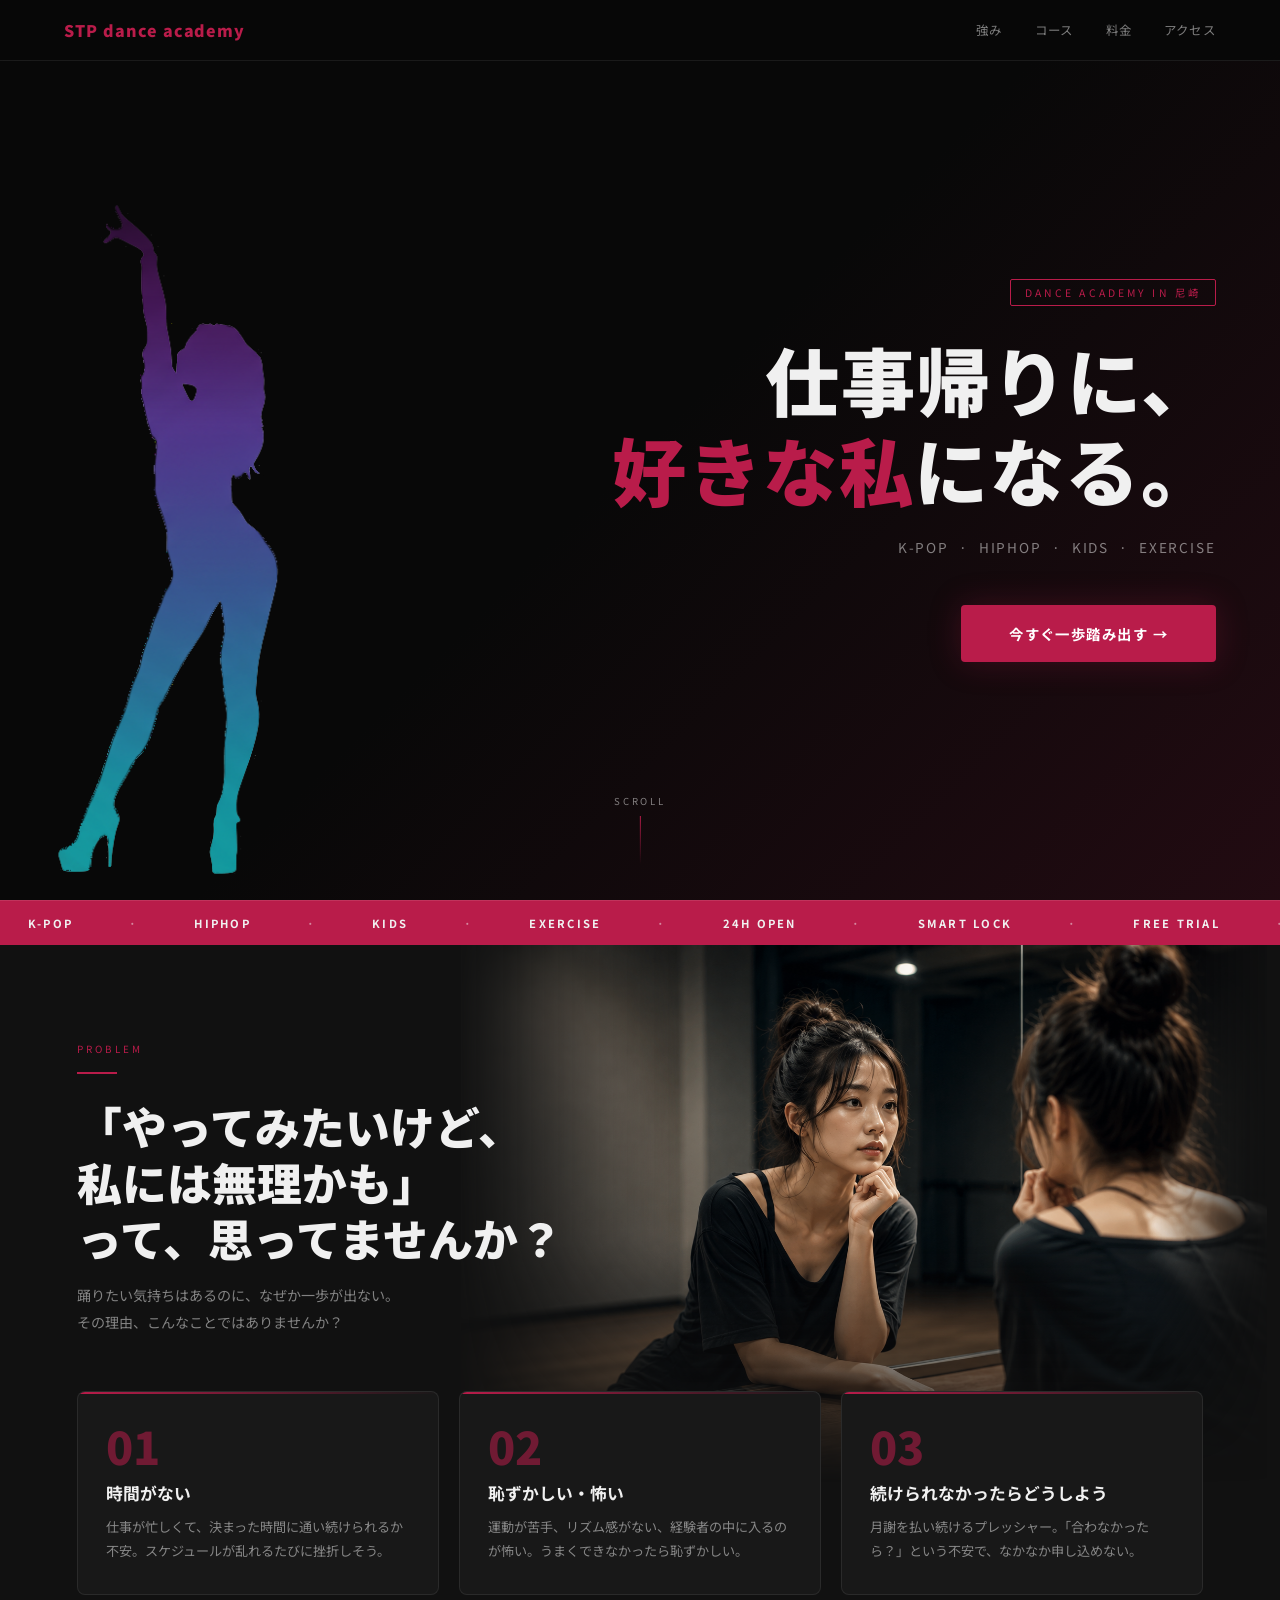
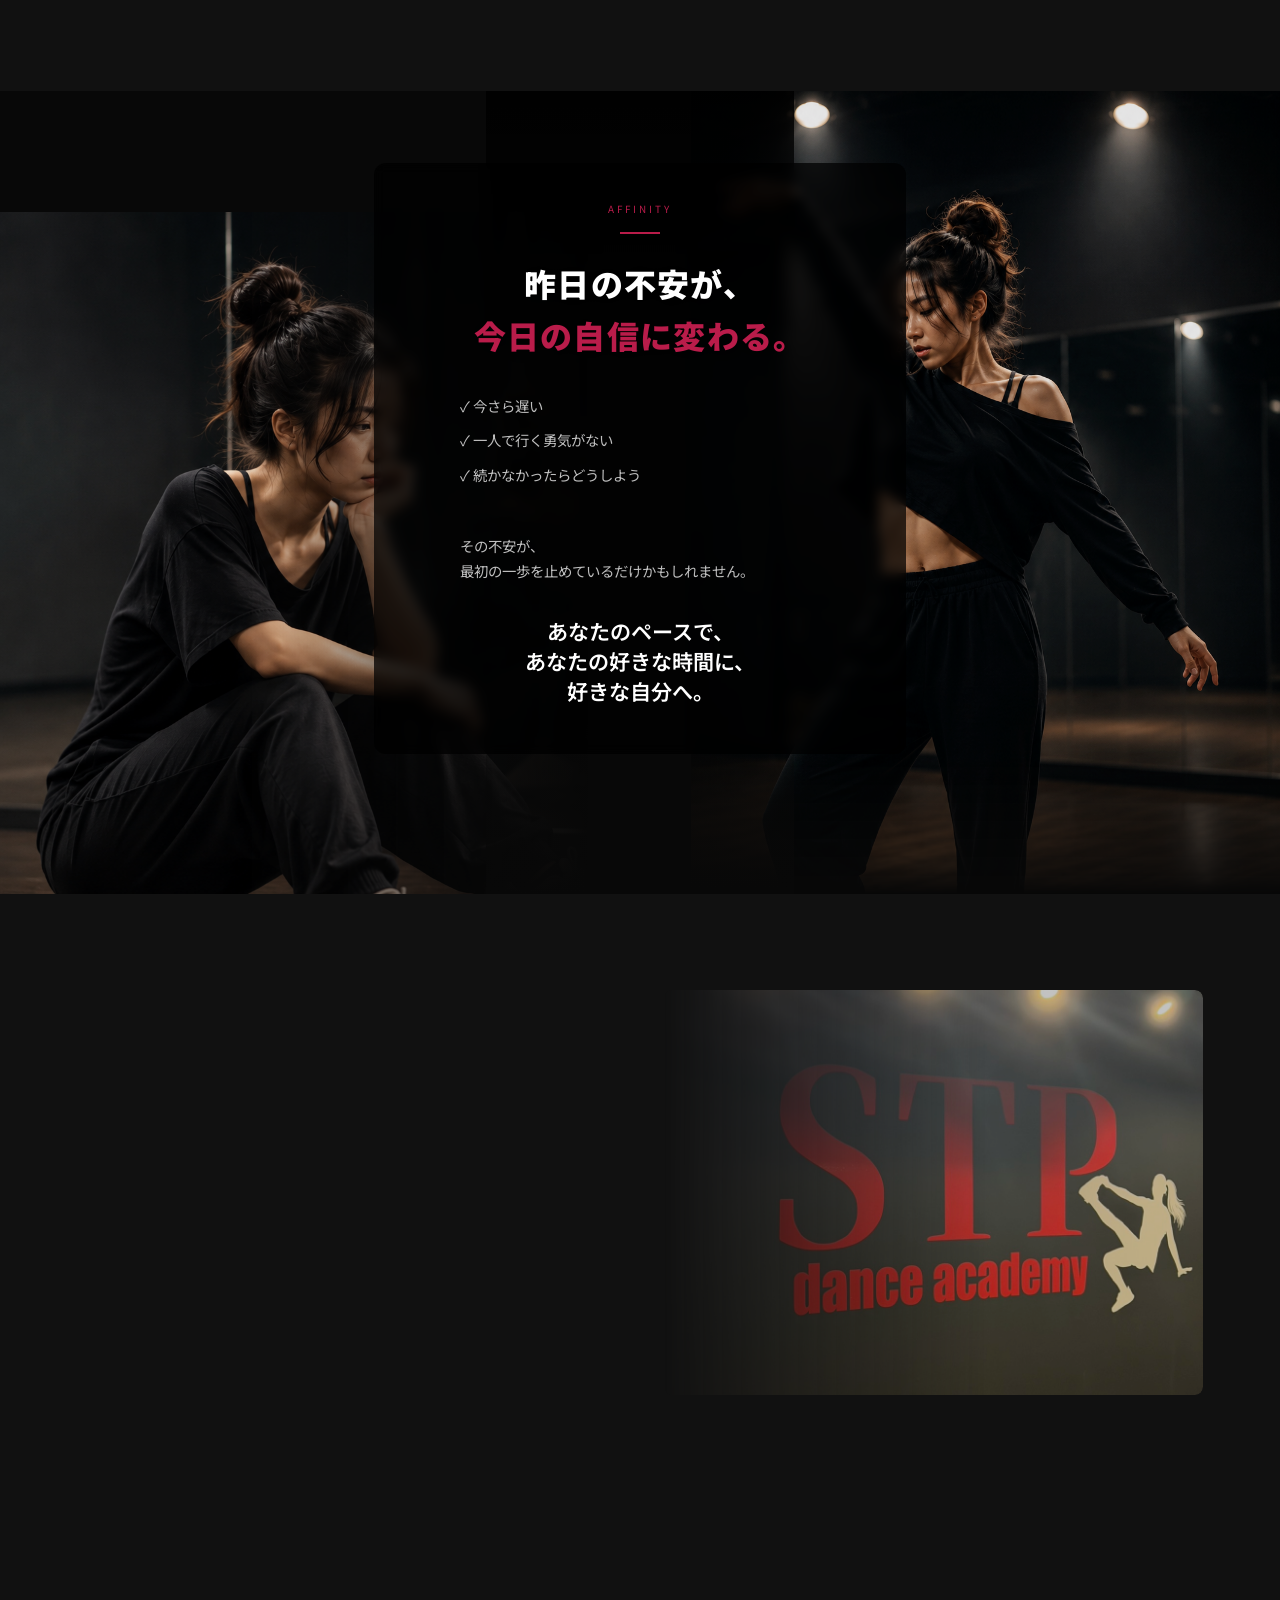
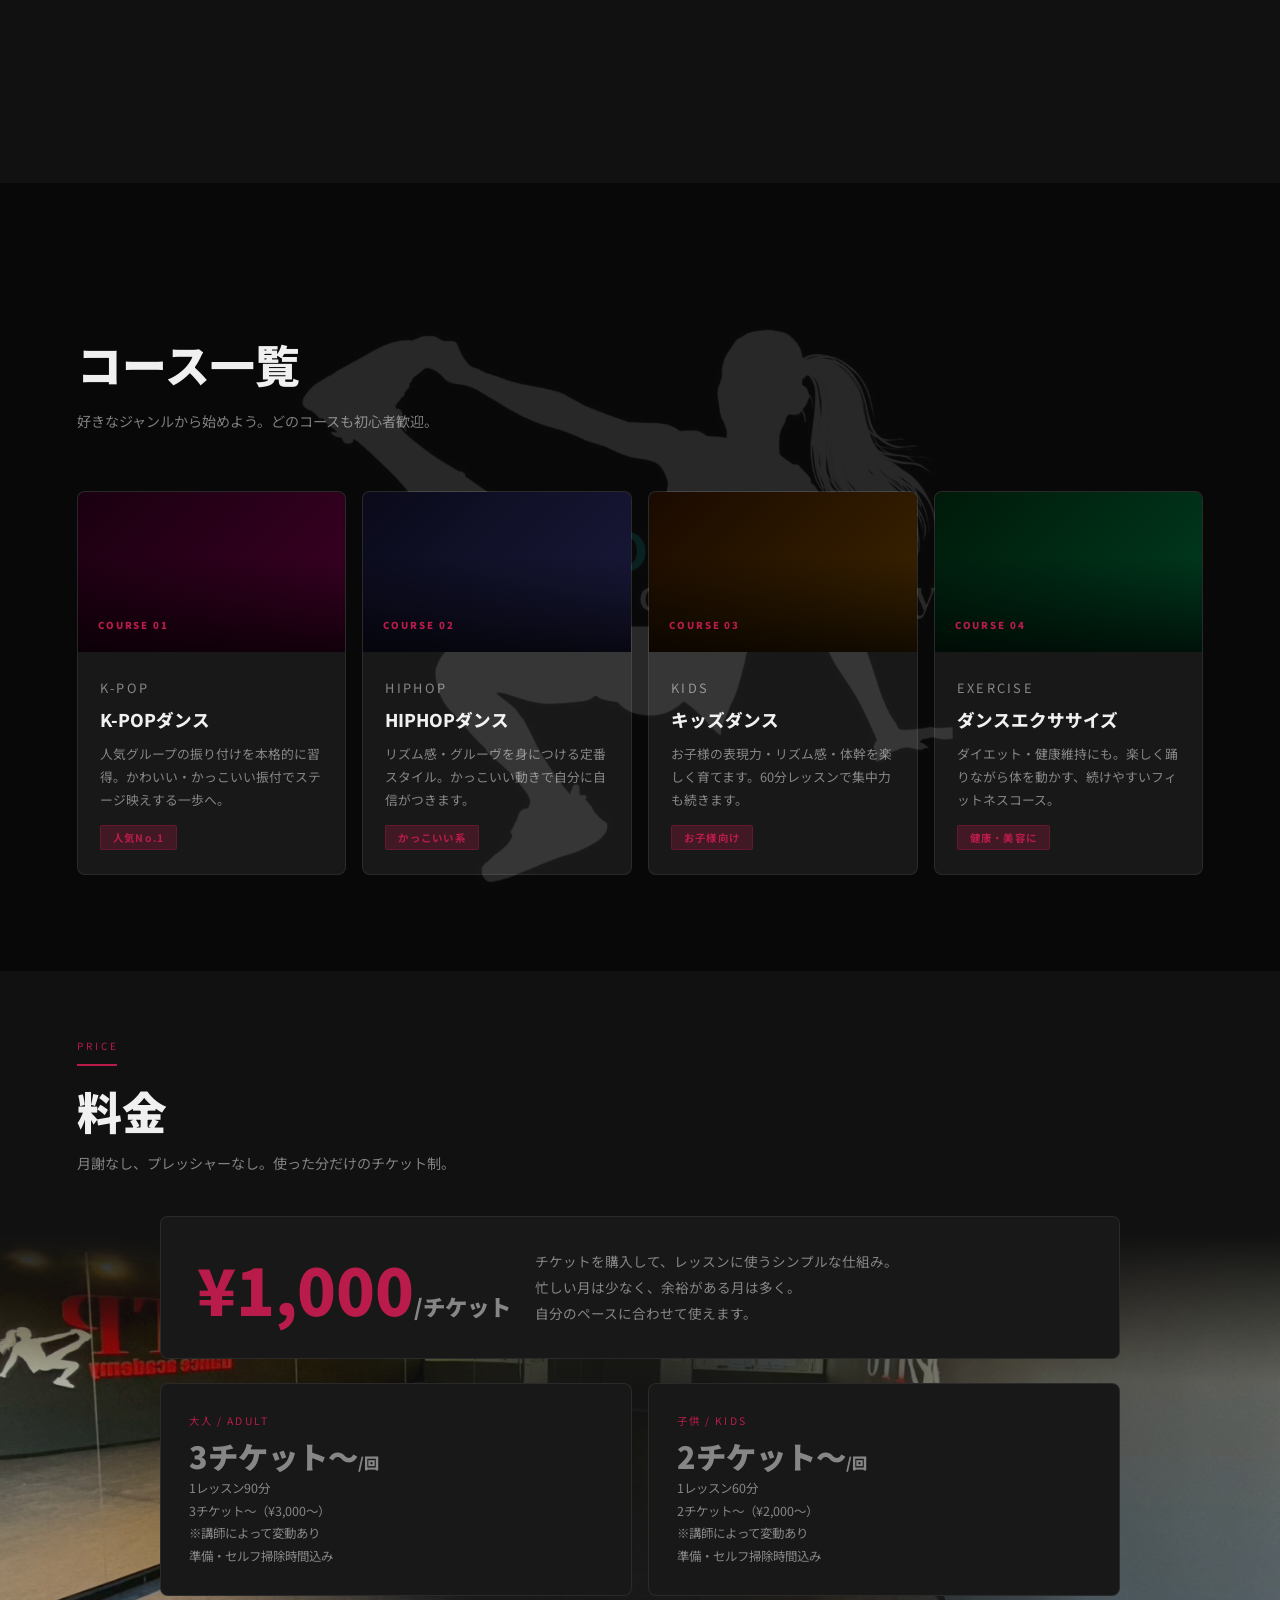
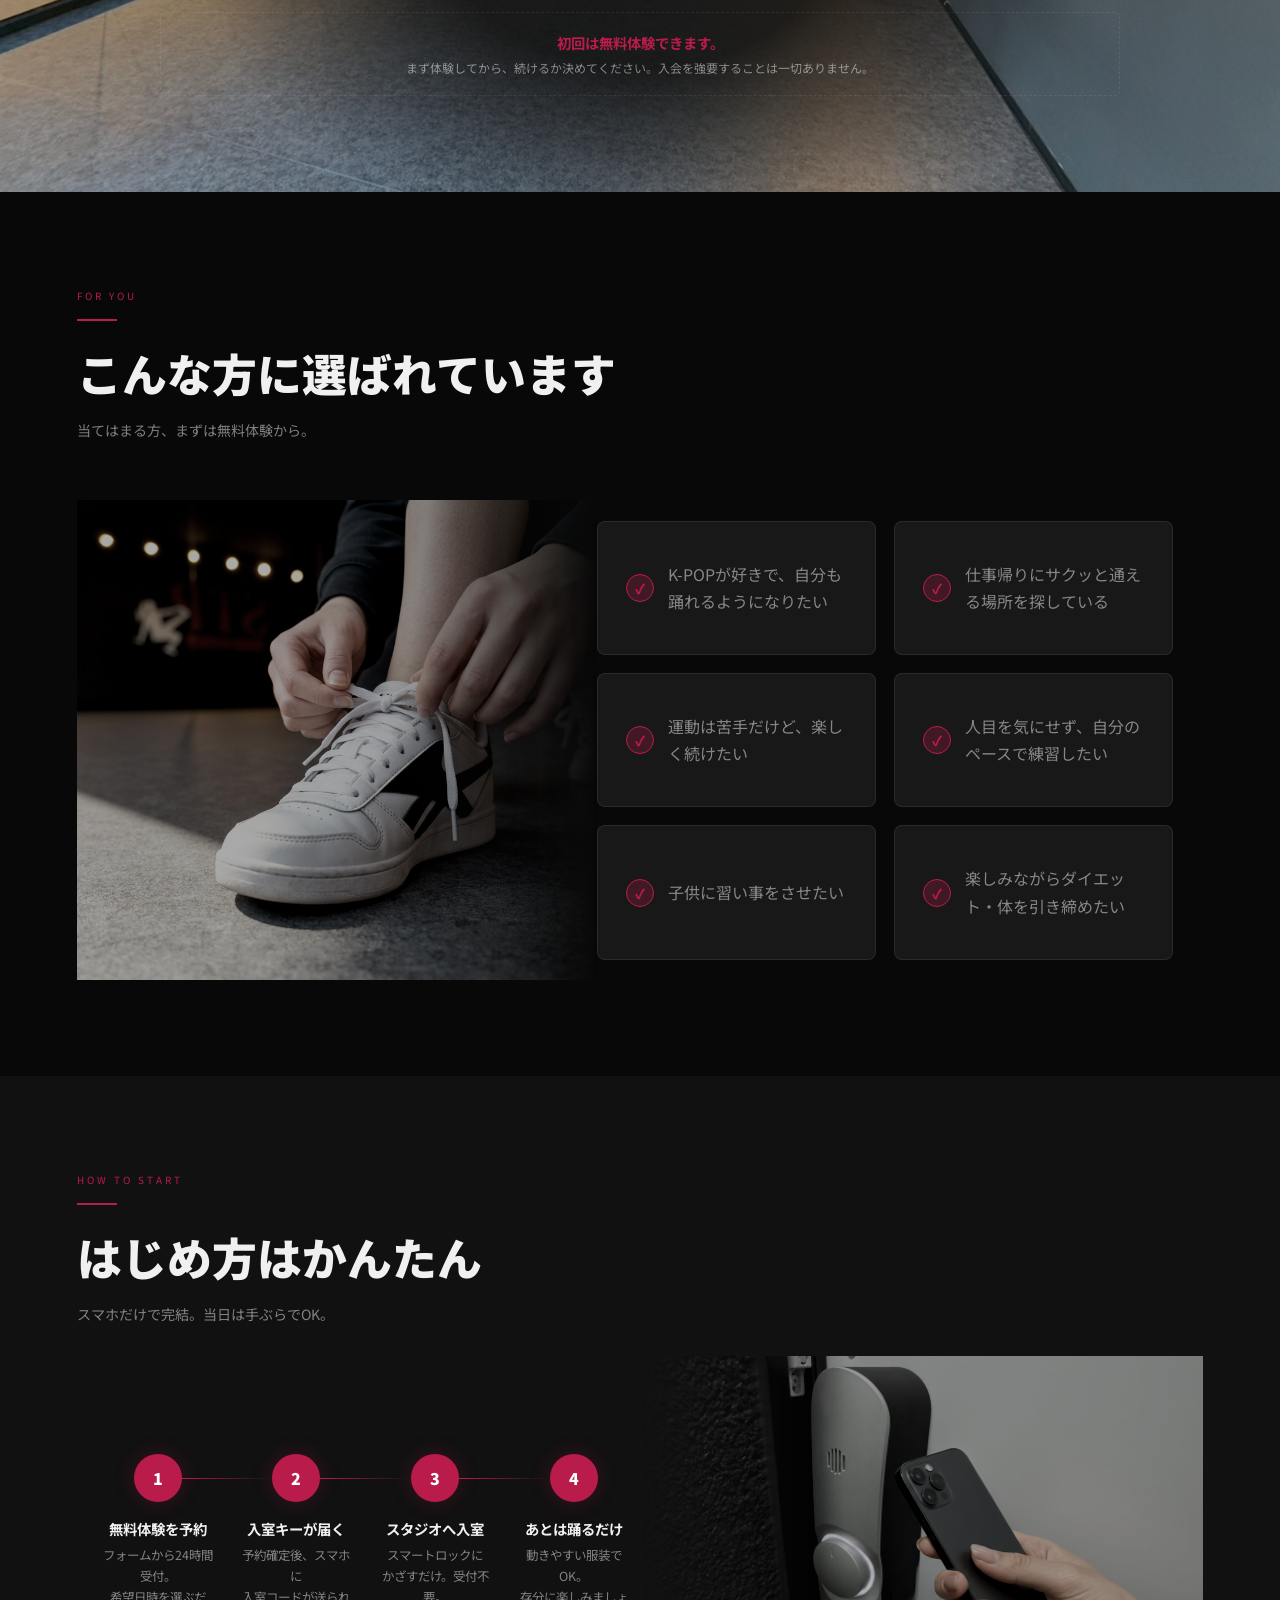
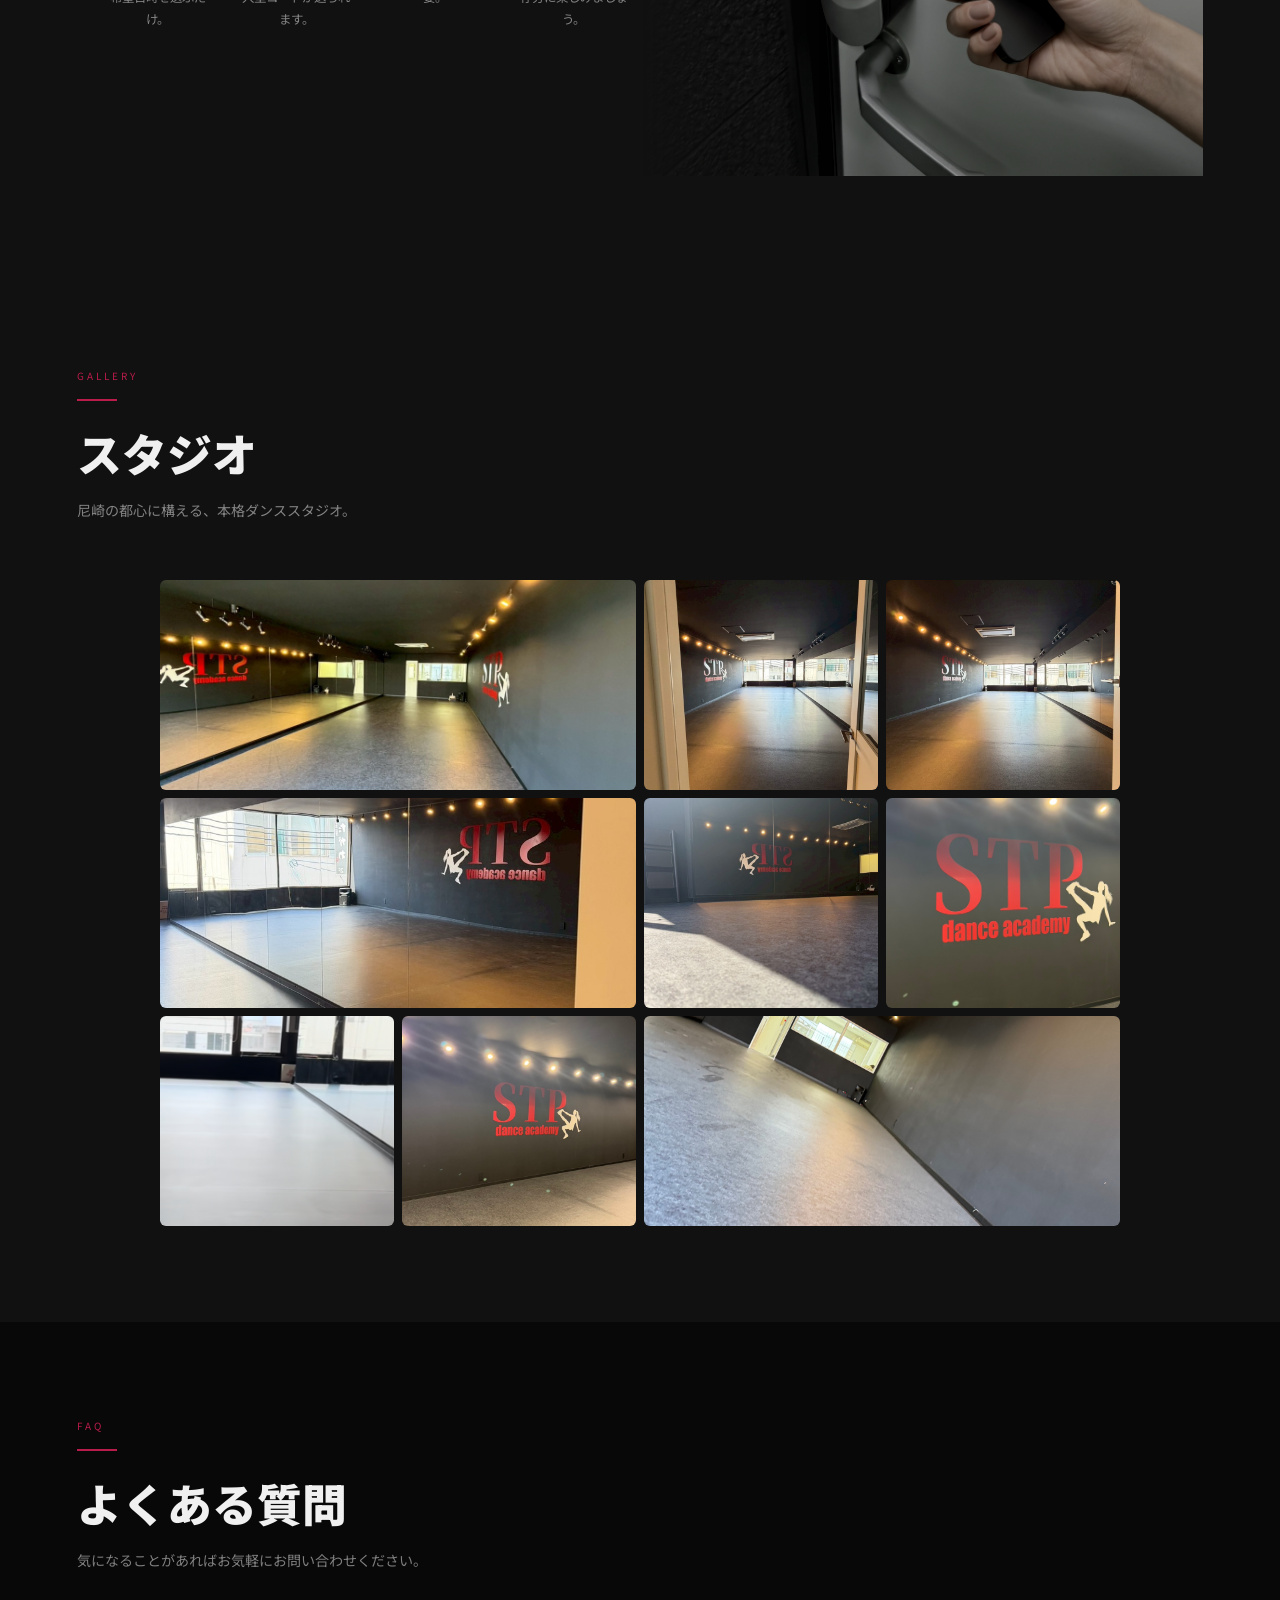
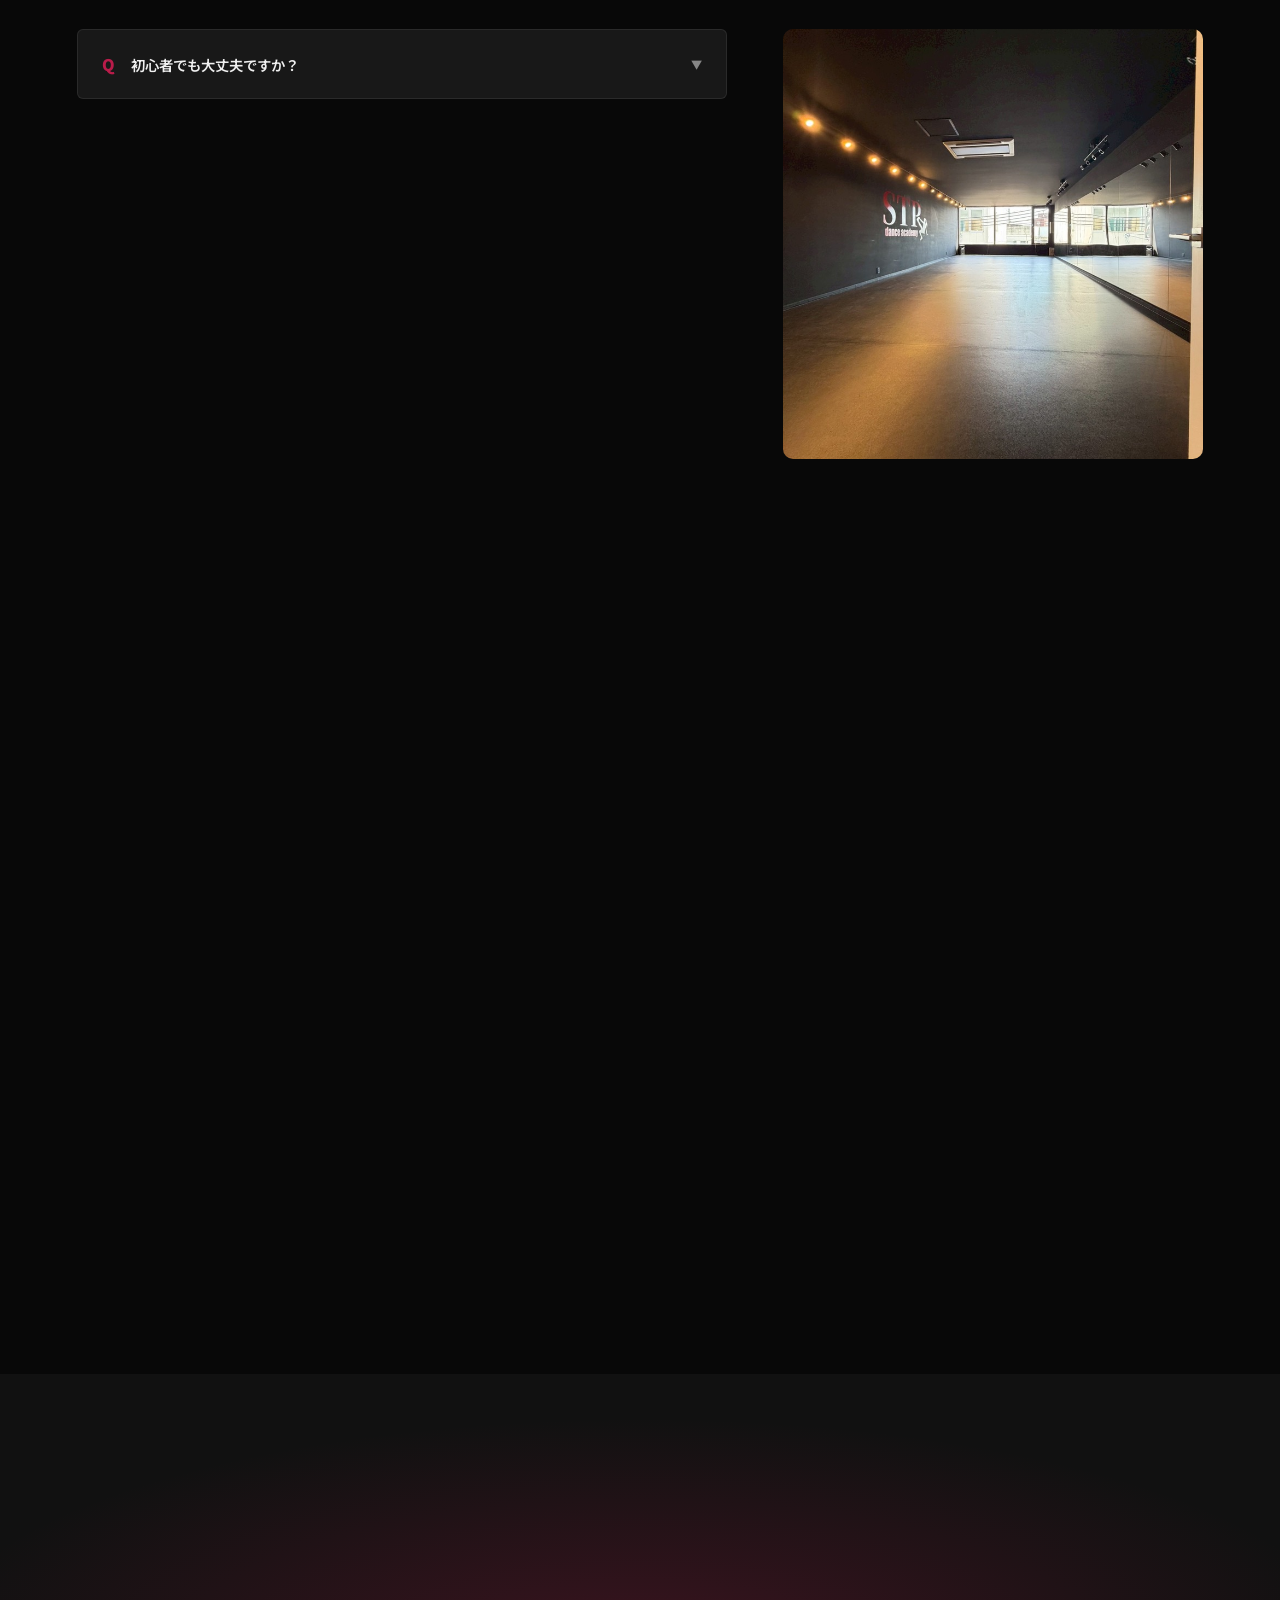
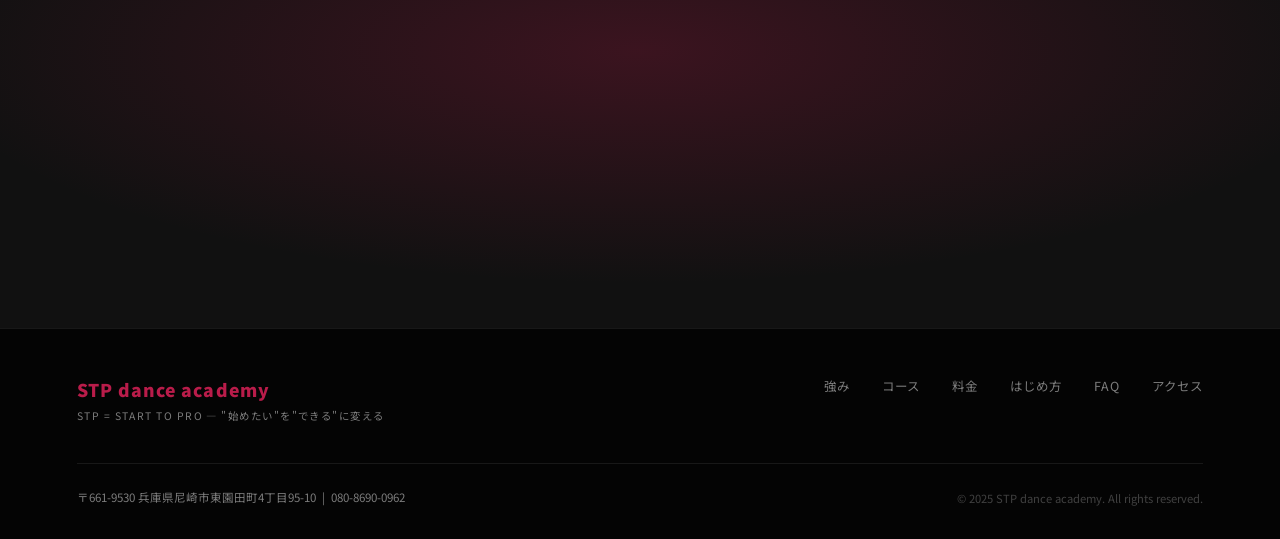
<file: index.html>
<!DOCTYPE html>
<html lang="ja">
<head>
  <meta charset="UTF-8">
  <meta name="viewport" content="width=device-width, initial-scale=1.0">
  <title>STP dance academy | 尼崎のダンスアカデミー</title>
  <link rel="preconnect" href="https://fonts.googleapis.com">
  <link href="https://fonts.googleapis.com/css2?family=Noto+Sans+JP:wght@400;700;900&display=swap" rel="stylesheet">
  <style>
    :root {
      --bg:       #080808;
      --mid:      #111111;
      --surface:  #181818;
      --red:      #b91c4a;
      --red-d:    #8b1538;
      --red-glow: rgba(185,28,74,0.25);
      --text:     #f0f0f0;
      --muted:    rgba(255,255,255,0.48);
      --border:   rgba(255,255,255,0.08);
    }
    *, *::before, *::after { box-sizing: border-box; margin: 0; padding: 0; }
    html { scroll-behavior: smooth; }
    body {
      background: var(--bg);
      color: var(--text);
      font-family: 'Noto Sans JP', 'Hiragino Sans', sans-serif;
      -webkit-font-smoothing: antialiased;
      overflow-x: hidden;
    }
    a { color: inherit; text-decoration: none; }
    img { display: block; max-width: 100%; }

    /* ====== NAV ====== */
    .nav {
      position: fixed; top: 0; left: 0; right: 0; z-index: 100;
      display: flex; align-items: center; justify-content: space-between;
      padding: 18px 5%;
      background: rgba(8,8,8,0.85);
      backdrop-filter: blur(16px);
      border-bottom: 1px solid var(--border);
      transition: background 0.3s;
    }
    .nav-logo {
      font-size: 1rem; font-weight: 900; letter-spacing: 0.06em; color: var(--red);
    }
    .nav-links {
      display: none; gap: 32px; font-size: 0.78rem;
      letter-spacing: 0.1em; color: var(--muted);
    }
    @media (min-width: 768px) {
      .nav-links { display: flex; }
      .nav-links a:hover { color: var(--text); }
    }
    .nav-cta {
      font-size: 0.78rem; font-weight: 700; letter-spacing: 0.1em;
      color: #fff; background: var(--red);
      padding: 10px 22px; border-radius: 4px;
      transition: background 0.2s;
    }
    .nav-cta:hover { background: var(--red-d); }

    /* ====== HERO ====== */
    .hero {
      position: relative; min-height: 100svh;
      display: flex; align-items: center;
      overflow: hidden;
    }
    .hero-bg {
      position: absolute; inset: -5%;
      z-index: 0;
    }
    .hero-bg video {
      width: 100%; height: 100%;
      object-fit: cover;
      filter: blur(7px);
      transform: scale(1.1);
      opacity: 0.6;
    }
    .hero-overlay {
      position: absolute; inset: 0; z-index: 1;
      background: linear-gradient(
        135deg,
        rgba(8,8,8,0.85) 0%,
        rgba(8,8,8,0.6) 50%,
        rgba(185,28,74,0.15) 100%
      );
    }
    .hero-content {
      position: relative; z-index: 2;
      padding: 120px 5% 80px;
      width: 100%;
      text-align: right;
    }
    .hero-label {
      display: inline-block;
      font-size: 0.65rem; letter-spacing: 0.3em; color: var(--red);
      border: 1px solid var(--red); border-radius: 2px;
      padding: 5px 14px; margin-bottom: 28px;
    }
    .hero-title {
      font-size: clamp(1.6rem, 5.8vw, 4.8rem);
      font-weight: 900; line-height: 1.2;
      letter-spacing: 0.02em; margin-bottom: 24px;
    }
    .hero-title .accent { color: var(--red); }
    .hero-sub {
      font-size: 0.85rem; letter-spacing: 0.14em;
      color: var(--muted); margin-bottom: 48px;
    }
    .hero-cta {
      display: inline-block;
      background: var(--red); color: #fff;
      font-size: 0.9rem; font-weight: 700; letter-spacing: 0.1em;
      padding: 18px 48px; border-radius: 4px;
      transition: background 0.2s, transform 0.2s, box-shadow 0.2s;
      box-shadow: 0 0 32px var(--red-glow);
    }
    .hero-cta:hover {
      background: var(--red-d);
      transform: translateY(-2px);
      box-shadow: 0 8px 40px rgba(185,28,74,0.5);
    }
    .hero-scroll {
      position: absolute; bottom: 36px; left: 50%; transform: translateX(-50%);
      z-index: 2; display: flex; flex-direction: column; align-items: center; gap: 8px;
    }
    .hero-scroll span {
      font-size: 0.6rem; letter-spacing: 0.3em; color: var(--muted);
    }
    .hero-dancer {
      position: absolute; z-index: 2;
      left: -8.5%; bottom: 0;
      height: 88%;
      width: auto;
      object-fit: contain;
      object-position: bottom;
      -webkit-mask-image: linear-gradient(to top, rgba(0,0,0,0.85) 60%, transparent 100%),
                          linear-gradient(to right, transparent 0%, rgba(0,0,0,1) 30%);
      -webkit-mask-composite: source-in;
      mask-image: linear-gradient(to top, rgba(0,0,0,0.85) 60%, transparent 100%),
                  linear-gradient(to right, transparent 0%, rgba(0,0,0,1) 30%);
      mask-composite: intersect;
      pointer-events: none;
    }
    @media (max-width: 768px) {
      .hero-dancer {
        height: 55%;
        left: -2%;
        opacity: 0.45;
      }
    }
    .scroll-line {
      width: 1px; height: 48px;
      background: linear-gradient(to bottom, var(--red), transparent);
      animation: scrollLine 2s ease-in-out infinite;
    }
    @keyframes scrollLine {
      0% { transform: scaleY(0); transform-origin: top; }
      50% { transform: scaleY(1); transform-origin: top; }
      51% { transform: scaleY(1); transform-origin: bottom; }
      100% { transform: scaleY(0); transform-origin: bottom; }
    }

    /* ====== TICKER ====== */
    .ticker {
      background: var(--red); overflow: hidden;
      padding: 14px 0; border-top: 1px solid rgba(255,255,255,0.1);
    }
    .ticker-track {
      display: flex; gap: 0;
      animation: ticker 28s linear infinite;
      white-space: nowrap;
    }
    .ticker-track span {
      font-size: 0.7rem; font-weight: 700; letter-spacing: 0.2em;
      padding: 0 28px;
    }
    .ticker-dot { opacity: 0.5; }
    @keyframes ticker { from { transform: translateX(0); } to { transform: translateX(-50%); } }

    /* ====== SECTION COMMON ====== */
    .section { padding: 96px 6%; }
    .section-label {
      font-size: 0.62rem; letter-spacing: 0.3em; color: var(--red);
      margin-bottom: 16px;
    }
    .section-title {
      font-size: clamp(1.8rem, 4vw, 2.8rem);
      font-weight: 900; line-height: 1.25;
      margin-bottom: 16px;
    }
    .section-sub {
      font-size: 0.88rem; color: var(--muted);
      line-height: 1.9; margin-bottom: 56px;
    }
    .section-divider {
      width: 40px; height: 2px; background: var(--red); margin-bottom: 24px;
    }

    /* ====== PROBLEM ====== */
    .problem { background: var(--mid); position: relative; overflow: hidden; }
    .problem-bg {
      position: absolute;
      top: 0; right: 0;
      width: 65%; height: 72%;
      background: url('images/hero-girl.png') center top / contain no-repeat;
      mask-image: linear-gradient(to right, transparent 0%, black 28%, black 85%, transparent 100%),
                  linear-gradient(to bottom, black 55%, transparent 100%);
      -webkit-mask-image: linear-gradient(to right, transparent 0%, black 28%, black 85%, transparent 100%),
                          linear-gradient(to bottom, black 55%, transparent 100%);
      mask-composite: intersect;
      -webkit-mask-composite: destination-in;
    }
    .problem-text { position: relative; z-index: 2; max-width: 52%; }
    @media (max-width: 767px) {
      .problem-bg { display: none; }
      .problem-text { max-width: 100%; }
    }
    .problem-cards {
      display: grid;
      grid-template-columns: repeat(auto-fit, minmax(260px, 1fr));
      gap: 20px; margin-top: 48px;
    }
    .problem-card {
      border: 1px solid var(--border); border-radius: 8px;
      padding: 32px 28px; background: var(--surface);
      position: relative; overflow: hidden;
    }
    .problem-card::before {
      content: '';
      position: absolute; top: 0; left: 0; right: 0; height: 2px;
      background: linear-gradient(90deg, var(--red), transparent);
    }
    .problem-card .num {
      font-size: 2.8rem; font-weight: 900; color: var(--red);
      opacity: 0.55; line-height: 1; margin-bottom: 12px;
    }
    .problem-card h3 {
      font-size: 1.05rem; font-weight: 700; margin-bottom: 10px;
    }
    .problem-card p {
      font-size: 0.82rem; color: var(--muted); line-height: 1.8;
    }
    .problem-card {
      transition: transform 0.3s ease, border-color 0.3s ease, box-shadow 0.3s ease;
    }
    .problem-card:hover {
      transform: translateY(-3px);
      border-color: var(--red);
      box-shadow: 0 0 20px rgba(185,28,74,0.25);
    }

    /* ====== AFFINITY ====== */
    .affinity {
      position: relative;
      background: var(--bg);
      text-align: center;
      overflow: hidden;
      padding: 72px 6% 140px;
      min-height: 600px;
    }
    .affinity-img {
      position: absolute;
      top: 0; bottom: 0;
      width: 46%;
      background-repeat: no-repeat;
    }
    .affinity-img-left {
      left: 0;
      background-image: url('images/affinity-left.png');
      background-size: auto 85%;
      background-position: left bottom;
      mask-image: linear-gradient(to right, black 0%, black 35%, transparent 100%),
                  linear-gradient(to bottom, transparent 0%, black 8%, black 100%);
      -webkit-mask-image: linear-gradient(to right, black 0%, black 35%, transparent 100%),
                          linear-gradient(to bottom, transparent 0%, black 8%, black 100%);
      mask-composite: intersect;
      -webkit-mask-composite: destination-in;
    }
    .affinity-img-right {
      right: 0;
      background-image: url('images/affinity-right.png');
      background-position: right top;
      background-size: auto 115%;
      filter: brightness(0.9);
      mask-image: linear-gradient(to bottom, black 0%, black 82%, transparent 100%);
      -webkit-mask-image: linear-gradient(to bottom, black 0%, black 82%, transparent 100%);
    }
    /* 上下グラデオーバーレイ */
    .affinity::before {
      content: '';
      position: absolute; left: 38%; right: 38%; top: 0;
      height: 30%;
      background: linear-gradient(to bottom, rgba(0,0,0,0.9), rgba(0,0,0,0.4));
      z-index: 1; pointer-events: none;
    }
    .affinity::after {
      content: '';
      position: absolute; left: 38%; right: 38%; bottom: 0;
      height: 25%;
      background: linear-gradient(to top, rgba(8,8,8,1), transparent);
      z-index: 1; pointer-events: none;
    }
    .affinity > *:not(.affinity-img) { position: relative; z-index: 2; }
    /* 中央テキストエリア */
    .affinity-inner {
      position: relative; z-index: 2;
      background: rgba(0,0,0,0.72);
      backdrop-filter: blur(6px);
      -webkit-backdrop-filter: blur(6px);
      border-radius: 12px;
      padding: 38px 46px 48px;
      max-width: 532px;
      margin: 0 auto;
    }
    .affinity-quote {
      max-width: 640px; margin: 0 auto 28px;
      font-size: clamp(1.4rem, 3.5vw, 2rem);
      font-weight: 900; line-height: 1.6;
      letter-spacing: 0.04em;
      color: #ffffff;
      text-align: center;
      text-shadow: 0 1px 16px rgba(0,0,0,0.8);
    }
    .affinity-quote .red { color: var(--red); }
    .affinity-checklist {
      margin-top: 24px;
      font-size: 0.9rem; color: rgba(255,255,255,0.75);
      line-height: 2.4; text-align: left;
      padding-left: 40px;
    }
    .affinity-desc {
      margin-top: 40px;
      font-size: 0.9rem; color: rgba(255,255,255,0.75);
      line-height: 1.8; text-align: left;
      padding-left: 40px;
    }
    .affinity-copy {
      margin-top: 32px;
      font-size: clamp(1.0rem, 2.5vw, 1.32rem);
      font-weight: 600;
      color: #fff;
      text-align: center;
      line-height: 1.42;
      word-break: keep-all;
      overflow-wrap: break-word;
      padding-bottom: 0;
    }
    .affinity-body {
      max-width: 560px; margin: 0 auto;
      font-size: 0.9rem; color: rgba(255,255,255,0.75);
      line-height: 2; text-align: left;
      padding-left: 40px;
    }

    /* ====== SOLUTION ====== */
    .solution { background: var(--mid); }

    /* 見出しエリア */
    .solution-head {
      display: grid;
      grid-template-columns: 1fr;
      gap: 32px;
      margin-bottom: 72px;
      align-items: center;
    }
    @media (min-width: 768px) {
      .solution-head { grid-template-columns: 1fr 1fr; gap: 48px; }
    }
    .solution-sub-label {
      font-size: 0.65rem; letter-spacing: 0.28em;
      color: var(--red); font-weight: 700;
      margin-bottom: 14px; display: block;
    }
    .solution-main-copy {
      font-size: clamp(2rem, 6vw, 3.6rem);
      font-weight: 900; line-height: 1.15;
      letter-spacing: 0.02em; color: #fff;
      margin-bottom: 0;
    }
    .solution-main-copy .red { color: var(--red); }
    .solution-note {
      font-size: clamp(0.95rem, 1.8vw, 1.15rem);
      color: var(--muted); margin-top: 20px;
      line-height: 1.9; letter-spacing: 0.04em;
    }

    /* 右画像コンポーネント（後から差し替え可） */
    .solution-img-wrap {
      display: none;
    }
    @media (min-width: 768px) {
      .solution-img-wrap {
        display: block;
        border-radius: 8px;
        overflow: hidden;
        aspect-ratio: 4 / 3;
        opacity: 0.75;
        align-self: start;
        mask-image: linear-gradient(to left, black 40%, transparent 100%);
        -webkit-mask-image: linear-gradient(to left, black 40%, transparent 100%);
      }
      /* Replace with actual studio / smart lock photo later */
      .solution-img-wrap img {
        width: 100%; height: 100%;
        object-fit: cover;
        object-position: center 40%;
        display: block;
        filter: brightness(0.75) contrast(1.05);
      }
    }

    /* カードグリッド */
    .solution-grid {
      display: grid;
      grid-template-columns: 1fr;
      gap: 20px;
    }
    @media (min-width: 640px) {
      .solution-grid { grid-template-columns: repeat(2, 1fr); }
    }
    @media (min-width: 960px) {
      .solution-grid { grid-template-columns: repeat(3, 1fr); }
    }

    /* カード */
    .sol-card {
      border: 1px solid var(--border); border-radius: 8px;
      padding: 59px 28px 47px; background: var(--surface);
      transition: border-color 0.25s ease, box-shadow 0.25s ease, transform 0.25s ease;
      position: relative; overflow: hidden;
      display: flex; flex-direction: column;
    }
    .sol-card:hover {
      border-color: var(--red);
      transform: translateY(-4px);
      box-shadow: 0 8px 28px rgba(185,28,74,0.18);
    }
    .sol-card::after {
      content: '';
      position: absolute; inset: 0;
      background: radial-gradient(circle at 0% 100%, var(--red-glow) 0%, transparent 60%);
      opacity: 0; transition: opacity 0.25s ease;
      pointer-events: none;
    }
    .sol-card:hover::after { opacity: 1; }

    /* アイコン — 全カード統一 */
    .sol-icon {
      width: 52px; height: 52px; border-radius: 10px;
      background: var(--red-glow); border: 1px solid rgba(185,28,74,0.3);
      display: flex; align-items: center; justify-content: center;
      flex-shrink: 0;
      margin-bottom: 20px;
    }
    /* ウォーターマーク共通 */
    .sol-watermark {
      position: absolute;
      pointer-events: none;
      z-index: 0;
      opacity: 0.14;
    }
    .sol-watermark svg {
      display: block;
      stroke: #fff; fill: none;
      stroke-width: 1.2; stroke-linecap: round; stroke-linejoin: round;
    }
    /* 時計：右下から見切れ、縮小 */
    .sol-watermark-clock {
      right: -8%; bottom: -12%;
      width: 70%;
      transform: scale(0.8);
      transform-origin: bottom right;
    }
    .sol-watermark-clock svg { width: 100%; height: auto; }
    /* 楕円3つ：右寄せ・上下反転 */
    .sol-watermark-people {
      right: -28%; top: -15%;
      width: 72%;
      opacity: 0.042;
      transform: scaleY(-1);
    }
    .sol-watermark-people svg { width: 100%; height: auto; }
    /* チケット：右上固定、縮小・浅い回転 */
    .sol-watermark-ticket {
      right: -14%; top: -10%;
      width: 48%;
      transform: rotate(6deg);
      transform-origin: top right;
    }
    .sol-watermark-ticket svg { width: 100%; height: auto; }
    .sol-card > *:not(.sol-watermark):not(.sol-watermark-clock):not(.sol-watermark-people):not(.sol-watermark-ticket) { position: relative; z-index: 1; }
    .sol-card > h3, .sol-card > p { position: relative; z-index: 1; }
    .sol-card h3 {
      font-size: 1.2rem; font-weight: 800;
      margin-bottom: 12px; letter-spacing: 0.03em;
      color: #fff; line-height: 1.4;
    }
    .sol-card p {
      font-size: 0.83rem; color: rgba(255,255,255,0.72); line-height: 1.85;
      flex: 1;
    }

    /* ====== COURSES ====== */
    .courses { background: var(--bg); position: relative; overflow: hidden; }
    .courses::before {
      content: '';
      position: absolute;
      inset: 0;
      background: url('images/logo-bg.jpeg') center/70% no-repeat;
      filter: invert(1);
      mix-blend-mode: screen;
      opacity: 0.13;
      pointer-events: none;
    }
    .courses-grid {
      display: grid;
      grid-template-columns: repeat(auto-fit, minmax(220px, 1fr));
      gap: 16px;
    }
    .course-card {
      border: 1px solid var(--border); border-radius: 8px;
      overflow: hidden; background: var(--surface);
      transition: border-color 0.3s, transform 0.3s;
    }
    .course-card:hover { border-color: rgba(185,28,74,0.5); transform: translateY(-4px); }
    .course-header {
      height: 160px; display: flex; align-items: flex-end;
      padding: 20px; position: relative; overflow: hidden;
    }
    .course-bg {
      position: absolute; inset: 0;
      background-size: cover; background-position: center;
    }
    .course-bg-kpop   { background: linear-gradient(135deg, #1a0010, #3d0025); }
    .course-bg-hiphop { background: linear-gradient(135deg, #0a0a1a, #1a1a3d); }
    .course-bg-kids   { background: linear-gradient(135deg, #1a0a00, #3d2500); }
    .course-bg-ex     { background: linear-gradient(135deg, #001a0a, #003d20); }
    .course-header::after {
      content: '';
      position: absolute; inset: 0;
      background: linear-gradient(to top, rgba(0,0,0,0.7) 0%, transparent 60%);
    }
    .course-num {
      position: relative; z-index: 1;
      font-size: 0.6rem; font-weight: 900; letter-spacing: 0.2em;
      color: var(--red);
    }
    .course-body { padding: 24px 22px; }
    .course-tag {
      font-size: 0.65rem; letter-spacing: 0.18em; color: var(--red);
      margin-bottom: 8px;
    }
    .course-body h3 {
      font-size: 1.1rem; font-weight: 800; margin-bottom: 10px;
    }
    .course-body p {
      font-size: 0.8rem; color: var(--muted); line-height: 1.8;
    }
    .course-badge {
      display: inline-block; margin-top: 14px;
      font-size: 0.65rem; font-weight: 700; letter-spacing: 0.12em;
      background: var(--red-glow); border: 1px solid rgba(185,28,74,0.3);
      color: var(--red); padding: 4px 12px; border-radius: 2px;
    }

    /* ====== PRICE ====== */
    .price {
      background: var(--mid);
      position: relative;
      overflow: hidden;
    }
    .price::before {
      content: '';
      position: absolute; inset: 0; z-index: 0;
      background: url('images/price-bg.jpg') center / cover no-repeat;
      opacity: 0.7;
    }
    .price::after {
      content: '';
      position: absolute; inset: 0; z-index: 1;
      background:
        linear-gradient(to bottom,
          rgba(17,17,17,1)   0%,
          rgba(17,17,17,1)   32%,
          rgba(17,17,17,0)   50%
        ),
        radial-gradient(ellipse 54% 60% at 50% 68%,
          rgba(17,17,17,0.90) 0%,
          rgba(17,17,17,0.90) 28%,
          rgba(17,17,17,0.12) 65%,
          rgba(17,17,17,0)    100%
        );
    }
    @media (max-width: 767px) {
      .price::before { opacity: 0.45; }
      .price::after {
        background: rgba(17,17,17,0.72);
      }
    }
    .price > * { position: relative; z-index: 2; }
    .price.section { padding-top: 67px; }
    .price .section-label { margin-bottom: 11px; }
    .price .section-divider { margin-bottom: 17px; }
    .price .section-title { margin-bottom: 11px; }
    .price .section-sub { margin-bottom: 39px; }
    .price-wrap {
      max-width: 960px; margin: 0 auto;
    }
    .ticket-intro {
      display: flex; align-items: center; gap: 24px;
      border: 1px solid var(--border); border-radius: 8px;
      padding: 32px 36px; background: var(--surface);
      margin-bottom: 24px;
    }
    @media (max-width: 640px) {
      .ticket-intro {
        flex-direction: column; align-items: flex-start; gap: 12px; padding: 24px 20px;
        background: rgba(18,18,18,0.78);
        backdrop-filter: blur(6px);
        -webkit-backdrop-filter: blur(6px);
        border-color: rgba(255,255,255,0.14);
      }
    }
    .ticket-big {
      font-size: clamp(2.8rem, 6vw, 4rem); font-weight: 900;
      color: var(--red); line-height: 1; white-space: nowrap;
    }
    .ticket-big small { font-size: 0.35em; color: var(--muted); }
    .ticket-desc { font-size: 0.85rem; color: var(--muted); line-height: 1.9; }
    .price-cards {
      display: grid; grid-template-columns: 1fr 1fr; gap: 16px;
    }
    @media (max-width: 560px) { .price-cards { grid-template-columns: 1fr; } }
    .price-card {
      border: 1px solid var(--border); border-radius: 8px;
      padding: 28px; background: var(--surface);
    }
    @media (max-width: 767px) {
      .price-card {
        background: rgba(18,18,18,0.78);
        backdrop-filter: blur(6px);
        -webkit-backdrop-filter: blur(6px);
        border-color: rgba(255,255,255,0.14);
      }
    }
    .price-card .plan {
      font-size: 0.65rem; letter-spacing: 0.2em; color: var(--red); margin-bottom: 10px;
    }
    .price-card .amount {
      font-size: 1.9rem; font-weight: 900; margin-bottom: 6px;
      line-height: 1;
    }
    .price-card .amount small { font-size: 0.5em; color: var(--muted); }
    .price-card p { font-size: 0.78rem; color: var(--muted); line-height: 1.8; }
    .price-note {
      margin-top: 16px; font-size: 0.75rem; color: var(--muted);
      line-height: 1.9; text-align: center;
      border: 1px dashed var(--border); border-radius: 6px; padding: 16px;
    }
    .price-note .free {
      color: var(--red); font-weight: 700; font-size: 0.9rem;
    }

    /* ====== NARROW ====== */
    .narrow { background: var(--bg); overflow: hidden; position: relative; }
    .narrow::before {
      content: '';
      position: absolute; inset: 0; z-index: 0;
      background: url('images/narrow-shoes.png') center 30% / cover no-repeat;
      opacity: 0.18;
    }
    @media (min-width: 768px) { .narrow::before { display: none; } }
    .narrow > * { position: relative; z-index: 1; }
    .narrow-inner {
      display: grid;
      grid-template-columns: 1fr;
      gap: 40px;
      align-items: center;
    }
    @media (min-width: 768px) {
      .narrow-inner { grid-template-columns: 520px 1fr; gap: 0; }
    }
    .narrow-list {
      display: grid;
      grid-template-columns: 1fr;
      gap: 16px;
    }
    @media (min-width: 480px) {
      .narrow-list { grid-template-columns: repeat(2, 1fr); }
    }
    @media (min-width: 768px) {
      .narrow-list { gap: 18px; padding-right: 5%; }
    }
    .narrow-img {
      display: none;
      height: 480px;
    }
    @media (min-width: 768px) { .narrow-img { display: block; } }
    .narrow-img img {
      width: 100%; height: 100%;
      object-fit: cover;
      object-position: center 30%;
      display: block;
      filter: brightness(0.65) contrast(1.1) saturate(0.55);
      mask-image: linear-gradient(to left, transparent 0%, rgba(0,0,0,0.6) 18%, black 40%, black 100%);
      -webkit-mask-image: linear-gradient(to left, transparent 0%, rgba(0,0,0,0.6) 18%, black 40%, black 100%);
    }
    .narrow-item {
      display: flex; align-items: center; gap: 14px;
      padding: 28px 22px; border: 1px solid rgba(255,255,255,0.14); border-radius: 8px;
      background: rgba(18,18,18,0.82);
      backdrop-filter: blur(6px);
      -webkit-backdrop-filter: blur(6px);
    }
    @media (min-width: 768px) {
      .narrow-item {
        padding: 39px 28px;
        background: var(--surface);
        backdrop-filter: none;
        -webkit-backdrop-filter: none;
        border: 1px solid var(--border);
      }
    }
    .narrow-check {
      width: 28px; height: 28px; border-radius: 50%;
      background: var(--red-glow); border: 1px solid var(--red);
      display: flex; align-items: center; justify-content: center;
      color: var(--red); font-weight: 900; font-size: 0.85rem;
      flex-shrink: 0;
    }
    .narrow-item p { font-size: 0.88rem; line-height: 1.7; color: rgba(255,255,255,0.92); }
    @media (min-width: 768px) { .narrow-item p { font-size: 1.0rem; color: var(--muted); } }

    /* ====== HOW TO ====== */
    .howto { background: var(--mid); overflow: hidden; }
    .howto .section-sub { margin-bottom: 28px; }
    .howto-inner {
      display: grid;
      grid-template-columns: 1fr;
      gap: 0;
      align-items: center;
    }
    @media (min-width: 768px) {
      .howto-inner { grid-template-columns: 1fr 560px; }
    }
    .howto-steps-wrap { padding-left: 2%; }
    @media (max-width: 767px) { .howto-steps-wrap { padding-left: 0; } }
    .howto-img {
      display: none;
      height: 420px;
    }
    @media (min-width: 768px) { .howto-img { display: block; } }
    .howto-img img {
      width: 100%; height: 100%;
      object-fit: cover; object-position: center;
      display: block;
      filter: brightness(0.68) contrast(1.1) saturate(0.6);
      mask-image: linear-gradient(to right, transparent 0%, rgba(0,0,0,0.4) 12%, black 36%, black 100%);
      -webkit-mask-image: linear-gradient(to right, transparent 0%, rgba(0,0,0,0.4) 12%, black 36%, black 100%);
    }
    .steps {
      display: flex; gap: 0;
      flex-direction: column;
    }
    @media (min-width: 640px) {
      .steps { flex-direction: row; }
    }
    .step {
      flex: 1; position: relative;
      display: flex; flex-direction: column; align-items: center;
      text-align: center; padding: 0 10px 48px;
    }
    .step:not(:last-child)::after {
      content: '';
      position: absolute;
    }
    @media (min-width: 640px) {
      .step:not(:last-child)::after {
        top: 24px; left: calc(50% + 24px);
        width: calc(100% - 48px); height: 1px;
        background: linear-gradient(90deg, var(--red), transparent);
      }
    }
    @media (max-width: 639px) {
      .step:not(:last-child)::after {
        left: 24px; top: 48px;
        width: 1px; height: calc(100% - 48px);
        background: linear-gradient(to bottom, var(--red), transparent);
      }
      .step { flex-direction: row; text-align: left; align-items: flex-start; gap: 20px; }
    }
    .step-num {
      width: 48px; height: 48px; border-radius: 50%;
      background: var(--red); color: #fff;
      display: flex; align-items: center; justify-content: center;
      font-size: 1rem; font-weight: 900;
      flex-shrink: 0; margin-bottom: 16px;
      box-shadow: 0 0 20px var(--red-glow);
    }
    @media (max-width: 639px) { .step-num { margin-bottom: 0; } }
    .step h3 { font-size: 0.9rem; font-weight: 700; margin-bottom: 6px; }
    .step p  { font-size: 0.78rem; color: var(--muted); line-height: 1.7; }

    /* ====== FAQ ====== */
    .faq { background: var(--bg); }
    .faq-inner {
      display: grid;
      grid-template-columns: 1fr;
      gap: 48px;
      align-items: start;
    }
    @media (min-width: 900px) {
      .faq-inner { grid-template-columns: 1fr 420px; gap: 56px; align-items: start; }
    }
    .faq-list { display: flex; flex-direction: column; gap: 2px; }
    .faq-photo {
      display: none;
    }
    @media (min-width: 900px) {
      .faq-photo {
        display: block;
        border-radius: 10px;
        overflow: hidden;
      }
      .faq-photo img {
        width: 100%; height: 100%;
        object-fit: cover;
        object-position: center;
        display: block;
      }
    }
    .faq-item {
      border: 1px solid var(--border); border-radius: 6px;
      background: var(--surface); overflow: hidden;
    }
    .faq-q {
      width: 100%; text-align: left; background: none; border: none; cursor: pointer;
      padding: 22px 24px; display: flex; align-items: center; gap: 16px;
      color: var(--text); font-size: 0.9rem; font-weight: 600;
      font-family: inherit;
      transition: color 0.2s;
    }
    .faq-q:hover { color: var(--red); }
    .faq-q .q-mark {
      color: var(--red); font-weight: 900; font-size: 1rem; flex-shrink: 0;
    }
    .faq-q .faq-arrow {
      margin-left: auto; color: var(--muted); transition: transform 0.3s;
      font-size: 0.7rem;
    }
    .faq-item.open .faq-arrow { transform: rotate(180deg); }
    .faq-a {
      max-height: 0; overflow: hidden;
      transition: max-height 0.35s ease, padding 0.35s ease;
      padding: 0 24px;
      font-size: 0.85rem; color: var(--muted); line-height: 1.9;
    }
    .faq-item.open .faq-a { max-height: 200px; padding: 0 24px 22px; }

    /* ====== GALLERY ====== */
    .gallery { background: var(--mid); }
    .gallery-grid {
      display: grid;
      grid-template-columns: repeat(3, 1fr);
      grid-auto-rows: 180px;
      gap: 8px; max-width: 960px;
      margin-left: auto; margin-right: auto;
      width: 100%;
    }
    @media (min-width: 640px) {
      .gallery-grid {
        grid-template-columns: repeat(4, 1fr);
        grid-auto-rows: 210px;
      }
    }
    .gc {
      border-radius: 6px; overflow: hidden;
      background-size: cover; background-position: center;
      transition: opacity 0.3s;
    }
    .gc:hover { opacity: 0.85; }
    .gc-1 { background: url('images/studio-g1.jpeg') center/cover; grid-column: span 2; }
    .gc-2 { background: url('images/studio-g2.jpeg') center/cover; }
    .gc-3 { background: url('images/studio-g3.jpeg') center/cover; }
    .gc-4 { background: url('images/studio-g4.jpeg') center/cover; grid-column: span 2; }
    .gc-5 { background: url('images/studio-g5.jpeg') center/cover; }
    .gc-6 { background: url('images/studio-02.JPG') center 50%/cover; }
    .gc-7 { background: url('images/studio-floor.png') center/cover; }
    .gc-8 { background: url('images/studio-stp.jpeg') center/cover; }
    .gc-9 { background: url('images/studio-01.jpeg') center/cover; grid-column: span 2; }

    /* ====== ACCESS ====== */
    .access { background: var(--bg); }
    .access-inner {
      display: grid; gap: 24px;
      grid-template-columns: 1fr;
    }
    @media (min-width: 640px) {
      .access-inner { grid-template-columns: 1fr 1fr; }
    }
    @media (min-width: 960px) {
      .access-inner { grid-template-columns: 1fr 1fr; gap: 28px; overflow: hidden; }
      .access-visuals {
        display: grid;
        grid-template-columns: 1fr 280px;
        gap: 8px;
        transform: translateX(-10%);
        width: 110%;
      }
    }
    .access-photos {
      height: 360px;
      border-radius: 8px;
      overflow: hidden;
      border: 1px solid var(--border);
    }
    @media (max-width: 959px) {
      .access-photos { height: 240px; }
    }
    .access-photos img {
      width: 100%; height: 100%;
      object-fit: cover; object-position: right top;
      display: block;
    }
    .access-info dt {
      font-size: 0.65rem; letter-spacing: 0.2em; color: var(--red);
      margin-bottom: 6px; margin-top: 20px;
    }
    .access-info dt:first-child { margin-top: 0; }
    .access-info dd {
      font-size: 0.88rem; line-height: 1.8; color: var(--text);
    }
    .access-sns {
      display: inline-flex; align-items: center; gap: 10px;
      padding: 12px 20px; border: 1px solid var(--border); border-radius: 6px;
      font-size: 0.82rem; color: var(--muted);
      transition: border-color 0.2s, color 0.2s;
    }
    .access-sns:hover { border-color: var(--red); color: var(--text); }
    .access-map {
      border-radius: 8px; overflow: hidden;
      border: 1px solid var(--border);
      height: 360px;
    }
    .access-map iframe {
      width: 100%; height: 100%; border: 0; display: block;
    }

    /* ====== CTA BAND ====== */
    .cta-band {
      padding: 100px 6%; text-align: center;
      background: var(--mid);
      position: relative; overflow: hidden;
    }
    .cta-band::before {
      content: '';
      position: absolute; inset: 0;
      background: radial-gradient(ellipse 80% 60% at 50% 50%, var(--red-glow) 0%, transparent 70%);
      pointer-events: none;
    }
    .cta-band .label {
      font-size: 0.65rem; letter-spacing: 0.3em; color: var(--red);
      display: block; margin-bottom: 20px;
    }
    .cta-band h2 {
      font-size: clamp(1.8rem, 5vw, 3rem);
      font-weight: 900; margin-bottom: 16px; line-height: 1.3;
    }
    .cta-band p {
      font-size: 0.88rem; color: var(--muted); margin-bottom: 40px; line-height: 1.9;
    }
    .btn-cta {
      display: inline-block;
      background: var(--red); color: #fff;
      font-size: 1rem; font-weight: 700; letter-spacing: 0.1em;
      padding: 20px 60px; border-radius: 4px;
      box-shadow: 0 0 40px rgba(185,28,74,0.4);
      transition: background 0.2s, transform 0.2s;
    }
    .btn-cta:hover { background: var(--red-d); transform: translateY(-3px); }
    .cta-note {
      margin-top: 16px; font-size: 0.72rem; color: var(--muted); letter-spacing: 0.08em;
    }

    /* ====== FOOTER ====== */
    .footer {
      background: #040404; border-top: 1px solid var(--border);
      padding: 48px 6% 32px;
    }
    .footer-inner {
      display: flex; flex-wrap: wrap; gap: 32px;
      justify-content: space-between; align-items: flex-start;
      margin-bottom: 40px;
    }
    .footer-logo {
      font-size: 1.1rem; font-weight: 900; color: var(--red); letter-spacing: 0.06em;
    }
    .footer-tagline {
      font-size: 0.65rem; color: var(--muted); letter-spacing: 0.14em; margin-top: 6px;
    }
    .footer-nav {
      display: flex; flex-wrap: wrap; gap: 20px 32px;
    }
    .footer-nav a {
      font-size: 0.78rem; color: var(--muted); letter-spacing: 0.08em;
      transition: color 0.2s;
    }
    .footer-nav a:hover { color: var(--red); }
    .footer-bottom {
      border-top: 1px solid var(--border); padding-top: 24px;
      display: flex; flex-wrap: wrap; gap: 12px;
      justify-content: space-between; align-items: center;
    }
    .footer-copy { font-size: 0.7rem; color: var(--muted); opacity: 0.5; }
    .footer-addr { font-size: 0.72rem; color: var(--muted); line-height: 1.7; }

    /* フローティングCTA */
    .float-cta {
      position: fixed; bottom: 24px; right: 20px; z-index: 200;
      background: var(--red); color: #fff;
      font-size: 0.8rem; font-weight: 700; letter-spacing: 0.08em;
      padding: 13px 24px; border-radius: 4px;
      box-shadow: 0 6px 24px rgba(185,28,74,0.4);
      opacity: 0; pointer-events: none;
      transition: background 0.2s, transform 0.2s, opacity 0.4s ease;
    }
    .float-cta.visible { opacity: 1; pointer-events: auto; }
    .float-cta:hover { background: var(--red-d); transform: translateY(-2px); }

    /* reveal */
    .reveal { opacity: 0; transform: translateY(32px); transition: opacity 0.8s ease, transform 0.8s ease; }
    .reveal.active { opacity: 1; transform: none; }
    .delay-1 { transition-delay: 0.1s; }
    .delay-2 { transition-delay: 0.2s; }
    .delay-3 { transition-delay: 0.3s; }
    .delay-4 { transition-delay: 0.4s; }
  </style>
</head>
<body>

  <a href="#cta" class="float-cta">無料体験してみる</a>

  <!-- NAV -->
  <nav class="nav">
    <div class="nav-logo">STP dance academy</div>
    <div class="nav-links">
      <a href="#solution">強み</a>
      <a href="#courses">コース</a>
      <a href="#price">料金</a>
      <a href="#access">アクセス</a>
    </div>
  </nav>

  <!-- HERO -->
  <section class="hero" id="hero">
    <div class="hero-bg">
      <video autoplay muted loop playsinline>
        <source src="images/hero-video.mp4" type="video/mp4">
      </video>
    </div>
    <div class="hero-overlay"></div>
    <img src="images/dancer-hero.png" alt="" class="hero-dancer">
    <div class="hero-content">
      <p class="hero-label reveal">DANCE ACADEMY IN 尼崎</p>
      <h1 class="hero-title reveal delay-1">
        仕事帰りに、<br><span class="accent">好きな私</span>になる。
      </h1>
      <p class="hero-sub reveal delay-2">K-POP &nbsp;·&nbsp; HIPHOP &nbsp;·&nbsp; KIDS &nbsp;·&nbsp; EXERCISE</p>
      <a href="#cta" class="hero-cta reveal delay-3">今すぐ一歩踏み出す →</a>
    </div>
    <div class="hero-scroll">
      <span>SCROLL</span>
      <div class="scroll-line"></div>
    </div>
  </section>

  <!-- TICKER -->
  <div class="ticker">
    <div class="ticker-track">
      <span>K-POP</span><span class="ticker-dot">·</span>
      <span>HIPHOP</span><span class="ticker-dot">·</span>
      <span>KIDS</span><span class="ticker-dot">·</span>
      <span>EXERCISE</span><span class="ticker-dot">·</span>
      <span>24H OPEN</span><span class="ticker-dot">·</span>
      <span>SMART LOCK</span><span class="ticker-dot">·</span>
      <span>FREE TRIAL</span><span class="ticker-dot">·</span>
      <span>AMAGASAKI</span><span class="ticker-dot">·</span>
      <span>K-POP</span><span class="ticker-dot">·</span>
      <span>HIPHOP</span><span class="ticker-dot">·</span>
      <span>KIDS</span><span class="ticker-dot">·</span>
      <span>EXERCISE</span><span class="ticker-dot">·</span>
      <span>24H OPEN</span><span class="ticker-dot">·</span>
      <span>SMART LOCK</span><span class="ticker-dot">·</span>
      <span>FREE TRIAL</span><span class="ticker-dot">·</span>
      <span>AMAGASAKI</span><span class="ticker-dot">·</span>
    </div>
  </div>

  <!-- PROBLEM -->
  <section class="problem section" id="problem">
    <div class="problem-bg"></div>
    <div class="problem-text">
      <p class="section-label reveal">PROBLEM</p>
      <div class="section-divider reveal"></div>
      <h2 class="section-title reveal">
        「やってみたいけど、<br>私には無理かも」<br>って、思ってませんか？
      </h2>
      <p class="section-sub reveal delay-1">
        踊りたい気持ちはあるのに、なぜか一歩が出ない。<br>
        その理由、こんなことではありませんか？
      </p>
    </div>
    <div class="problem-cards">
      <div class="problem-card reveal delay-1">
        <div class="num">01</div>
        <h3>時間がない</h3>
        <p>仕事が忙しくて、決まった時間に通い続けられるか不安。スケジュールが乱れるたびに挫折しそう。</p>
      </div>
      <div class="problem-card reveal delay-2">
        <div class="num">02</div>
        <h3>恥ずかしい・怖い</h3>
        <p>運動が苦手、リズム感がない、経験者の中に入るのが怖い。うまくできなかったら恥ずかしい。</p>
      </div>
      <div class="problem-card reveal delay-3">
        <div class="num">03</div>
        <h3>続けられなかったらどうしよう</h3>
        <p>月謝を払い続けるプレッシャー。「合わなかったら？」という不安で、なかなか申し込めない。</p>
      </div>
    </div>
  </section>

  <!-- AFFINITY -->
  <section class="affinity section" id="affinity">
    <div class="affinity-img affinity-img-left"></div>
    <div class="affinity-img affinity-img-right"></div>
    <div class="affinity-inner reveal">
      <p class="section-label" style="text-align:center;">AFFINITY</p>
      <div class="section-divider" style="margin: 0 auto 24px;"></div>
      <p class="affinity-quote">
        昨日の不安が、<br><span class="red">今日の自信に変わる。</span>
      </p>
      <div class="affinity-checklist">
        ✓ 今さら遅い<br>
        ✓ 一人で行く勇気がない<br>
        ✓ 続かなかったらどうしよう
      </div>
      <div class="affinity-desc">
        その不安が、<br>最初の一歩を止めているだけかもしれません。
      </div>
      <p class="affinity-copy">
        あなたのペースで、<br>
        あなたの好きな時間に、<br>
        好きな自分へ。
      </p>
    </div>
  </section>

  <!-- SOLUTION -->
  <section class="solution section" id="solution">
    <div class="solution-head">
      <div class="reveal">
        <span class="solution-sub-label">SOLUTION — STPが選ばれる3つの理由</span>
        <div class="section-divider" style="margin-bottom:20px;"></div>
        <h2 class="solution-main-copy">もう、<span class="red">諦めなくていい。</span></h2>
        <p class="solution-note">"やってみたい"を、続けられる仕組みがあります。</p>
      </div>
      <!-- Replace with actual studio / smart lock photo later -->
      <div class="solution-img-wrap reveal delay-1">
        <img src="images/studio-02.JPG" alt="">
      </div>
    </div>
    <div class="solution-grid">

      <!-- カード1：時計ウォーターマーク -->
      <div class="sol-card reveal delay-1">
        <div class="sol-watermark sol-watermark-clock" aria-hidden="true">
          <svg viewBox="0 0 24 24" xmlns="http://www.w3.org/2000/svg">
            <circle cx="12" cy="12" r="10"/><polyline points="12 6 12 12 16 14"/>
          </svg>
        </div>
        <h3>仕事帰りでも、通える。</h3>
        <p>受付不要のスマートロック入室。<br>仕事終わりでも、早朝でも、あなたのタイミングでレッスンへ。</p>
      </div>

      <!-- カード2：楕円3つ（抽象・コミュニティ） -->
      <div class="sol-card reveal delay-2">
        <div class="sol-watermark sol-watermark-people" aria-hidden="true">
          <svg viewBox="0 0 160 220" xmlns="http://www.w3.org/2000/svg" fill="none">
            <!-- 左：やや低め -->
            <!-- 左：やや小さめ・低め -->
            <ellipse cx="38" cy="132" rx="27" ry="72" stroke="#ffffff" stroke-width="2.85"/>
            <!-- 中央：最大・高め -->
            <ellipse cx="82" cy="106" rx="31" ry="90" stroke="#ffffff" stroke-width="2.85"/>
            <!-- 右：中くらい・中高さ -->
            <ellipse cx="126" cy="118" rx="29" ry="80" stroke="#ffffff" stroke-width="2.85"/>
          </svg>
        </div>
        <h3>初心者でも、気後れしない。</h3>
        <p>初心者向けクラスも充実。<br>同じ"はじめて"の仲間がいるから、安心して参加できます。</p>
      </div>

      <!-- カード3：チケットウォーターマーク -->
      <div class="sol-card reveal delay-3">
        <div class="sol-watermark sol-watermark-ticket" aria-hidden="true">
          <svg viewBox="0 0 24 24" xmlns="http://www.w3.org/2000/svg" stroke-width="0.92">
            <path d="M2 9a3 3 0 0 1 0 6v2a2 2 0 0 0 2 2h16a2 2 0 0 0 2-2v-2a3 3 0 0 1 0-6V7a2 2 0 0 0-2-2H4a2 2 0 0 0-2 2Z"/>
            <line x1="9" y1="9" x2="9" y2="15"/><line x1="15" y1="9" x2="15" y2="15"/>
          </svg>
        </div>
        <h3>無理なく、続けられる。</h3>
        <p>月謝のプレッシャーではなく、使った分だけ。<br>忙しい月でも、自分のペースで続けられます。</p>
      </div>
    </div>
  </section>

  <!-- COURSES -->
  <section class="courses section" id="courses">
    <p class="section-label reveal">COURSES</p>
    <div class="section-divider reveal"></div>
    <h2 class="section-title reveal">コース一覧</h2>
    <p class="section-sub reveal delay-1">好きなジャンルから始めよう。どのコースも初心者歓迎。</p>
    <div class="courses-grid">
      <div class="course-card reveal delay-1">
        <div class="course-header">
          <div class="course-bg course-bg-kpop"></div>
          <span class="course-num">COURSE 01</span>
        </div>
        <div class="course-body">
          <p class="course-tag">K-POP</p>
          <h3>K-POPダンス</h3>
          <p>人気グループの振り付けを本格的に習得。かわいい・かっこいい振付でステージ映えする一歩へ。</p>
          <span class="course-badge">人気No.1</span>
        </div>
      </div>
      <div class="course-card reveal delay-2">
        <div class="course-header">
          <div class="course-bg course-bg-hiphop"></div>
          <span class="course-num">COURSE 02</span>
        </div>
        <div class="course-body">
          <p class="course-tag">HIPHOP</p>
          <h3>HIPHOPダンス</h3>
          <p>リズム感・グルーヴを身につける定番スタイル。かっこいい動きで自分に自信がつきます。</p>
          <span class="course-badge">かっこいい系</span>
        </div>
      </div>
      <div class="course-card reveal delay-3">
        <div class="course-header">
          <div class="course-bg course-bg-kids"></div>
          <span class="course-num">COURSE 03</span>
        </div>
        <div class="course-body">
          <p class="course-tag">KIDS</p>
          <h3>キッズダンス</h3>
          <p>お子様の表現力・リズム感・体幹を楽しく育てます。60分レッスンで集中力も続きます。</p>
          <span class="course-badge">お子様向け</span>
        </div>
      </div>
      <div class="course-card reveal delay-4">
        <div class="course-header">
          <div class="course-bg course-bg-ex"></div>
          <span class="course-num">COURSE 04</span>
        </div>
        <div class="course-body">
          <p class="course-tag">EXERCISE</p>
          <h3>ダンスエクササイズ</h3>
          <p>ダイエット・健康維持にも。楽しく踊りながら体を動かす、続けやすいフィットネスコース。</p>
          <span class="course-badge">健康・美容に</span>
        </div>
      </div>
    </div>
  </section>

  <!-- PRICE -->
  <section class="price section" id="price">
    <p class="section-label reveal">PRICE</p>
    <div class="section-divider reveal"></div>
    <h2 class="section-title reveal">料金</h2>
    <p class="section-sub reveal delay-1">月謝なし、プレッシャーなし。使った分だけのチケット制。</p>
    <div class="price-wrap">
      <div class="ticket-intro reveal delay-1">
        <div class="ticket-big">¥1,000<small>/チケット</small></div>
        <p class="ticket-desc">
          チケットを購入して、レッスンに使うシンプルな仕組み。<br>
          忙しい月は少なく、余裕がある月は多く。<br>
          自分のペースに合わせて使えます。
        </p>
      </div>
      <div class="price-cards">
        <div class="price-card reveal delay-2">
          <p class="plan">大人 / ADULT</p>
          <p class="amount">3チケット〜<small>/回</small></p>
          <p>1レッスン90分<br>3チケット〜（¥3,000〜）<br>※講師によって変動あり<br>準備・セルフ掃除時間込み</p>
        </div>
        <div class="price-card reveal delay-3">
          <p class="plan">子供 / KIDS</p>
          <p class="amount">2チケット〜<small>/回</small></p>
          <p>1レッスン60分<br>2チケット〜（¥2,000〜）<br>※講師によって変動あり<br>準備・セルフ掃除時間込み</p>
        </div>
      </div>
      <div class="price-note reveal delay-4">
        <p><span class="free">初回は無料体験できます。</span><br>
        まず体験してから、続けるか決めてください。入会を強要することは一切ありません。</p>
      </div>
    </div>
  </section>

  <!-- NARROW -->
  <section class="narrow section" id="narrow">
    <p class="section-label reveal">FOR YOU</p>
    <div class="section-divider reveal"></div>
    <h2 class="section-title reveal">こんな方に選ばれています</h2>
    <p class="section-sub reveal delay-1">当てはまる方、まずは無料体験から。</p>
    <div class="narrow-inner">
      <div class="narrow-img reveal delay-2">
        <img src="images/narrow-shoes.png" alt="ダンスシューズを履く">
      </div>
      <div class="narrow-list">
        <div class="narrow-item reveal delay-1">
          <div class="narrow-check">✓</div>
          <p>K-POPが好きで、自分も踊れるようになりたい</p>
        </div>
        <div class="narrow-item reveal delay-2">
          <div class="narrow-check">✓</div>
          <p>仕事帰りにサクッと通える場所を探している</p>
        </div>
        <div class="narrow-item reveal delay-1">
          <div class="narrow-check">✓</div>
          <p>運動は苦手だけど、楽しく続けたい</p>
        </div>
        <div class="narrow-item reveal delay-2">
          <div class="narrow-check">✓</div>
          <p>人目を気にせず、自分のペースで練習したい</p>
        </div>
        <div class="narrow-item reveal delay-3">
          <div class="narrow-check">✓</div>
          <p>子供に習い事をさせたい</p>
        </div>
        <div class="narrow-item reveal delay-3">
          <div class="narrow-check">✓</div>
          <p>楽しみながらダイエット・体を引き締めたい</p>
        </div>
      </div>
    </div>
  </section>

  <!-- HOW TO -->
  <section class="howto section" id="howto">
    <p class="section-label reveal">HOW TO START</p>
    <div class="section-divider reveal"></div>
    <h2 class="section-title reveal">はじめ方はかんたん</h2>
    <p class="section-sub reveal delay-1">スマホだけで完結。当日は手ぶらでOK。</p>
    <div class="howto-inner">
      <div class="howto-steps-wrap">
        <div class="steps">
          <div class="step reveal delay-1">
            <div class="step-num">1</div>
            <div>
              <h3>無料体験を予約</h3>
              <p>フォームから24時間受付。<br>希望日時を選ぶだけ。</p>
            </div>
          </div>
          <div class="step reveal delay-2">
            <div class="step-num">2</div>
            <div>
              <h3>入室キーが届く</h3>
              <p>予約確定後、スマホに<br>入室コードが送られます。</p>
            </div>
          </div>
          <div class="step reveal delay-3">
            <div class="step-num">3</div>
            <div>
              <h3>スタジオへ入室</h3>
              <p>スマートロックに<br>かざすだけ。受付不要。</p>
            </div>
          </div>
          <div class="step reveal delay-4">
            <div class="step-num">4</div>
            <div>
              <h3>あとは踊るだけ</h3>
              <p>動きやすい服装でOK。<br>存分に楽しみましょう。</p>
            </div>
          </div>
        </div>
      </div>
      <div class="howto-img reveal delay-2">
        <img src="images/howto-smartlock.png" alt="スマートロックでかんたん入室">
      </div>
    </div>
  </section>

  <!-- GALLERY -->
  <section class="gallery section">
    <p class="section-label reveal">GALLERY</p>
    <div class="section-divider reveal"></div>
    <h2 class="section-title reveal">スタジオ</h2>
    <p class="section-sub reveal delay-1">尼崎の都心に構える、本格ダンススタジオ。</p>
    <div class="gallery-grid">
      <div class="gc gc-1"></div>
      <div class="gc gc-2"></div>
      <div class="gc gc-3"></div>
      <div class="gc gc-4"></div>
      <div class="gc gc-5"></div>
      <div class="gc gc-6"></div>
      <div class="gc gc-7"></div>
      <div class="gc gc-8"></div>
      <div class="gc gc-9"></div>
    </div>
  </section>

  <!-- FAQ -->
  <section class="faq section" id="faq">
    <p class="section-label reveal">FAQ</p>
    <div class="section-divider reveal"></div>
    <h2 class="section-title reveal">よくある質問</h2>
    <p class="section-sub reveal delay-1">気になることがあればお気軽にお問い合わせください。</p>
    <div class="faq-inner">
    <div class="faq-list">
      <div class="faq-item reveal delay-1">
        <button class="faq-q">
          <span class="q-mark">Q</span>
          初心者でも大丈夫ですか？
          <span class="faq-arrow">▼</span>
        </button>
        <div class="faq-a">もちろんです。経験ゼロから始める方が多いです。完全無人のプライベート空間なので、他の人の目を気にせず練習できます。</div>
      </div>
      <div class="faq-item reveal delay-1">
        <button class="faq-q">
          <span class="q-mark">Q</span>
          服装や持ち物は？
          <span class="faq-arrow">▼</span>
        </button>
        <div class="faq-a">動きやすい服装であればなんでもOKです。スニーカーをお持ちください。着替えはスタジオ内でできます。</div>
      </div>
      <div class="faq-item reveal delay-2">
        <button class="faq-q">
          <span class="q-mark">Q</span>
          一人でも通えますか？
          <span class="faq-arrow">▼</span>
        </button>
        <div class="faq-a">もちろんです。完全予約制の無人スタジオなので、一人でもリラックスして練習できます。お友達と来ることも歓迎です。</div>
      </div>
      <div class="faq-item reveal delay-2">
        <button class="faq-q">
          <span class="q-mark">Q</span>
          無料体験後、入会を強制されますか？
          <span class="faq-arrow">▼</span>
        </button>
        <div class="faq-a">一切ありません。体験後に「続けたい」と思ったら、その場でチケットを購入するだけ。しつこい勧誘は行っていません。</div>
      </div>
      <div class="faq-item reveal delay-3">
        <button class="faq-q">
          <span class="q-mark">Q</span>
          子供は何歳から参加できますか？
          <span class="faq-arrow">▼</span>
        </button>
        <div class="faq-a">キッズコースは小学生〜中学生を主な対象としています。年齢や経験によって対応できる内容が変わりますので、お気軽にご相談ください。</div>
      </div>
      <div class="faq-item reveal delay-3">
        <button class="faq-q">
          <span class="q-mark">Q</span>
          チケットに有効期限はありますか？
          <span class="faq-arrow">▼</span>
        </button>
        <div class="faq-a">チケットの有効期限については、予約システム（山田太郎）の申し込みページでご確認ください。</div>
      </div>
    </div>
    <div class="faq-photo">
      <img src="images/faq-studio.jpeg" alt="STP dance academy スタジオ内観">
    </div>
    </div>
  </section>

  <!-- ACCESS -->
  <section class="access section" id="access">
    <p class="section-label reveal">ACCESS</p>
    <div class="section-divider reveal"></div>
    <h2 class="section-title reveal">アクセス</h2>
    <div class="access-inner">
      <dl class="access-info reveal delay-1">
        <dt>スタジオ名</dt>
        <dd>STP dance academy</dd>
        <dt>住所</dt>
        <dd>〒661-9530<br>兵庫県尼崎市東園田町4丁目95-10</dd>
        <dt>アクセス</dt>
        <dd>阪急神戸線「園田駅」より徒歩2分</dd>
        <dt>電話</dt>
        <dd>080-8690-0962</dd>
        <dt>営業時間</dt>
        <dd>24時間（レッスンスケジュールによる）</dd>
        <dt>定休日</dt>
        <dd>なし</dd>
        <dt>SNS</dt>
        <dd style="margin-top: 10px;">
          <a href="https://www.instagram.com/stpdanceacademy" target="_blank" class="access-sns">
            📷 @stpdanceacademy
          </a>
        </dd>
      </dl>
      <div class="access-visuals">
        <div class="access-map reveal delay-2">
          <iframe
            src="https://www.google.com/maps/embed?pb=!1m18!1m12!1m3!1d1631.8!2d135.4468916!3d34.7532039!2m3!1f0!2f0!3f0!3m2!1i1024!2i768!4f13.1!3m3!1m2!1s0x6000ef00216627d3%3A0xf6e2f7acf45bfd34!2sSTP+dance+academy!5e0!3m2!1sja!2sjp!4v1"
            allowfullscreen loading="lazy" referrerpolicy="no-referrer-when-downgrade">
          </iframe>
        </div>
        <div class="access-photos reveal delay-3">
          <img src="images/access-station.png" alt="園田駅">
        </div>
      </div>
    </div>
  </section>

  <!-- CTA BAND -->
  <section class="cta-band" id="cta">
    <span class="label reveal">FREE TRIAL</span>
    <h2 class="reveal delay-1">今すぐ一歩踏み出す。</h2>
    <p class="reveal delay-2">
      「やってみたい」と思ったその気持ちを、今日から形にしましょう。<br>
      無料体験はいつでも申し込みいただけます。
    </p>
    <a href="#" class="btn-cta reveal delay-3">無料体験を予約する →</a>
    <p class="cta-note reveal delay-3">入会強制なし &nbsp;·&nbsp; しつこい勧誘なし &nbsp;·&nbsp; 完全無料</p>
  </section>

  <!-- FOOTER -->
  <footer class="footer">
    <div class="footer-inner">
      <div>
        <p class="footer-logo">STP dance academy</p>
        <p class="footer-tagline">STP = START TO PRO — "始めたい"を"できる"に変える</p>
      </div>
      <nav class="footer-nav">
        <a href="#solution">強み</a>
        <a href="#courses">コース</a>
        <a href="#price">料金</a>
        <a href="#howto">はじめ方</a>
        <a href="#faq">FAQ</a>
        <a href="#access">アクセス</a>
      </nav>
    </div>
    <div class="footer-bottom">
      <p class="footer-addr">〒661-9530 兵庫県尼崎市東園田町4丁目95-10 &nbsp;|&nbsp; 080-8690-0962</p>
      <p class="footer-copy">© 2025 STP dance academy. All rights reserved.</p>
    </div>
  </footer>

  <script>
    // Reveal on scroll
    const revealEls = document.querySelectorAll('.reveal');
    const obs = new IntersectionObserver(entries => {
      entries.forEach(e => {
        if (e.isIntersecting) { e.target.classList.add('active'); obs.unobserve(e.target); }
      });
    }, { threshold: 0.1 });
    revealEls.forEach(el => obs.observe(el));

    // Float CTA: ヒーローCTAが画面外に出たら表示
    const heroCta = document.querySelector('.hero-cta');
    const floatCta = document.querySelector('.float-cta');
    const heroObs = new IntersectionObserver(entries => {
      floatCta.classList.toggle('visible', !entries[0].isIntersecting);
    }, { threshold: 0 });
    heroObs.observe(heroCta);

    // FAQ photo height sync
    const faqList = document.querySelector('.faq-list');
    const faqPhoto = document.querySelector('.faq-photo');
    if (faqList && faqPhoto) {
      const syncFaqPhoto = () => {
        if (window.innerWidth >= 900) {
          faqPhoto.style.height = faqList.offsetHeight + 'px';
        } else {
          faqPhoto.style.height = '';
        }
      };
      new ResizeObserver(syncFaqPhoto).observe(faqList);
      window.addEventListener('resize', syncFaqPhoto);
      syncFaqPhoto();
    }

    // FAQ accordion
    document.querySelectorAll('.faq-q').forEach(btn => {
      btn.addEventListener('click', () => {
        const item = btn.closest('.faq-item');
        const isOpen = item.classList.contains('open');
        document.querySelectorAll('.faq-item').forEach(i => i.classList.remove('open'));
        if (!isOpen) item.classList.add('open');
      });
    });
  </script>
</body>
</html>
</file>
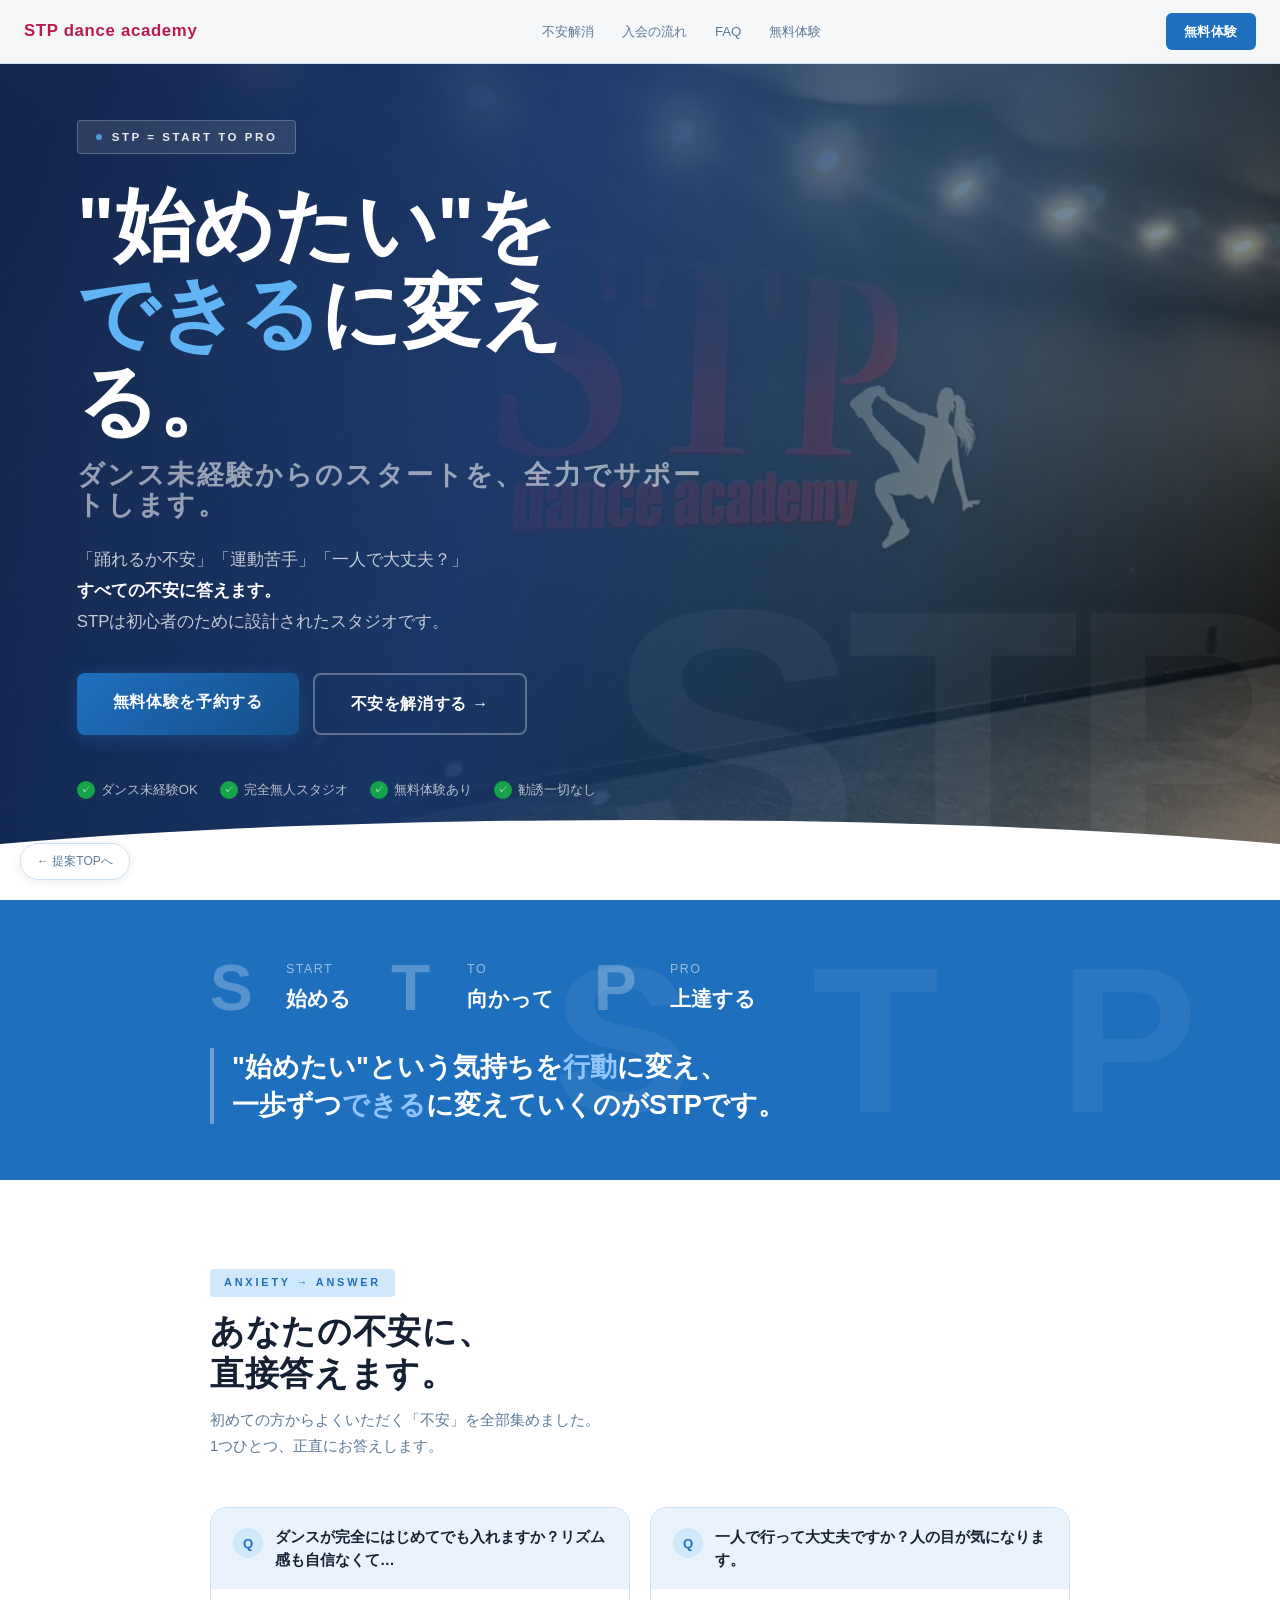
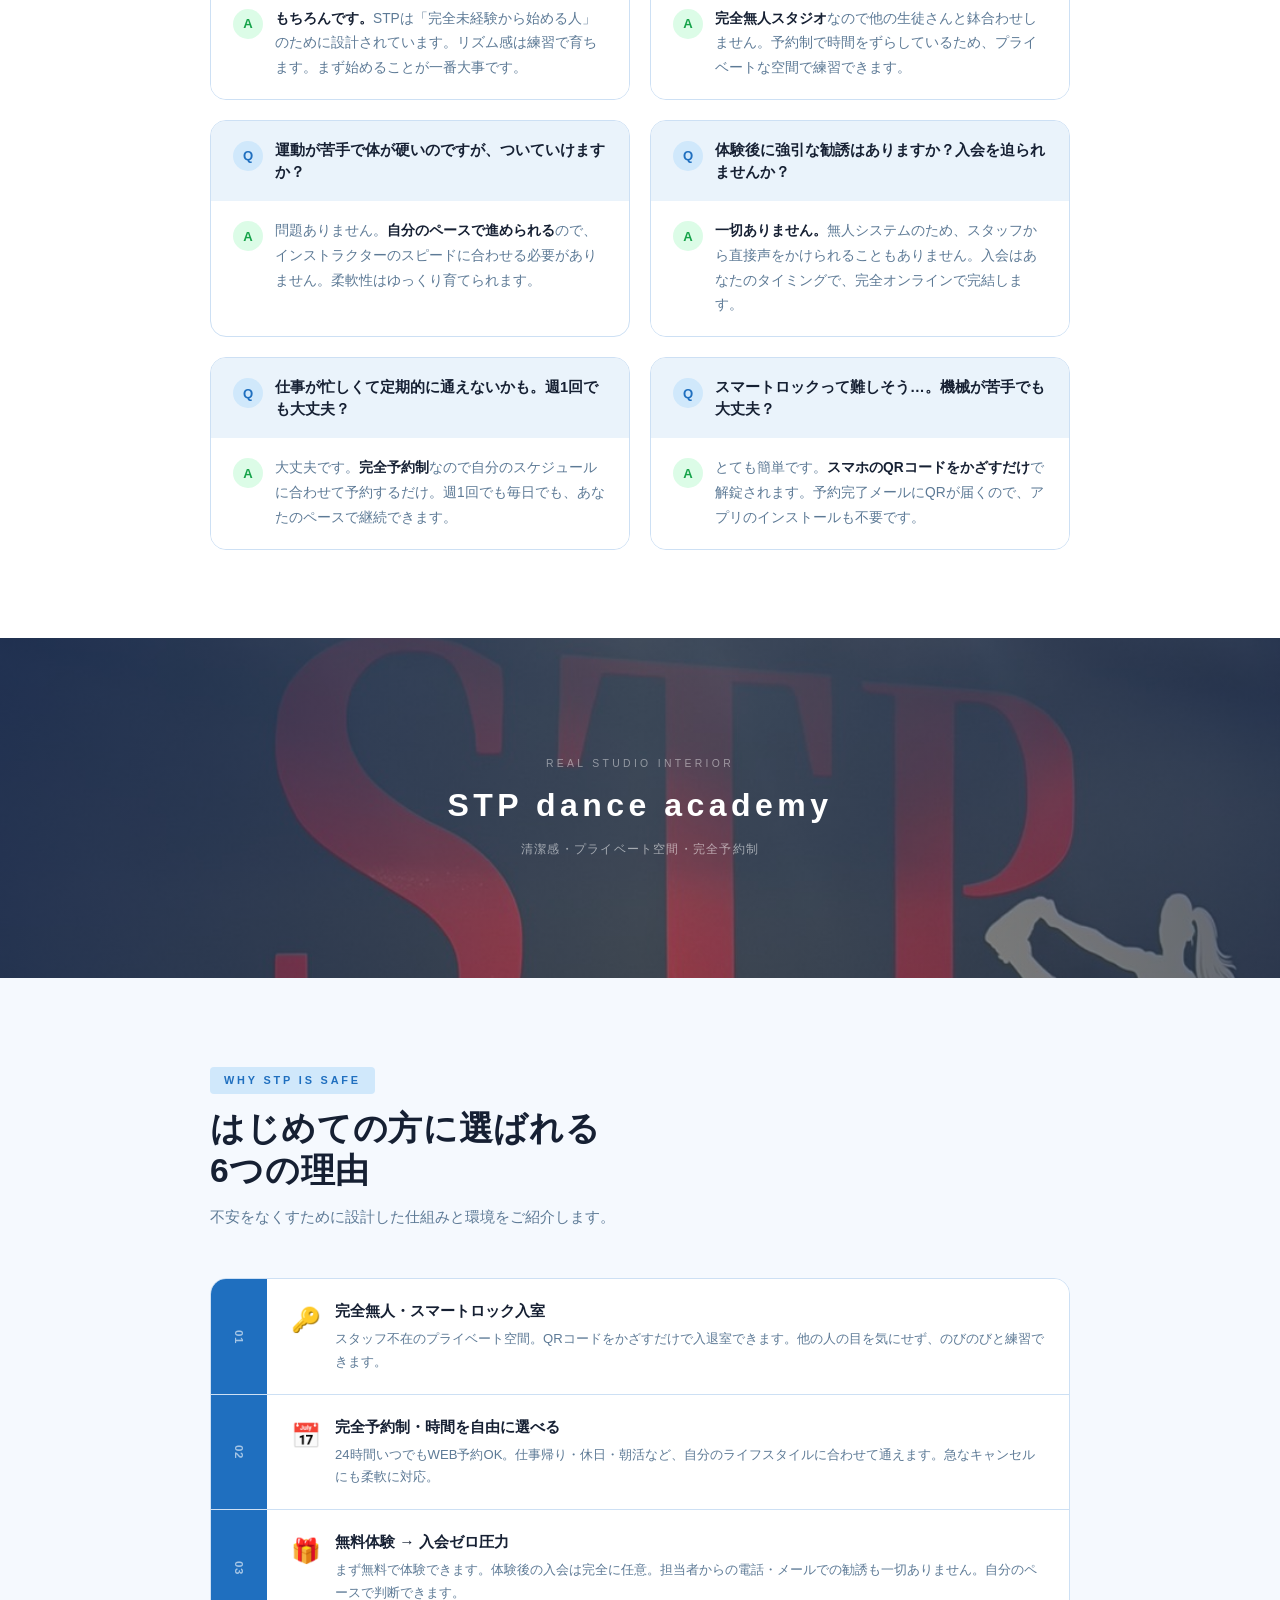
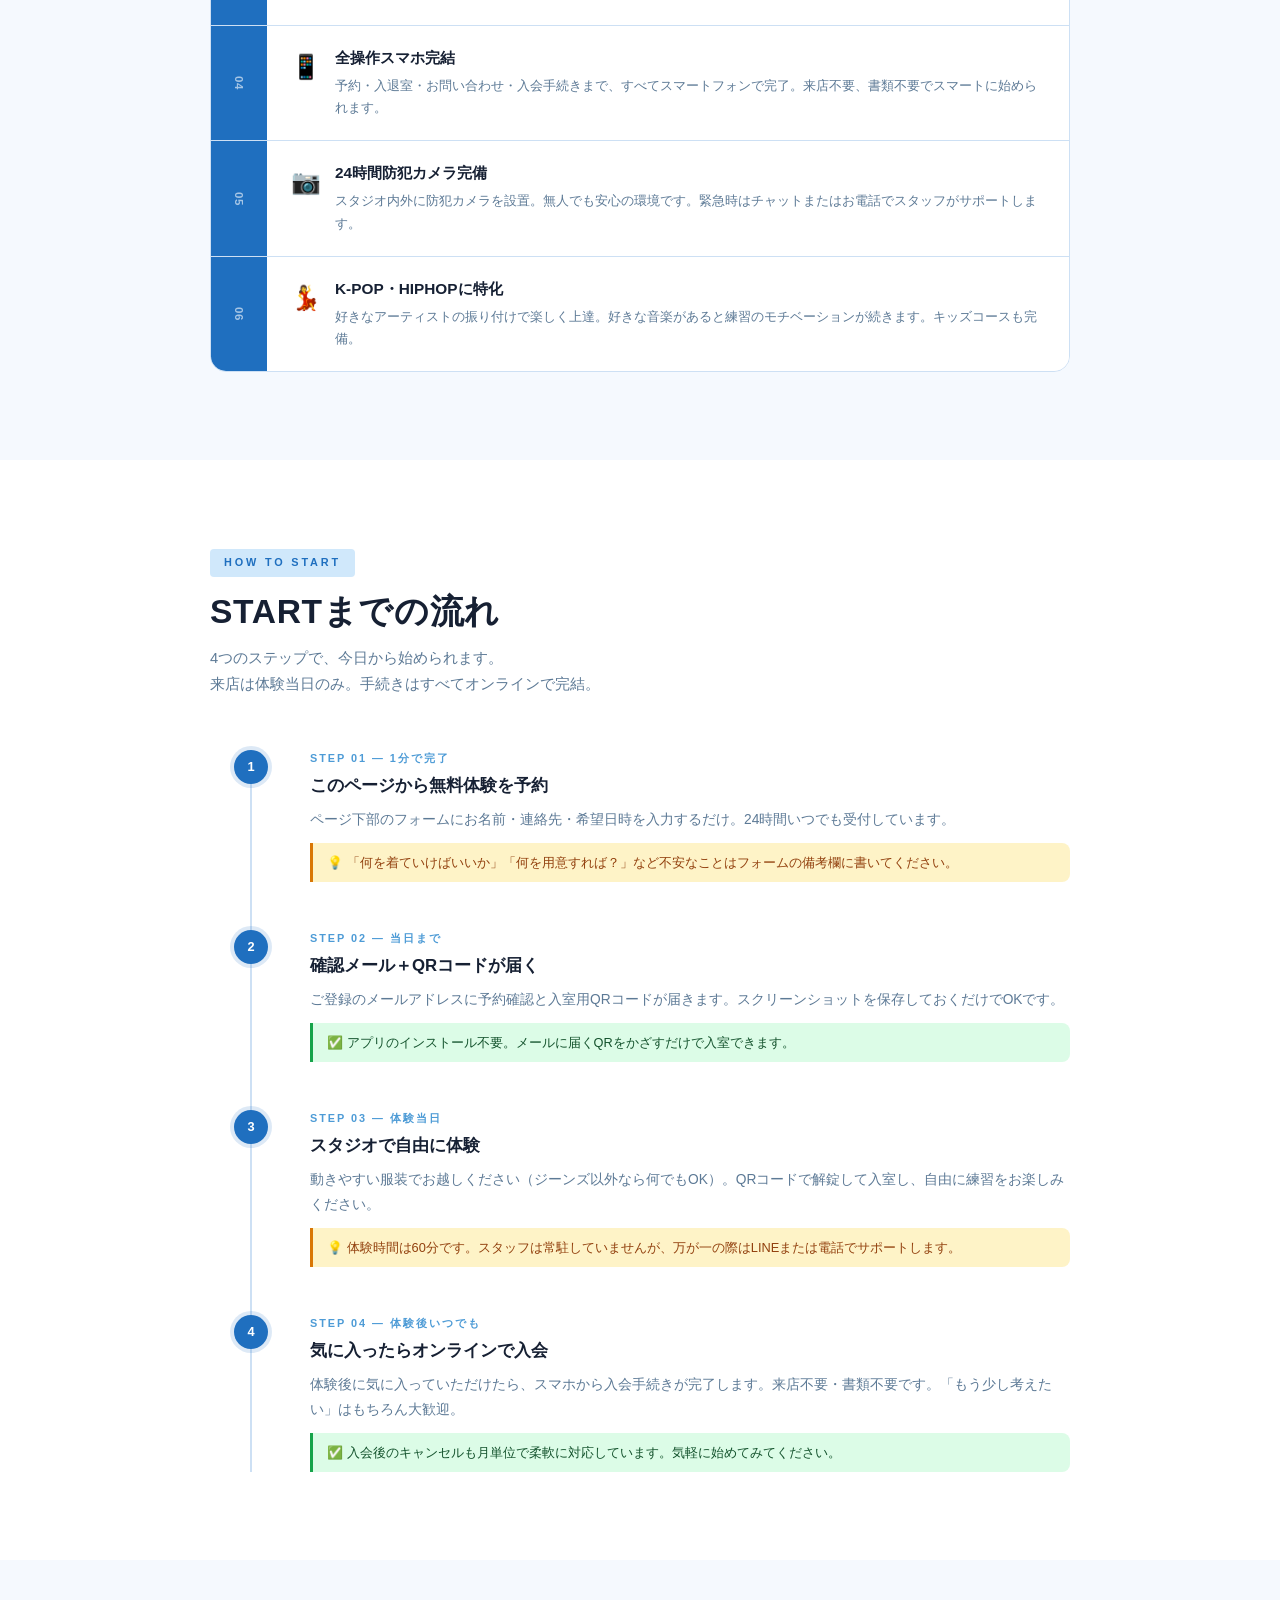
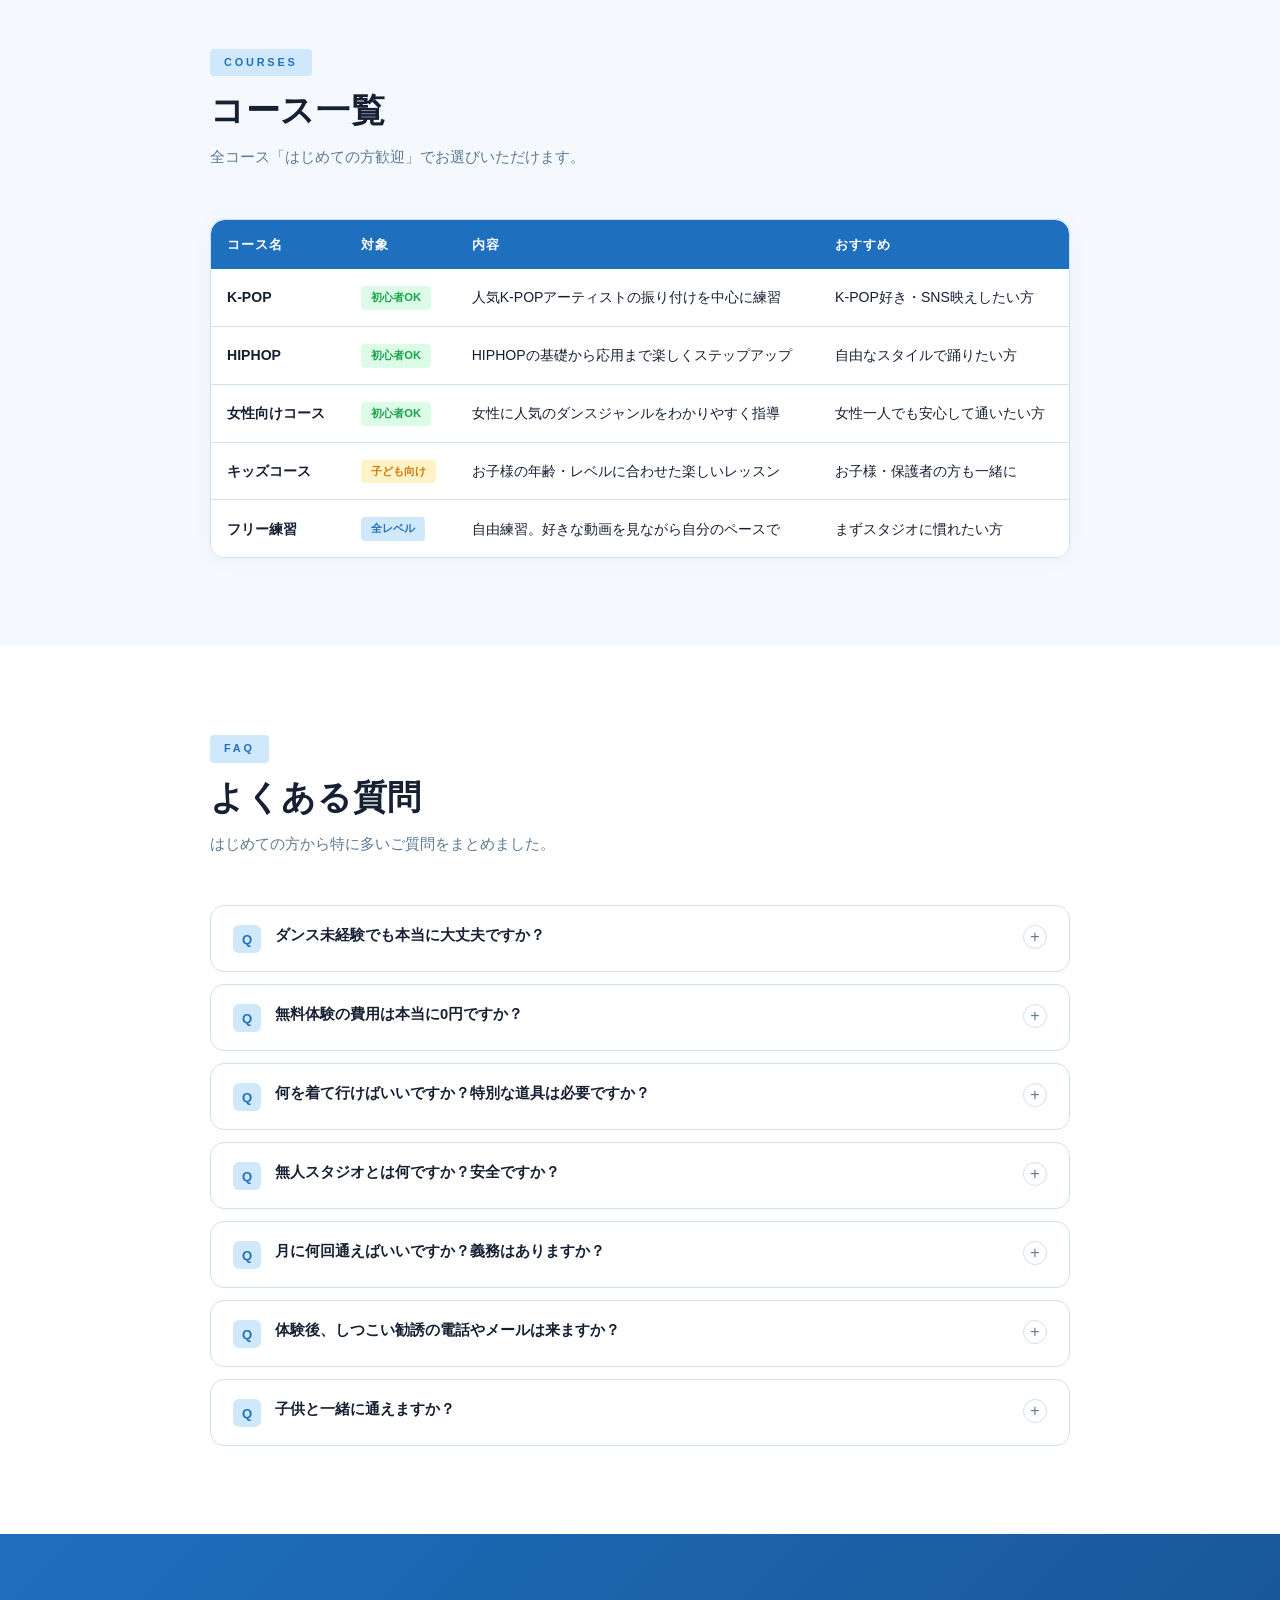
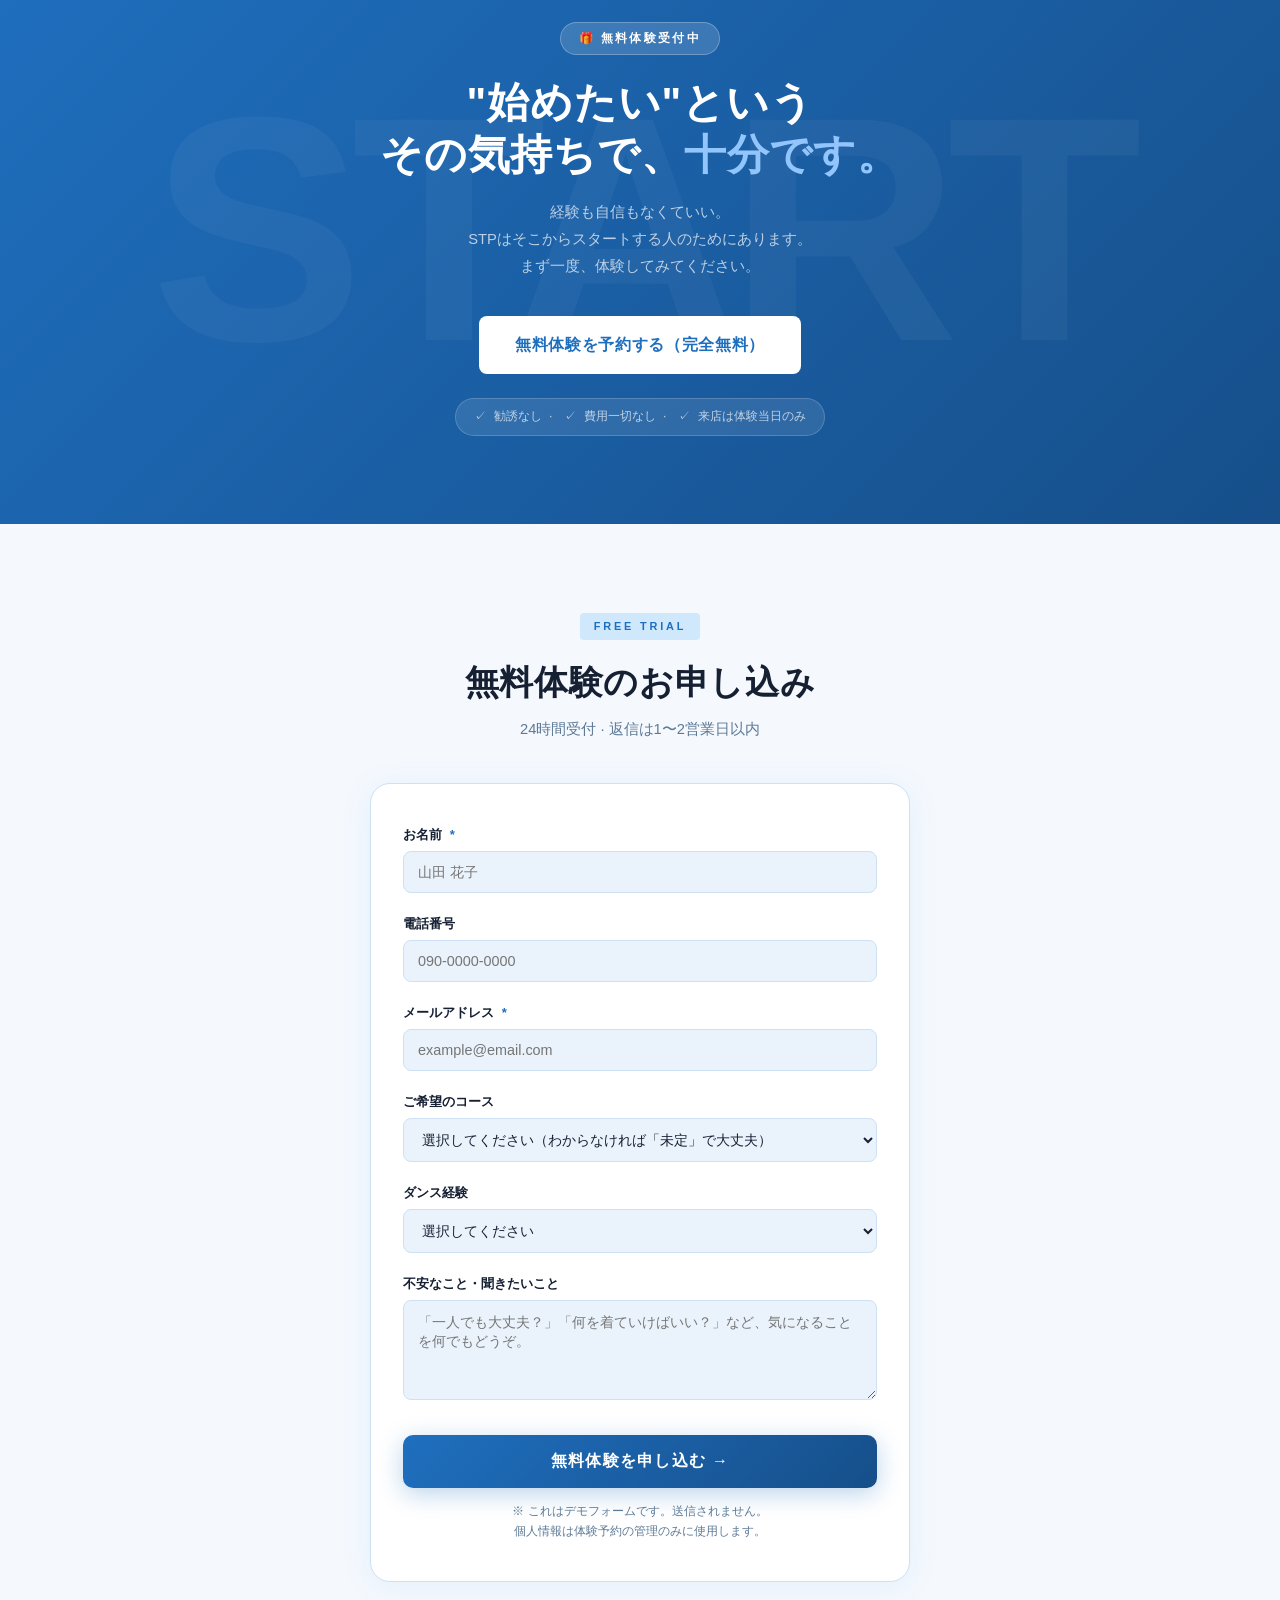
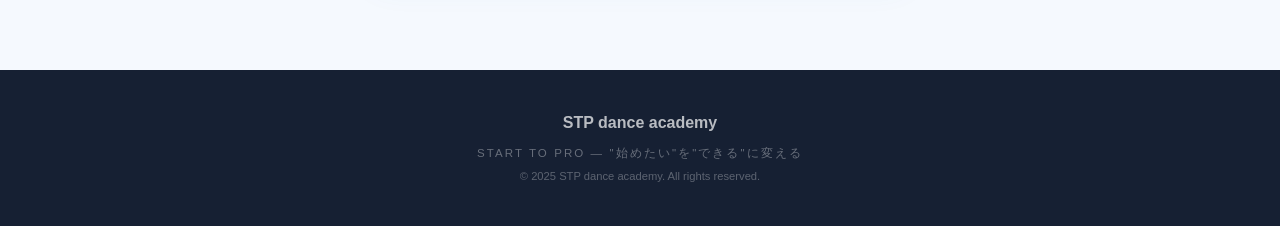
<file: beginner.html>
<!DOCTYPE html>
<html lang="ja">
<head>
  <meta charset="UTF-8">
  <meta name="viewport" content="width=device-width, initial-scale=1.0">
  <title>STP dance academy — はじめてでも大丈夫</title>
  <style>
    /* ============================================================
       BEGINNER LP — インフォメーション型 / 不安解消特化
       Start to Pro — "始めたい"を"できる"に変える
       ============================================================ */
    :root {
      --white:   #ffffff;
      --bg:      #f5f9fe;
      --bg2:     #eaf3fb;
      --blue:    #1f6fbf;
      --blue-l:  #4d9bd6;
      --blue-ll: #d0e8fb;
      --blue-d:  #164f8a;
      --teal:    #0891b2;
      --text:    #162033;
      --muted:   #5d7a96;
      --border:  #cde0f4;
      --green:   #16a34a;
      --green-l: #dcfce7;
      --yellow:  #d97706;
      --yellow-l:#fef3c7;
    }

    *, *::before, *::after { box-sizing: border-box; margin: 0; padding: 0; }
    body {
      font-family: -apple-system, BlinkMacSystemFont, 'Hiragino Kaku Gothic ProN', 'Hiragino Sans', 'Noto Sans JP', sans-serif;
      background: var(--white);
      color: var(--text);
      font-size: 16px;
      line-height: 1.6;
    }
    a { text-decoration: none; color: inherit; }
    img { display: block; max-width: 100%; }

    /* ---- ボタン ---- */
    .btn {
      display: inline-block;
      padding: 12px 28px;
      border-radius: 8px;
      font-weight: 700;
      font-size: 0.9rem;
      letter-spacing: 0.04em;
      transition: all 0.25s;
      cursor: pointer;
    }
    .btn-lg { padding: 16px 36px; font-size: 1rem; }
    .btn-primary {
      background: linear-gradient(135deg, var(--blue), var(--blue-d));
      color: #fff;
      box-shadow: 0 4px 20px rgba(31,111,191,0.3);
    }
    .btn-primary:hover { transform: translateY(-2px); box-shadow: 0 8px 28px rgba(31,111,191,0.38); }
    .btn-white { background: #fff; color: var(--blue); font-weight: 800; }
    .btn-white:hover { transform: translateY(-2px); box-shadow: 0 8px 24px rgba(0,0,0,0.14); }
    .btn-outline {
      background: transparent;
      border: 2px solid var(--border);
      color: var(--blue);
    }
    .btn-outline:hover { border-color: var(--blue-l); background: var(--bg2); }

    /* ---- セクション共通 ---- */
    .section { padding: 88px 24px; }
    .section-inner { max-width: 860px; margin: 0 auto; }
    .section-inner-wide { max-width: 1100px; margin: 0 auto; }
    .sec-label {
      display: inline-block;
      font-size: 0.68rem;
      letter-spacing: 0.26em;
      font-weight: 700;
      color: var(--blue);
      background: var(--blue-ll);
      padding: 5px 14px;
      border-radius: 4px;
      margin-bottom: 14px;
    }
    .sec-title {
      font-size: clamp(1.5rem, 4vw, 2.1rem);
      font-weight: 900;
      letter-spacing: 0.02em;
      line-height: 1.25;
      margin-bottom: 12px;
    }
    .sec-sub {
      font-size: 0.92rem;
      color: var(--muted);
      line-height: 1.8;
    }

    /* ---- アニメーション ---- */
    .reveal { opacity: 0; transform: translateY(28px); transition: opacity 0.65s ease, transform 0.65s ease; }
    .reveal.active { opacity: 1; transform: none; }
    .delay-1 { transition-delay: 0.1s; }
    .delay-2 { transition-delay: 0.2s; }
    .delay-3 { transition-delay: 0.3s; }
    .delay-4 { transition-delay: 0.4s; }
    .delay-5 { transition-delay: 0.5s; }

    /* ================================================
       ヘッダー
    ================================================ */
    .site-header {
      position: fixed;
      top: 0; left: 0; right: 0;
      z-index: 100;
      height: 64px;
      background: rgba(255,255,255,0.96);
      border-bottom: 1px solid var(--border);
      display: flex;
      align-items: center;
      justify-content: space-between;
      padding: 0 24px;
      transition: box-shadow 0.3s;
    }
    .site-header.scrolled { box-shadow: 0 2px 20px rgba(31,111,191,0.1); }
    .logo img { height: 36px; width: auto; object-fit: contain; }
    .nav-links { display: none; gap: 28px; font-size: 0.83rem; color: var(--muted); }
    .nav-links a { transition: color 0.2s; }
    .nav-links a:hover { color: var(--blue); }
    @media (min-width: 680px) { .nav-links { display: flex; } }
    .btn-header { background: var(--blue); color: #fff; padding: 8px 18px; font-size: 0.82rem; border-radius: 6px; font-weight: 700; }

    /* ================================================
       ヒーロー — STP = Start to Pro キャッチ
    ================================================ */
    .hero {
      min-height: 100svh;
      position: relative;
      overflow: hidden;
      display: flex;
      flex-direction: column;
      justify-content: center;
      padding: 100px 6% 80px;
    }
    .hero-bg {
      position: absolute;
      inset: 0;
      background: url('images/studio-04.JPG') center/cover no-repeat;
      filter: brightness(0.55) saturate(0.7);
      z-index: 0;
    }
    .hero-overlay {
      position: absolute;
      inset: 0;
      background: linear-gradient(
        105deg,
        rgba(15,35,75,0.92) 0%,
        rgba(22,60,120,0.80) 40%,
        rgba(31,111,191,0.30) 70%,
        transparent 100%
      );
      z-index: 1;
    }
    /* 斜めストライプ装飾 */
    .hero-stripe {
      position: absolute;
      inset: 0;
      background: repeating-linear-gradient(
        -55deg,
        transparent,
        transparent 60px,
        rgba(255,255,255,0.015) 60px,
        rgba(255,255,255,0.015) 61px
      );
      z-index: 2;
      pointer-events: none;
    }
    /* STP 大文字 ウォーターマーク */
    .hero-watermark {
      position: absolute;
      right: -2%;
      bottom: -4%;
      font-size: clamp(14rem, 30vw, 26rem);
      font-weight: 900;
      letter-spacing: -0.04em;
      color: rgba(255,255,255,0.04);
      line-height: 1;
      z-index: 2;
      pointer-events: none;
      user-select: none;
    }

    .hero-content {
      position: relative;
      z-index: 3;
      max-width: 640px;
    }
    .hero-stp-badge {
      display: inline-flex;
      align-items: center;
      gap: 10px;
      background: rgba(255,255,255,0.1);
      border: 1px solid rgba(255,255,255,0.22);
      backdrop-filter: blur(8px);
      color: rgba(255,255,255,0.9);
      font-size: 0.72rem;
      letter-spacing: 0.22em;
      font-weight: 700;
      padding: 7px 18px;
      border-radius: 4px;
      margin-bottom: 28px;
    }
    .hero-stp-badge .dot { width: 6px; height: 6px; border-radius: 50%; background: var(--blue-l); }
    .hero-title {
      font-size: clamp(2.4rem, 9vw, 5rem);
      font-weight: 900;
      letter-spacing: -0.01em;
      line-height: 1.1;
      color: #fff;
      margin-bottom: 24px;
    }
    .hero-title .accent { color: #60b3f5; }
    .hero-title .small-block {
      display: block;
      font-size: 0.34em;
      font-weight: 600;
      color: rgba(255,255,255,0.55);
      letter-spacing: 0.08em;
      margin-top: 14px;
    }
    .hero-tagline {
      font-size: 1.05rem;
      color: rgba(255,255,255,0.75);
      line-height: 1.85;
      margin-bottom: 36px;
      max-width: 460px;
    }
    .hero-tagline strong { color: #fff; }
    .hero-cta-row {
      display: flex;
      flex-wrap: wrap;
      gap: 14px;
      margin-bottom: 44px;
    }
    /* チェック信頼バッジ */
    .hero-checks {
      display: flex;
      flex-wrap: wrap;
      gap: 10px 22px;
    }
    .hero-check {
      display: flex;
      align-items: center;
      gap: 6px;
      color: rgba(255,255,255,0.7);
      font-size: 0.82rem;
    }
    .hero-check .ck {
      width: 18px; height: 18px;
      border-radius: 50%;
      background: var(--green);
      color: #fff;
      font-size: 0.6rem;
      display: flex; align-items: center; justify-content: center;
      flex-shrink: 0;
    }
    /* 下部ウェーブ */
    .hero-wave {
      position: absolute;
      bottom: 0; left: 0; right: 0;
      height: 80px;
      background: var(--white);
      clip-path: ellipse(70% 100% at 50% 100%);
      z-index: 3;
    }

    /* ================================================
       STP = Start to Pro 説明帯
    ================================================ */
    .stp-band {
      background: var(--blue);
      padding: 56px 24px;
      position: relative;
      overflow: hidden;
    }
    .stp-band::before {
      content: 'S T P';
      position: absolute;
      right: 4%;
      top: 50%;
      transform: translateY(-50%);
      font-size: clamp(5rem, 18vw, 13rem);
      font-weight: 900;
      color: rgba(255,255,255,0.06);
      letter-spacing: 0.15em;
      pointer-events: none;
      user-select: none;
    }
    .stp-band-inner {
      max-width: 860px;
      margin: 0 auto;
      position: relative;
      z-index: 1;
    }
    .stp-letters {
      display: flex;
      flex-wrap: wrap;
      gap: 16px 40px;
      margin-bottom: 28px;
    }
    .stp-letter-item {
      display: flex;
      align-items: center;
      gap: 16px;
    }
    .stp-letter {
      font-size: clamp(2.5rem, 8vw, 4rem);
      font-weight: 900;
      color: rgba(255,255,255,0.25);
      line-height: 1;
      width: 60px;
      flex-shrink: 0;
    }
    .stp-letter-text { color: #fff; }
    .stp-letter-text .en {
      font-size: 0.78rem;
      letter-spacing: 0.12em;
      color: rgba(255,255,255,0.55);
      display: block;
      margin-bottom: 2px;
    }
    .stp-letter-text .ja {
      font-size: clamp(1rem, 3vw, 1.3rem);
      font-weight: 800;
    }
    .stp-catchline {
      font-size: clamp(1.1rem, 3.5vw, 1.7rem);
      font-weight: 900;
      color: #fff;
      border-left: 4px solid rgba(255,255,255,0.35);
      padding-left: 18px;
      line-height: 1.4;
    }
    .stp-catchline span { color: #93c5fd; }

    /* ================================================
       あなたの不安に答えます（Q&A 直接回答）
    ================================================ */
    .anxiety-section {
      background: var(--white);
    }
    .anxiety-grid {
      display: grid;
      grid-template-columns: 1fr;
      gap: 20px;
      margin-top: 48px;
    }
    @media (min-width: 680px) {
      .anxiety-grid { grid-template-columns: repeat(2, 1fr); }
    }
    .anxiety-card {
      border-radius: 16px;
      border: 1px solid var(--border);
      overflow: hidden;
      transition: box-shadow 0.3s, transform 0.3s;
    }
    .anxiety-card:hover { box-shadow: 0 10px 32px rgba(31,111,191,0.1); transform: translateY(-4px); }
    .anxiety-q {
      background: var(--bg2);
      padding: 18px 22px;
      display: flex;
      align-items: flex-start;
      gap: 12px;
    }
    .anxiety-q-icon {
      width: 30px; height: 30px;
      border-radius: 50%;
      background: var(--blue-ll);
      color: var(--blue);
      font-size: 0.82rem;
      font-weight: 900;
      display: flex; align-items: center; justify-content: center;
      flex-shrink: 0;
      margin-top: 2px;
    }
    .anxiety-q-text {
      font-size: 0.92rem;
      font-weight: 700;
      line-height: 1.5;
      color: var(--text);
    }
    .anxiety-a {
      background: #fff;
      padding: 18px 22px;
      display: flex;
      align-items: flex-start;
      gap: 12px;
    }
    .anxiety-a-icon {
      width: 30px; height: 30px;
      border-radius: 50%;
      background: var(--green-l);
      color: var(--green);
      font-size: 0.82rem;
      font-weight: 900;
      display: flex; align-items: center; justify-content: center;
      flex-shrink: 0;
      margin-top: 2px;
    }
    .anxiety-a-text {
      font-size: 0.86rem;
      color: var(--muted);
      line-height: 1.8;
    }
    .anxiety-a-text strong { color: var(--text); }

    /* ================================================
       スタジオ写真フルバナー
    ================================================ */
    .studio-banner {
      height: 340px;
      position: relative;
      overflow: hidden;
      background: url('images/studio-02.JPG') center 35%/cover no-repeat;
    }
    .studio-banner-overlay {
      position: absolute;
      inset: 0;
      background: linear-gradient(90deg, rgba(15,35,75,0.75) 0%, rgba(15,35,75,0.4) 50%, rgba(15,35,75,0.65) 100%);
      display: flex;
      align-items: center;
      justify-content: center;
      flex-direction: column;
      gap: 8px;
    }
    .studio-banner-label {
      font-size: 0.65rem;
      letter-spacing: 0.32em;
      color: rgba(255,255,255,0.45);
    }
    .studio-banner-name {
      font-size: clamp(1.2rem, 4vw, 2rem);
      font-weight: 900;
      color: #fff;
      letter-spacing: 0.14em;
    }
    .studio-banner-sub {
      font-size: 0.78rem;
      color: rgba(255,255,255,0.55);
      letter-spacing: 0.1em;
    }

    /* ================================================
       はじめてでも大丈夫な理由（チェックリスト型）
    ================================================ */
    .reasons-section {
      background: var(--bg);
    }
    .reasons-list {
      margin-top: 48px;
      display: grid;
      gap: 0;
      border: 1px solid var(--border);
      border-radius: 16px;
      overflow: hidden;
    }
    .reason-row {
      display: grid;
      grid-template-columns: 56px 1fr;
      align-items: stretch;
      border-bottom: 1px solid var(--border);
      background: #fff;
      transition: background 0.2s;
    }
    .reason-row:last-child { border-bottom: none; }
    .reason-row:hover { background: var(--bg2); }
    .reason-num-col {
      background: var(--blue);
      display: flex;
      align-items: center;
      justify-content: center;
      color: rgba(255,255,255,0.6);
      font-size: 0.72rem;
      font-weight: 900;
      letter-spacing: 0.06em;
      writing-mode: vertical-lr;
      padding: 18px 0;
    }
    .reason-body {
      padding: 20px 24px;
      display: flex;
      align-items: flex-start;
      gap: 14px;
    }
    .reason-icon { font-size: 1.5rem; flex-shrink: 0; margin-top: 2px; }
    .reason-text h3 { font-size: 0.96rem; font-weight: 800; margin-bottom: 4px; }
    .reason-text p  { font-size: 0.82rem; color: var(--muted); line-height: 1.75; }

    /* ================================================
       STARTまでの流れ（詳細ステップ）
    ================================================ */
    .flow-section {
      background: var(--white);
    }
    .flow-timeline {
      margin-top: 52px;
      position: relative;
    }
    .flow-timeline::before {
      content: '';
      position: absolute;
      left: 32px;
      top: 0; bottom: 0;
      width: 2px;
      background: var(--border);
    }
    @media (min-width: 680px) {
      .flow-timeline::before { left: 40px; }
    }
    .flow-step {
      position: relative;
      padding-left: 84px;
      padding-bottom: 48px;
    }
    .flow-step:last-child { padding-bottom: 0; }
    .flow-step-dot {
      position: absolute;
      left: 16px;
      top: 0;
      width: 32px; height: 32px;
      border-radius: 50%;
      background: var(--blue);
      color: #fff;
      font-size: 0.8rem;
      font-weight: 900;
      display: flex; align-items: center; justify-content: center;
      z-index: 1;
      box-shadow: 0 0 0 4px rgba(31,111,191,0.15);
    }
    @media (min-width: 680px) {
      .flow-step { padding-left: 100px; }
      .flow-step-dot { left: 24px; width: 34px; height: 34px; }
    }
    .flow-step-time {
      font-size: 0.68rem;
      letter-spacing: 0.18em;
      color: var(--blue-l);
      font-weight: 700;
      margin-bottom: 6px;
    }
    .flow-step-title {
      font-size: 1.05rem;
      font-weight: 800;
      margin-bottom: 8px;
    }
    .flow-step-desc {
      font-size: 0.86rem;
      color: var(--muted);
      line-height: 1.8;
    }
    .flow-step-note {
      margin-top: 10px;
      background: var(--yellow-l);
      border-left: 3px solid var(--yellow);
      padding: 9px 14px;
      border-radius: 0 8px 8px 0;
      font-size: 0.8rem;
      color: #92400e;
      line-height: 1.65;
    }
    .flow-step-safe {
      margin-top: 10px;
      background: var(--green-l);
      border-left: 3px solid var(--green);
      padding: 9px 14px;
      border-radius: 0 8px 8px 0;
      font-size: 0.8rem;
      color: #14532d;
      line-height: 1.65;
    }

    /* ================================================
       コース・料金（テーブル型）
    ================================================ */
    .courses-section {
      background: var(--bg);
    }
    .courses-table-wrap {
      margin-top: 48px;
      overflow-x: auto;
      border-radius: 14px;
      border: 1px solid var(--border);
      box-shadow: 0 2px 16px rgba(31,111,191,0.06);
    }
    .courses-table {
      width: 100%;
      min-width: 520px;
      border-collapse: collapse;
      background: #fff;
    }
    .courses-table thead th {
      background: var(--blue);
      color: #fff;
      font-size: 0.82rem;
      letter-spacing: 0.08em;
      font-weight: 700;
      padding: 14px 16px;
      text-align: left;
    }
    .courses-table thead th:first-child { border-radius: 14px 0 0 0; }
    .courses-table thead th:last-child { border-radius: 0 14px 0 0; }
    .courses-table tbody tr { border-bottom: 1px solid var(--border); transition: background 0.2s; }
    .courses-table tbody tr:last-child { border-bottom: none; }
    .courses-table tbody tr:hover { background: var(--bg2); }
    .courses-table td { padding: 16px; font-size: 0.88rem; color: var(--text); vertical-align: middle; }
    .course-badge {
      display: inline-block;
      padding: 3px 10px;
      border-radius: 4px;
      font-size: 0.7rem;
      font-weight: 700;
    }
    .badge-beginner { background: var(--green-l); color: var(--green); }
    .badge-all      { background: var(--blue-ll); color: var(--blue); }
    .badge-kids     { background: var(--yellow-l); color: var(--yellow); }

    /* ================================================
       FAQ（アコーディオン・詳細型）
    ================================================ */
    .faq-section {
      background: var(--white);
    }
    .faq-list {
      margin-top: 48px;
      display: grid;
      gap: 12px;
    }
    .faq-item {
      border: 1px solid var(--border);
      border-radius: 14px;
      overflow: hidden;
      background: #fff;
      transition: box-shadow 0.3s;
    }
    .faq-item.open { box-shadow: 0 6px 24px rgba(31,111,191,0.1); }
    .faq-question {
      width: 100%;
      background: none;
      border: none;
      cursor: pointer;
      padding: 18px 22px;
      display: flex;
      align-items: flex-start;
      gap: 14px;
      text-align: left;
    }
    .faq-q-badge {
      width: 28px; height: 28px;
      border-radius: 6px;
      background: var(--blue-ll);
      color: var(--blue);
      font-size: 0.82rem;
      font-weight: 900;
      display: flex; align-items: center; justify-content: center;
      flex-shrink: 0;
      margin-top: 1px;
    }
    .faq-item.open .faq-q-badge { background: var(--blue); color: #fff; }
    .faq-q-text {
      font-size: 0.92rem;
      font-weight: 700;
      color: var(--text);
      flex: 1;
      line-height: 1.5;
    }
    .faq-toggle {
      width: 24px; height: 24px;
      border: 1.5px solid var(--border);
      border-radius: 50%;
      display: flex; align-items: center; justify-content: center;
      color: var(--muted);
      font-size: 1rem;
      line-height: 1;
      flex-shrink: 0;
      transition: all 0.3s;
      margin-top: 1px;
    }
    .faq-item.open .faq-toggle { border-color: var(--blue); color: var(--blue); transform: rotate(45deg); }
    .faq-answer {
      max-height: 0;
      overflow: hidden;
      transition: max-height 0.4s ease;
    }
    .faq-answer-inner {
      padding: 0 22px 20px 64px;
      font-size: 0.86rem;
      color: var(--muted);
      line-height: 1.9;
    }

    /* ================================================
       無料体験 CTA
    ================================================ */
    .cta-section {
      background: linear-gradient(135deg, var(--blue) 0%, var(--blue-d) 100%);
      padding: 88px 24px;
      position: relative;
      overflow: hidden;
      text-align: center;
    }
    .cta-section::before {
      content: 'START';
      position: absolute;
      left: 50%; top: 50%;
      transform: translate(-50%, -50%);
      font-size: clamp(10rem, 28vw, 20rem);
      font-weight: 900;
      color: rgba(255,255,255,0.04);
      letter-spacing: -0.04em;
      pointer-events: none;
      white-space: nowrap;
    }
    .cta-inner { position: relative; z-index: 1; max-width: 580px; margin: 0 auto; }
    .cta-badge {
      display: inline-block;
      background: rgba(255,255,255,0.15);
      color: #fff;
      font-size: 0.72rem;
      letter-spacing: 0.2em;
      font-weight: 700;
      padding: 6px 18px;
      border-radius: 50px;
      border: 1px solid rgba(255,255,255,0.25);
      margin-bottom: 22px;
    }
    .cta-title {
      font-size: clamp(1.6rem, 5vw, 2.6rem);
      font-weight: 900;
      color: #fff;
      line-height: 1.25;
      margin-bottom: 18px;
      letter-spacing: 0.02em;
    }
    .cta-title .accent { color: #93c5fd; }
    .cta-sub {
      font-size: 0.92rem;
      color: rgba(255,255,255,0.7);
      line-height: 1.85;
      margin-bottom: 36px;
    }
    .cta-guarantee {
      margin-top: 24px;
      display: inline-flex;
      align-items: center;
      gap: 8px;
      background: rgba(255,255,255,0.1);
      color: rgba(255,255,255,0.7);
      font-size: 0.78rem;
      padding: 8px 18px;
      border-radius: 50px;
      border: 1px solid rgba(255,255,255,0.18);
    }

    /* ================================================
       フォーム
    ================================================ */
    .form-section {
      background: var(--bg);
      padding: 88px 24px;
    }
    .form-wrap {
      max-width: 540px;
      margin: 40px auto 0;
      background: #fff;
      border-radius: 20px;
      padding: 40px 32px;
      box-shadow: 0 4px 32px rgba(31,111,191,0.08);
      border: 1px solid var(--border);
    }
    .form-group { margin-bottom: 20px; }
    .form-group label {
      display: block;
      font-size: 0.82rem;
      font-weight: 700;
      margin-bottom: 6px;
      color: var(--text);
    }
    .form-group label .req { color: var(--blue); margin-left: 4px; }
    .form-group input,
    .form-group select,
    .form-group textarea {
      width: 100%;
      background: var(--bg2);
      border: 1.5px solid var(--border);
      color: var(--text);
      padding: 12px 14px;
      border-radius: 8px;
      font-size: 0.9rem;
      font-family: inherit;
      outline: none;
      transition: border-color 0.2s, box-shadow 0.2s;
    }
    .form-group input:focus,
    .form-group textarea:focus,
    .form-group select:focus {
      border-color: var(--blue);
      box-shadow: 0 0 0 3px rgba(31,111,191,0.12);
    }
    .form-group textarea { resize: vertical; min-height: 100px; }
    .btn-submit {
      width: 100%;
      background: linear-gradient(135deg, var(--blue), var(--blue-d));
      color: #fff;
      font-size: 1rem;
      padding: 16px;
      border-radius: 10px;
      font-weight: 800;
      letter-spacing: 0.08em;
      cursor: pointer;
      border: none;
      box-shadow: 0 6px 24px rgba(31,111,191,0.3);
      transition: all 0.25s;
      margin-top: 8px;
    }
    .btn-submit:hover { opacity: 0.9; transform: translateY(-2px); box-shadow: 0 10px 30px rgba(31,111,191,0.35); }
    .form-note {
      text-align: center;
      font-size: 0.72rem;
      color: var(--muted);
      margin-top: 14px;
      line-height: 1.7;
    }

    /* ================================================
       フッター
    ================================================ */
    .site-footer {
      background: var(--text);
      padding: 40px 24px;
      text-align: center;
    }
    .footer-logo { color: rgba(255,255,255,0.7); font-size: 1rem; font-weight: 800; margin-bottom: 8px; }
    .footer-stp { color: rgba(255,255,255,0.35); font-size: 0.72rem; letter-spacing: 0.18em; margin-bottom: 6px; }
    .footer-copy { color: rgba(255,255,255,0.3); font-size: 0.7rem; }

    /* ================================================
       戻るリンク（固定）
    ================================================ */
    .back-link {
      position: fixed;
      bottom: 20px;
      left: 20px;
      z-index: 200;
      background: rgba(255,255,255,0.95);
      border: 1px solid var(--border);
      color: var(--muted);
      font-size: 0.75rem;
      padding: 8px 16px;
      border-radius: 50px;
      backdrop-filter: blur(8px);
      box-shadow: 0 2px 12px rgba(0,0,0,0.08);
      transition: color 0.2s, border-color 0.2s;
    }
    .back-link:hover { color: var(--blue); border-color: var(--blue-l); }
  </style>
</head>
<body>

  <a href="index.html" class="back-link">← 提案TOPへ</a>

  <!-- ヘッダー -->
  <header class="site-header" id="header">
    <div class="logo">
      <span style="font-size:1.05rem; font-weight:900; color:#b91c4a; letter-spacing:0.04em;">STP dance academy</span>
    </div>
    <nav class="nav-links">
      <a href="#anxiety">不安解消</a>
      <a href="#flow">入会の流れ</a>
      <a href="#faq">FAQ</a>
      <a href="#contact">無料体験</a>
    </nav>
    <a href="#contact" class="btn btn-header">無料体験</a>
  </header>

  <!-- ヒーロー -->
  <section class="hero" id="hero">
    <div class="hero-bg"></div>
    <div class="hero-overlay"></div>
    <div class="hero-stripe"></div>
    <div class="hero-watermark">STP</div>
    <div class="hero-wave"></div>

    <div class="hero-content">
      <div class="hero-stp-badge reveal">
        <span class="dot"></span>
        STP = START TO PRO
      </div>
      <h1 class="hero-title reveal delay-1">
        "始めたい"を<br><span class="accent">できる</span>に変える。
        <span class="small-block">ダンス未経験からのスタートを、全力でサポートします。</span>
      </h1>
      <p class="hero-tagline reveal delay-2">
        「踊れるか不安」「運動苦手」「一人で大丈夫？」<br>
        <strong>すべての不安に答えます。</strong><br>
        STPは初心者のために設計されたスタジオです。
      </p>
      <div class="hero-cta-row reveal delay-3">
        <a href="#contact" class="btn btn-primary btn-lg">無料体験を予約する</a>
        <a href="#anxiety" class="btn btn-outline btn-lg" style="border-color:rgba(255,255,255,0.3); color:#fff;">不安を解消する →</a>
      </div>
      <div class="hero-checks reveal delay-4">
        <div class="hero-check"><span class="ck">✓</span>ダンス未経験OK</div>
        <div class="hero-check"><span class="ck">✓</span>完全無人スタジオ</div>
        <div class="hero-check"><span class="ck">✓</span>無料体験あり</div>
        <div class="hero-check"><span class="ck">✓</span>勧誘一切なし</div>
      </div>
    </div>
  </section>

  <!-- STP = Start to Pro 説明帯 -->
  <section class="stp-band">
    <div class="stp-band-inner">
      <div class="stp-letters reveal">
        <div class="stp-letter-item">
          <span class="stp-letter">S</span>
          <div class="stp-letter-text">
            <span class="en">START</span>
            <span class="ja">始める</span>
          </div>
        </div>
        <div class="stp-letter-item">
          <span class="stp-letter">T</span>
          <div class="stp-letter-text">
            <span class="en">TO</span>
            <span class="ja">向かって</span>
          </div>
        </div>
        <div class="stp-letter-item">
          <span class="stp-letter">P</span>
          <div class="stp-letter-text">
            <span class="en">PRO</span>
            <span class="ja">上達する</span>
          </div>
        </div>
      </div>
      <p class="stp-catchline reveal delay-2">
        "始めたい"という気持ちを<span>行動</span>に変え、<br>
        一歩ずつ<span>できる</span>に変えていくのがSTPです。
      </p>
    </div>
  </section>

  <!-- あなたの不安に答えます -->
  <section class="anxiety-section section" id="anxiety">
    <div class="section-inner">
      <span class="sec-label reveal">ANXIETY → ANSWER</span>
      <h2 class="sec-title reveal delay-1">あなたの不安に、<br>直接答えます。</h2>
      <p class="sec-sub reveal delay-2">
        初めての方からよくいただく「不安」を全部集めました。<br>
        1つひとつ、正直にお答えします。
      </p>

      <div class="anxiety-grid">
        <div class="anxiety-card reveal delay-1">
          <div class="anxiety-q">
            <div class="anxiety-q-icon">Q</div>
            <p class="anxiety-q-text">ダンスが完全にはじめてでも入れますか？リズム感も自信なくて…</p>
          </div>
          <div class="anxiety-a">
            <div class="anxiety-a-icon">A</div>
            <p class="anxiety-a-text"><strong>もちろんです。</strong>STPは「完全未経験から始める人」のために設計されています。リズム感は練習で育ちます。まず始めることが一番大事です。</p>
          </div>
        </div>

        <div class="anxiety-card reveal delay-2">
          <div class="anxiety-q">
            <div class="anxiety-q-icon">Q</div>
            <p class="anxiety-q-text">一人で行って大丈夫ですか？人の目が気になります。</p>
          </div>
          <div class="anxiety-a">
            <div class="anxiety-a-icon">A</div>
            <p class="anxiety-a-text"><strong>完全無人スタジオ</strong>なので他の生徒さんと鉢合わせしません。予約制で時間をずらしているため、プライベートな空間で練習できます。</p>
          </div>
        </div>

        <div class="anxiety-card reveal delay-3">
          <div class="anxiety-q">
            <div class="anxiety-q-icon">Q</div>
            <p class="anxiety-q-text">運動が苦手で体が硬いのですが、ついていけますか？</p>
          </div>
          <div class="anxiety-a">
            <div class="anxiety-a-icon">A</div>
            <p class="anxiety-a-text">問題ありません。<strong>自分のペースで進められる</strong>ので、インストラクターのスピードに合わせる必要がありません。柔軟性はゆっくり育てられます。</p>
          </div>
        </div>

        <div class="anxiety-card reveal delay-4">
          <div class="anxiety-q">
            <div class="anxiety-q-icon">Q</div>
            <p class="anxiety-q-text">体験後に強引な勧誘はありますか？入会を迫られませんか？</p>
          </div>
          <div class="anxiety-a">
            <div class="anxiety-a-icon">A</div>
            <p class="anxiety-a-text"><strong>一切ありません。</strong>無人システムのため、スタッフから直接声をかけられることもありません。入会はあなたのタイミングで、完全オンラインで完結します。</p>
          </div>
        </div>

        <div class="anxiety-card reveal delay-1">
          <div class="anxiety-q">
            <div class="anxiety-q-icon">Q</div>
            <p class="anxiety-q-text">仕事が忙しくて定期的に通えないかも。週1回でも大丈夫？</p>
          </div>
          <div class="anxiety-a">
            <div class="anxiety-a-icon">A</div>
            <p class="anxiety-a-text">大丈夫です。<strong>完全予約制</strong>なので自分のスケジュールに合わせて予約するだけ。週1回でも毎日でも、あなたのペースで継続できます。</p>
          </div>
        </div>

        <div class="anxiety-card reveal delay-2">
          <div class="anxiety-q">
            <div class="anxiety-q-icon">Q</div>
            <p class="anxiety-q-text">スマートロックって難しそう…。機械が苦手でも大丈夫？</p>
          </div>
          <div class="anxiety-a">
            <div class="anxiety-a-icon">A</div>
            <p class="anxiety-a-text">とても簡単です。<strong>スマホのQRコードをかざすだけ</strong>で解錠されます。予約完了メールにQRが届くので、アプリのインストールも不要です。</p>
          </div>
        </div>
      </div>
    </div>
  </section>

  <!-- スタジオ写真バナー -->
  <div class="studio-banner">
    <div class="studio-banner-overlay">
      <p class="studio-banner-label">REAL STUDIO INTERIOR</p>
      <p class="studio-banner-name">STP dance academy</p>
      <p class="studio-banner-sub">清潔感・プライベート空間・完全予約制</p>
    </div>
  </div>

  <!-- はじめてでも大丈夫な理由 -->
  <section class="reasons-section section">
    <div class="section-inner">
      <span class="sec-label reveal">WHY STP IS SAFE</span>
      <h2 class="sec-title reveal delay-1">はじめての方に選ばれる<br>6つの理由</h2>
      <p class="sec-sub reveal delay-2">不安をなくすために設計した仕組みと環境をご紹介します。</p>

      <div class="reasons-list reveal delay-3">
        <div class="reason-row">
          <div class="reason-num-col">01</div>
          <div class="reason-body">
            <span class="reason-icon">🔑</span>
            <div class="reason-text">
              <h3>完全無人・スマートロック入室</h3>
              <p>スタッフ不在のプライベート空間。QRコードをかざすだけで入退室できます。他の人の目を気にせず、のびのびと練習できます。</p>
            </div>
          </div>
        </div>
        <div class="reason-row">
          <div class="reason-num-col">02</div>
          <div class="reason-body">
            <span class="reason-icon">📅</span>
            <div class="reason-text">
              <h3>完全予約制・時間を自由に選べる</h3>
              <p>24時間いつでもWEB予約OK。仕事帰り・休日・朝活など、自分のライフスタイルに合わせて通えます。急なキャンセルにも柔軟に対応。</p>
            </div>
          </div>
        </div>
        <div class="reason-row">
          <div class="reason-num-col">03</div>
          <div class="reason-body">
            <span class="reason-icon">🎁</span>
            <div class="reason-text">
              <h3>無料体験 → 入会ゼロ圧力</h3>
              <p>まず無料で体験できます。体験後の入会は完全に任意。担当者からの電話・メールでの勧誘も一切ありません。自分のペースで判断できます。</p>
            </div>
          </div>
        </div>
        <div class="reason-row">
          <div class="reason-num-col">04</div>
          <div class="reason-body">
            <span class="reason-icon">📱</span>
            <div class="reason-text">
              <h3>全操作スマホ完結</h3>
              <p>予約・入退室・お問い合わせ・入会手続きまで、すべてスマートフォンで完了。来店不要、書類不要でスマートに始められます。</p>
            </div>
          </div>
        </div>
        <div class="reason-row">
          <div class="reason-num-col">05</div>
          <div class="reason-body">
            <span class="reason-icon">📷</span>
            <div class="reason-text">
              <h3>24時間防犯カメラ完備</h3>
              <p>スタジオ内外に防犯カメラを設置。無人でも安心の環境です。緊急時はチャットまたはお電話でスタッフがサポートします。</p>
            </div>
          </div>
        </div>
        <div class="reason-row">
          <div class="reason-num-col">06</div>
          <div class="reason-body">
            <span class="reason-icon">💃</span>
            <div class="reason-text">
              <h3>K-POP・HIPHOPに特化</h3>
              <p>好きなアーティストの振り付けで楽しく上達。好きな音楽があると練習のモチベーションが続きます。キッズコースも完備。</p>
            </div>
          </div>
        </div>
      </div>
    </div>
  </section>

  <!-- STARTまでの流れ -->
  <section class="flow-section section" id="flow">
    <div class="section-inner">
      <span class="sec-label reveal">HOW TO START</span>
      <h2 class="sec-title reveal delay-1">STARTまでの流れ</h2>
      <p class="sec-sub reveal delay-2">
        4つのステップで、今日から始められます。<br>
        来店は体験当日のみ。手続きはすべてオンラインで完結。
      </p>

      <div class="flow-timeline">
        <div class="flow-step reveal delay-1">
          <div class="flow-step-dot">1</div>
          <p class="flow-step-time">STEP 01 — 1分で完了</p>
          <h3 class="flow-step-title">このページから無料体験を予約</h3>
          <p class="flow-step-desc">ページ下部のフォームにお名前・連絡先・希望日時を入力するだけ。24時間いつでも受付しています。</p>
          <p class="flow-step-note">💡 「何を着ていけばいいか」「何を用意すれば？」など不安なことはフォームの備考欄に書いてください。</p>
        </div>

        <div class="flow-step reveal delay-2">
          <div class="flow-step-dot">2</div>
          <p class="flow-step-time">STEP 02 — 当日まで</p>
          <h3 class="flow-step-title">確認メール＋QRコードが届く</h3>
          <p class="flow-step-desc">ご登録のメールアドレスに予約確認と入室用QRコードが届きます。スクリーンショットを保存しておくだけでOKです。</p>
          <p class="flow-step-safe">✅ アプリのインストール不要。メールに届くQRをかざすだけで入室できます。</p>
        </div>

        <div class="flow-step reveal delay-3">
          <div class="flow-step-dot">3</div>
          <p class="flow-step-time">STEP 03 — 体験当日</p>
          <h3 class="flow-step-title">スタジオで自由に体験</h3>
          <p class="flow-step-desc">動きやすい服装でお越しください（ジーンズ以外なら何でもOK）。QRコードで解錠して入室し、自由に練習をお楽しみください。</p>
          <p class="flow-step-note">💡 体験時間は60分です。スタッフは常駐していませんが、万が一の際はLINEまたは電話でサポートします。</p>
        </div>

        <div class="flow-step reveal delay-4">
          <div class="flow-step-dot">4</div>
          <p class="flow-step-time">STEP 04 — 体験後いつでも</p>
          <h3 class="flow-step-title">気に入ったらオンラインで入会</h3>
          <p class="flow-step-desc">体験後に気に入っていただけたら、スマホから入会手続きが完了します。来店不要・書類不要です。「もう少し考えたい」はもちろん大歓迎。</p>
          <p class="flow-step-safe">✅ 入会後のキャンセルも月単位で柔軟に対応しています。気軽に始めてみてください。</p>
        </div>
      </div>
    </div>
  </section>

  <!-- コース一覧 -->
  <section class="courses-section section" id="courses">
    <div class="section-inner">
      <span class="sec-label reveal">COURSES</span>
      <h2 class="sec-title reveal delay-1">コース一覧</h2>
      <p class="sec-sub reveal delay-2">全コース「はじめての方歓迎」でお選びいただけます。</p>

      <div class="courses-table-wrap reveal delay-3">
        <table class="courses-table">
          <thead>
            <tr>
              <th>コース名</th>
              <th>対象</th>
              <th>内容</th>
              <th>おすすめ</th>
            </tr>
          </thead>
          <tbody>
            <tr>
              <td><strong>K-POP</strong></td>
              <td><span class="course-badge badge-beginner">初心者OK</span></td>
              <td>人気K-POPアーティストの振り付けを中心に練習</td>
              <td>K-POP好き・SNS映えしたい方</td>
            </tr>
            <tr>
              <td><strong>HIPHOP</strong></td>
              <td><span class="course-badge badge-beginner">初心者OK</span></td>
              <td>HIPHOPの基礎から応用まで楽しくステップアップ</td>
              <td>自由なスタイルで踊りたい方</td>
            </tr>
            <tr>
              <td><strong>女性向けコース</strong></td>
              <td><span class="course-badge badge-beginner">初心者OK</span></td>
              <td>女性に人気のダンスジャンルをわかりやすく指導</td>
              <td>女性一人でも安心して通いたい方</td>
            </tr>
            <tr>
              <td><strong>キッズコース</strong></td>
              <td><span class="course-badge badge-kids">子ども向け</span></td>
              <td>お子様の年齢・レベルに合わせた楽しいレッスン</td>
              <td>お子様・保護者の方も一緒に</td>
            </tr>
            <tr>
              <td><strong>フリー練習</strong></td>
              <td><span class="course-badge badge-all">全レベル</span></td>
              <td>自由練習。好きな動画を見ながら自分のペースで</td>
              <td>まずスタジオに慣れたい方</td>
            </tr>
          </tbody>
        </table>
      </div>
    </div>
  </section>

  <!-- FAQ -->
  <section class="faq-section section" id="faq">
    <div class="section-inner">
      <span class="sec-label reveal">FAQ</span>
      <h2 class="sec-title reveal delay-1">よくある質問</h2>
      <p class="sec-sub reveal delay-2">はじめての方から特に多いご質問をまとめました。</p>

      <div class="faq-list reveal delay-3">
        <div class="faq-item">
          <button class="faq-question">
            <div class="faq-q-badge">Q</div>
            <p class="faq-q-text">ダンス未経験でも本当に大丈夫ですか？</p>
            <span class="faq-toggle">+</span>
          </button>
          <div class="faq-answer">
            <div class="faq-answer-inner">
              はい、まったく問題ありません。STPは「Start to Pro」という名前の通り、ゼロから始める方のために設計されています。初めてのダンスを楽しく始められる環境と仕組みを整えていますので、ご安心ください。
            </div>
          </div>
        </div>
        <div class="faq-item">
          <button class="faq-question">
            <div class="faq-q-badge">Q</div>
            <p class="faq-q-text">無料体験の費用は本当に0円ですか？</p>
            <span class="faq-toggle">+</span>
          </button>
          <div class="faq-answer">
            <div class="faq-answer-inner">
              はい、完全無料です。体験当日に料金をいただくことも、クレジットカードの登録を求めることも一切ありません。入会しないと決めた場合でも、一切の費用は発生しません。
            </div>
          </div>
        </div>
        <div class="faq-item">
          <button class="faq-question">
            <div class="faq-q-badge">Q</div>
            <p class="faq-q-text">何を着て行けばいいですか？特別な道具は必要ですか？</p>
            <span class="faq-toggle">+</span>
          </button>
          <div class="faq-answer">
            <div class="faq-answer-inner">
              動きやすい服装であれば何でも構いません。スウェット・ジャージ・スポーツウェアなどラフなスタイルでお越しください。体験の際は特別な道具も必要ありません。スニーカーが1足あれば十分です。
            </div>
          </div>
        </div>
        <div class="faq-item">
          <button class="faq-question">
            <div class="faq-q-badge">Q</div>
            <p class="faq-q-text">無人スタジオとは何ですか？安全ですか？</p>
            <span class="faq-toggle">+</span>
          </button>
          <div class="faq-answer">
            <div class="faq-answer-inner">
              常駐スタッフがいないスタジオです。スマートフォンのQRコードで入退室管理を行い、スタジオ内外には防犯カメラを完備しています。万が一の際はLINEまたはお電話でスタッフがリモートサポートしますので、安心してご利用いただけます。
            </div>
          </div>
        </div>
        <div class="faq-item">
          <button class="faq-question">
            <div class="faq-q-badge">Q</div>
            <p class="faq-q-text">月に何回通えばいいですか？義務はありますか？</p>
            <span class="faq-toggle">+</span>
          </button>
          <div class="faq-answer">
            <div class="faq-answer-inner">
              通う回数に義務はありません。週1回でも月2回でも、自分のペースで大丈夫です。完全予約制なので、スケジュールが合う時間に予約するだけ。忙しい月はお休みしてもOKです。
            </div>
          </div>
        </div>
        <div class="faq-item">
          <button class="faq-question">
            <div class="faq-q-badge">Q</div>
            <p class="faq-q-text">体験後、しつこい勧誘の電話やメールは来ますか？</p>
            <span class="faq-toggle">+</span>
          </button>
          <div class="faq-answer">
            <div class="faq-answer-inner">
              一切ありません。体験後は自動送信のアンケートメールのみお送りします。電話や個別メールでの勧誘は行っていません。無人システムのため、スタッフから直接コンタクトが取られることもありません。
            </div>
          </div>
        </div>
        <div class="faq-item">
          <button class="faq-question">
            <div class="faq-q-badge">Q</div>
            <p class="faq-q-text">子供と一緒に通えますか？</p>
            <span class="faq-toggle">+</span>
          </button>
          <div class="faq-answer">
            <div class="faq-answer-inner">
              はい、キッズコースをご用意しています。お子様と保護者の方が一緒に楽しめるコースもあります。年齢・レベルに合わせた内容をご案内しますので、まずはお気軽にお問い合わせください。
            </div>
          </div>
        </div>
      </div>
    </div>
  </section>

  <!-- CTA -->
  <section class="cta-section" id="cta">
    <div class="cta-inner">
      <span class="cta-badge reveal">🎁 無料体験受付中</span>
      <h2 class="cta-title reveal delay-1">
        "始めたい"という<br>
        その気持ちで、<span class="accent">十分です。</span>
      </h2>
      <p class="cta-sub reveal delay-2">
        経験も自信もなくていい。<br>
        STPはそこからスタートする人のためにあります。<br>
        まず一度、体験してみてください。
      </p>
      <a href="#contact" class="btn btn-white btn-lg reveal delay-3">無料体験を予約する（完全無料）</a>
      <div class="cta-guarantee reveal delay-4">
        <span>✓</span> 勧誘なし &nbsp;·&nbsp; <span>✓</span> 費用一切なし &nbsp;·&nbsp; <span>✓</span> 来店は体験当日のみ
      </div>
    </div>
  </section>

  <!-- フォーム -->
  <section class="form-section" id="contact">
    <div class="section-inner">
      <div style="text-align:center; margin-bottom:8px;">
        <span class="sec-label reveal">FREE TRIAL</span>
      </div>
      <h2 class="sec-title reveal delay-1" style="text-align:center;">無料体験のお申し込み</h2>
      <p class="sec-sub reveal delay-2" style="text-align:center;">24時間受付 · 返信は1〜2営業日以内</p>

      <div class="form-wrap reveal delay-3">
        <form class="contact-form">
          <div class="form-group">
            <label>お名前 <span class="req">*</span></label>
            <input type="text" placeholder="山田 花子" required>
          </div>
          <div class="form-group">
            <label>電話番号</label>
            <input type="tel" placeholder="090-0000-0000">
          </div>
          <div class="form-group">
            <label>メールアドレス <span class="req">*</span></label>
            <input type="email" placeholder="example@email.com" required>
          </div>
          <div class="form-group">
            <label>ご希望のコース</label>
            <select>
              <option value="">選択してください（わからなければ「未定」で大丈夫）</option>
              <option>K-POP</option>
              <option>HIPHOP</option>
              <option>女性向けコース</option>
              <option>キッズコース</option>
              <option>フリー練習</option>
              <option>まだ決めていない（体験してから決める）</option>
            </select>
          </div>
          <div class="form-group">
            <label>ダンス経験</label>
            <select>
              <option value="">選択してください</option>
              <option>まったくはじめて（経験ゼロ）</option>
              <option>少しだけ経験あり</option>
              <option>ある程度やっていた</option>
            </select>
          </div>
          <div class="form-group">
            <label>不安なこと・聞きたいこと</label>
            <textarea placeholder="「一人でも大丈夫？」「何を着ていけばいい？」など、気になることを何でもどうぞ。"></textarea>
          </div>
          <button type="submit" class="btn-submit">無料体験を申し込む →</button>
          <p class="form-note">
            ※ これはデモフォームです。送信されません。<br>
            個人情報は体験予約の管理のみに使用します。
          </p>
        </form>
      </div>
    </div>
  </section>

  <!-- フッター -->
  <footer class="site-footer">
    <p class="footer-logo">STP dance academy</p>
    <p class="footer-stp">START TO PRO — "始めたい"を"できる"に変える</p>
    <p class="footer-copy">© 2025 STP dance academy. All rights reserved.</p>
  </footer>

  <script>
    // IntersectionObserver — scroll reveal
    const revealEls = document.querySelectorAll('.reveal');
    const revealObs = new IntersectionObserver((entries) => {
      entries.forEach(e => {
        if (e.isIntersecting) {
          e.target.classList.add('active');
          revealObs.unobserve(e.target);
        }
      });
    }, { threshold: 0.1 });
    revealEls.forEach(el => revealObs.observe(el));

    // Header scroll
    const header = document.getElementById('header');
    window.addEventListener('scroll', () => {
      header.classList.toggle('scrolled', window.scrollY > 40);
    }, { passive: true });

    // FAQ accordion
    document.querySelectorAll('.faq-item').forEach(item => {
      const btn    = item.querySelector('.faq-question');
      const answer = item.querySelector('.faq-answer');
      btn.addEventListener('click', () => {
        const open = item.classList.contains('open');
        document.querySelectorAll('.faq-item').forEach(other => {
          other.classList.remove('open');
          const a = other.querySelector('.faq-answer');
          if (a) a.style.maxHeight = null;
        });
        if (!open) {
          item.classList.add('open');
          answer.style.maxHeight = answer.scrollHeight + 'px';
        }
      });
    });

    // Smooth scroll
    document.querySelectorAll('a[href^="#"]').forEach(link => {
      link.addEventListener('click', e => {
        const target = document.querySelector(link.getAttribute('href'));
        if (!target) return;
        e.preventDefault();
        window.scrollTo({ top: target.getBoundingClientRect().top + window.scrollY - 70, behavior: 'smooth' });
      });
    });

    // Form submit
    const form = document.querySelector('.contact-form');
    if (form) {
      form.addEventListener('submit', e => {
        e.preventDefault();
        const btn = form.querySelector('.btn-submit');
        btn.textContent = '送信しました！';
        btn.disabled = true;
        btn.style.opacity = '0.6';
      });
    }
  </script>
</body>
</html>
</file>
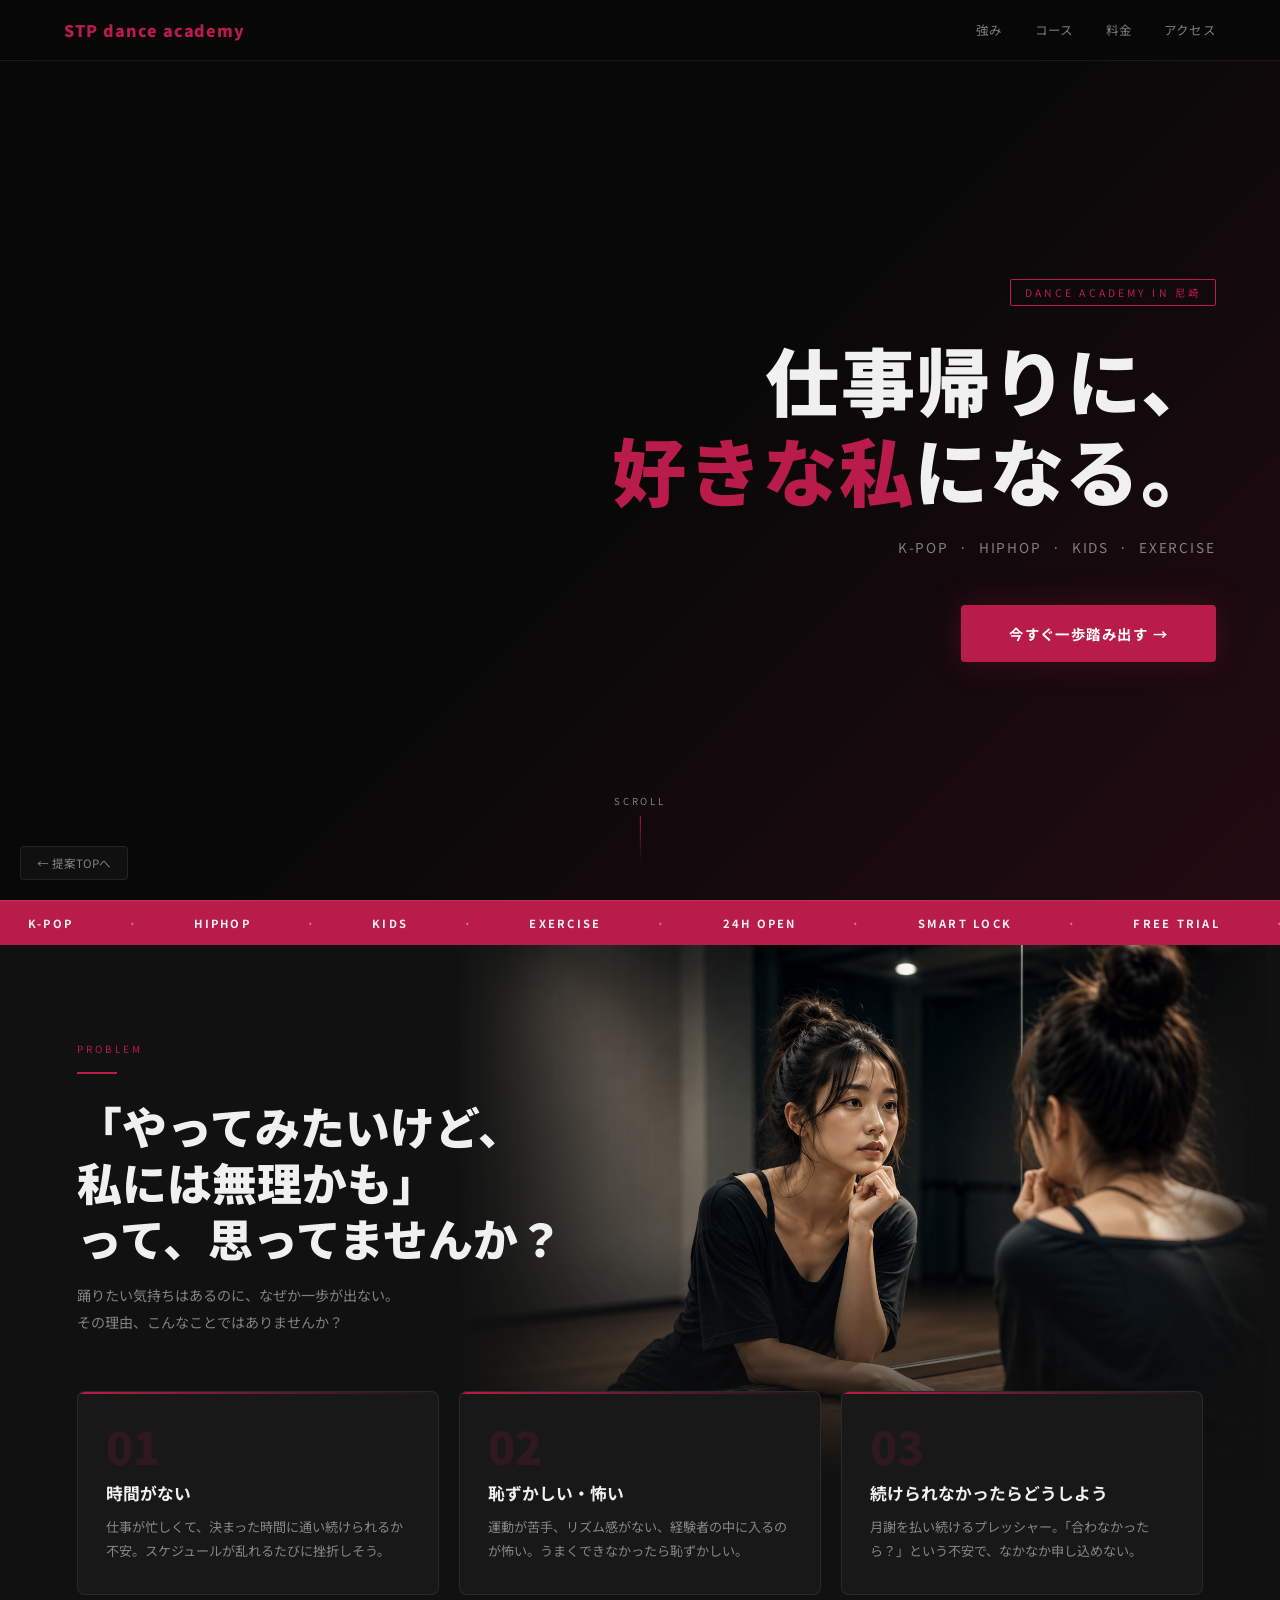
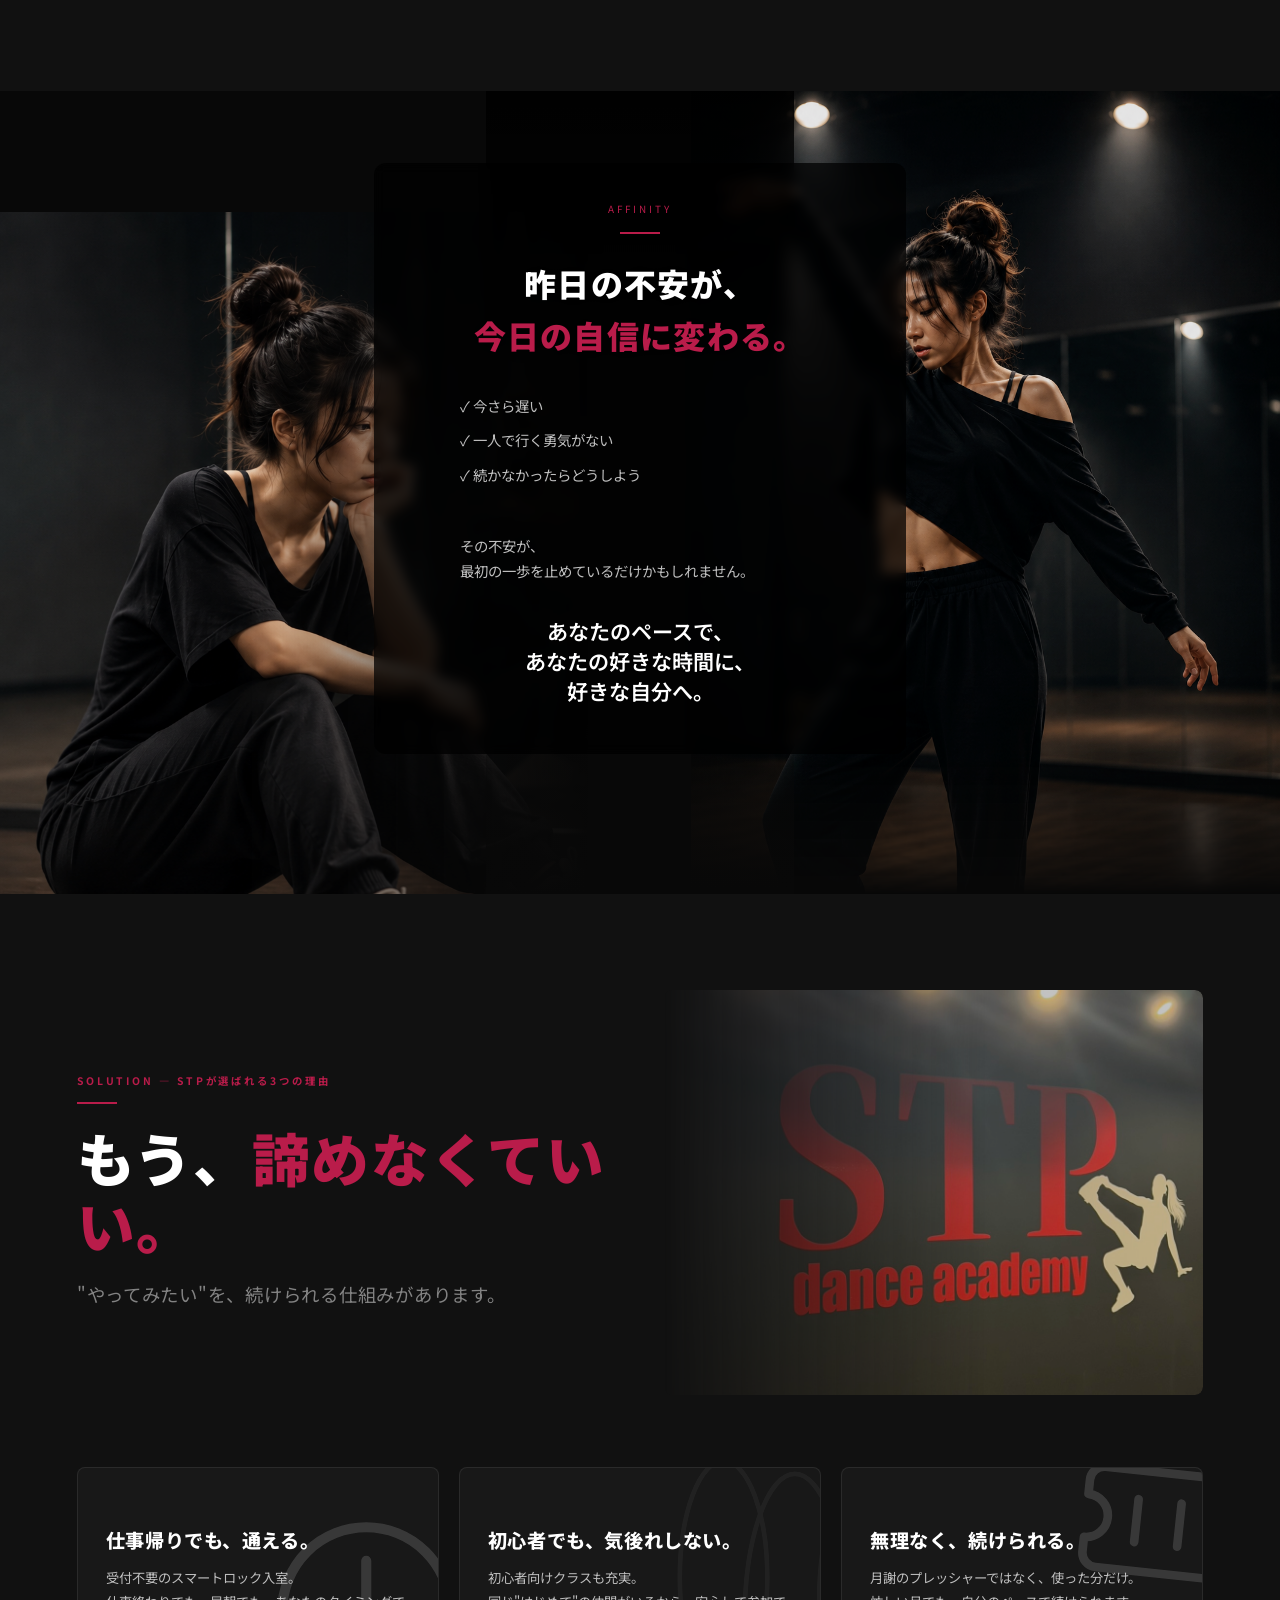
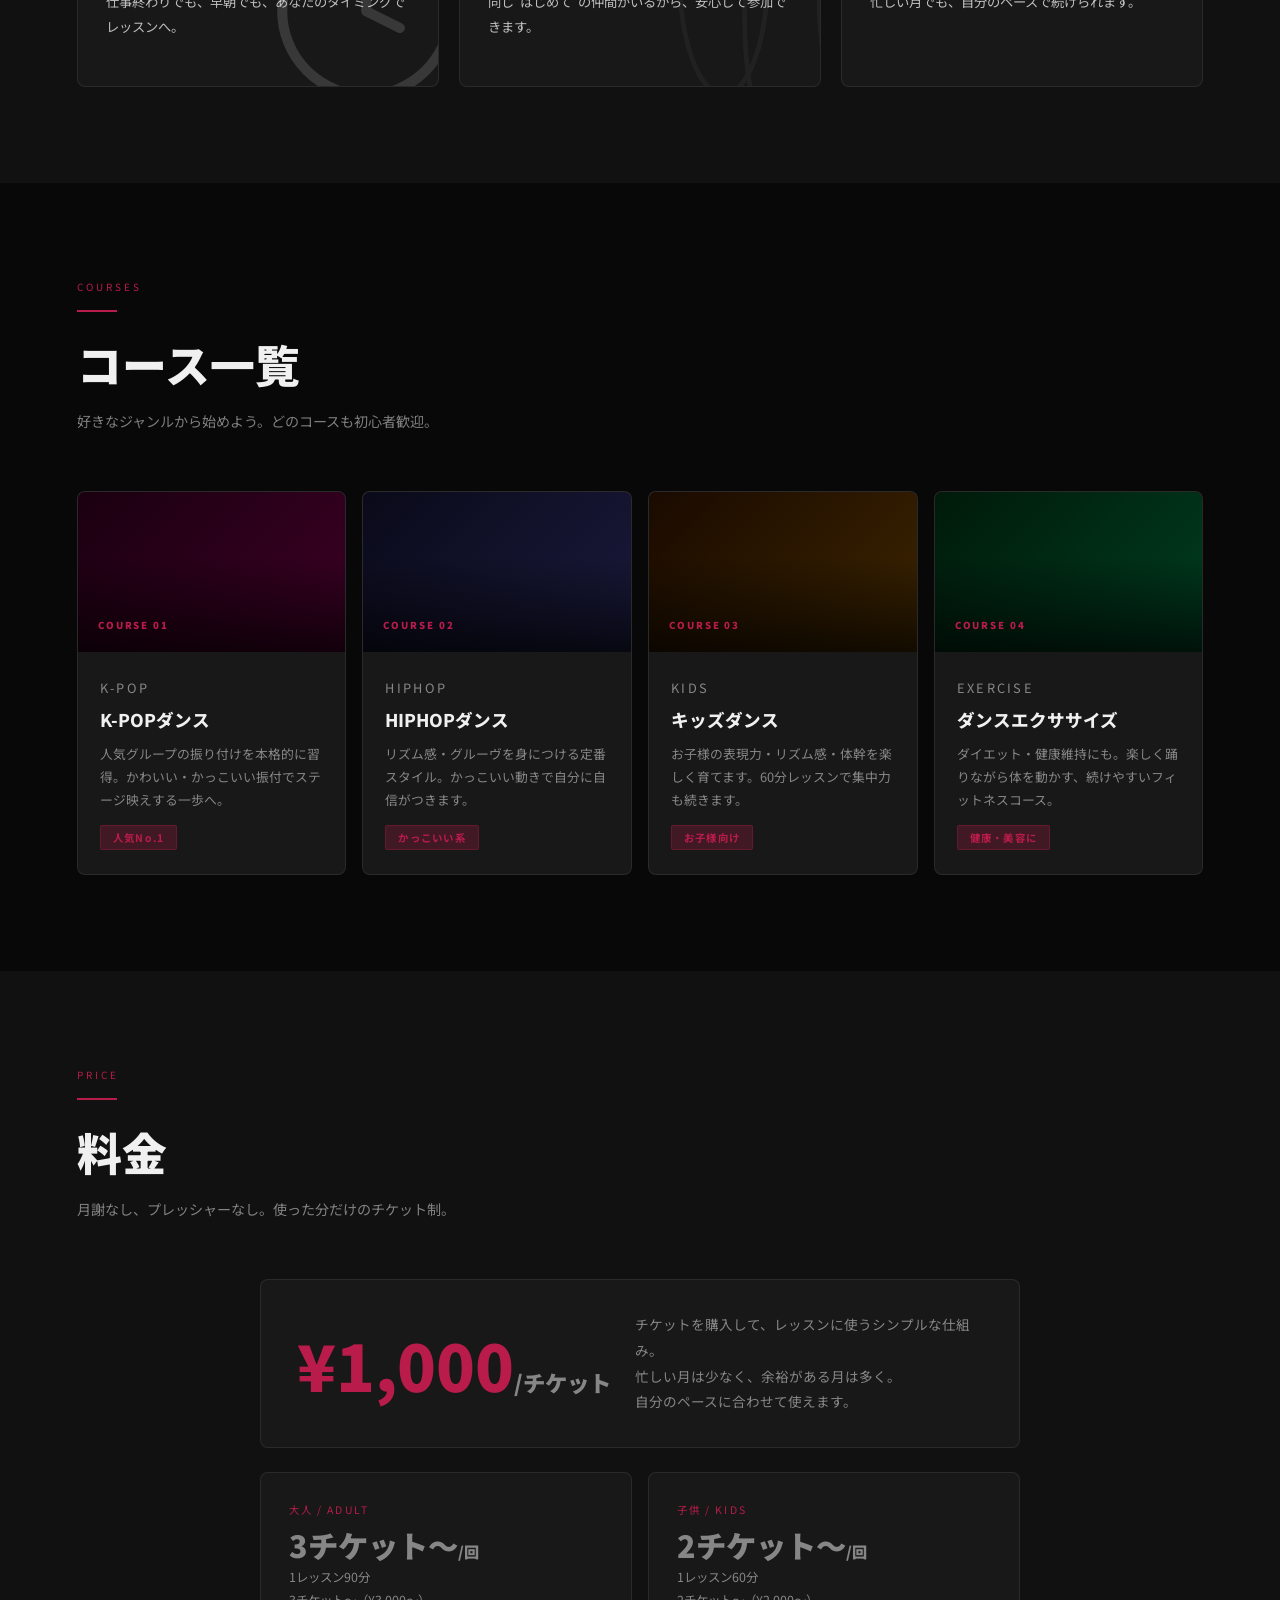
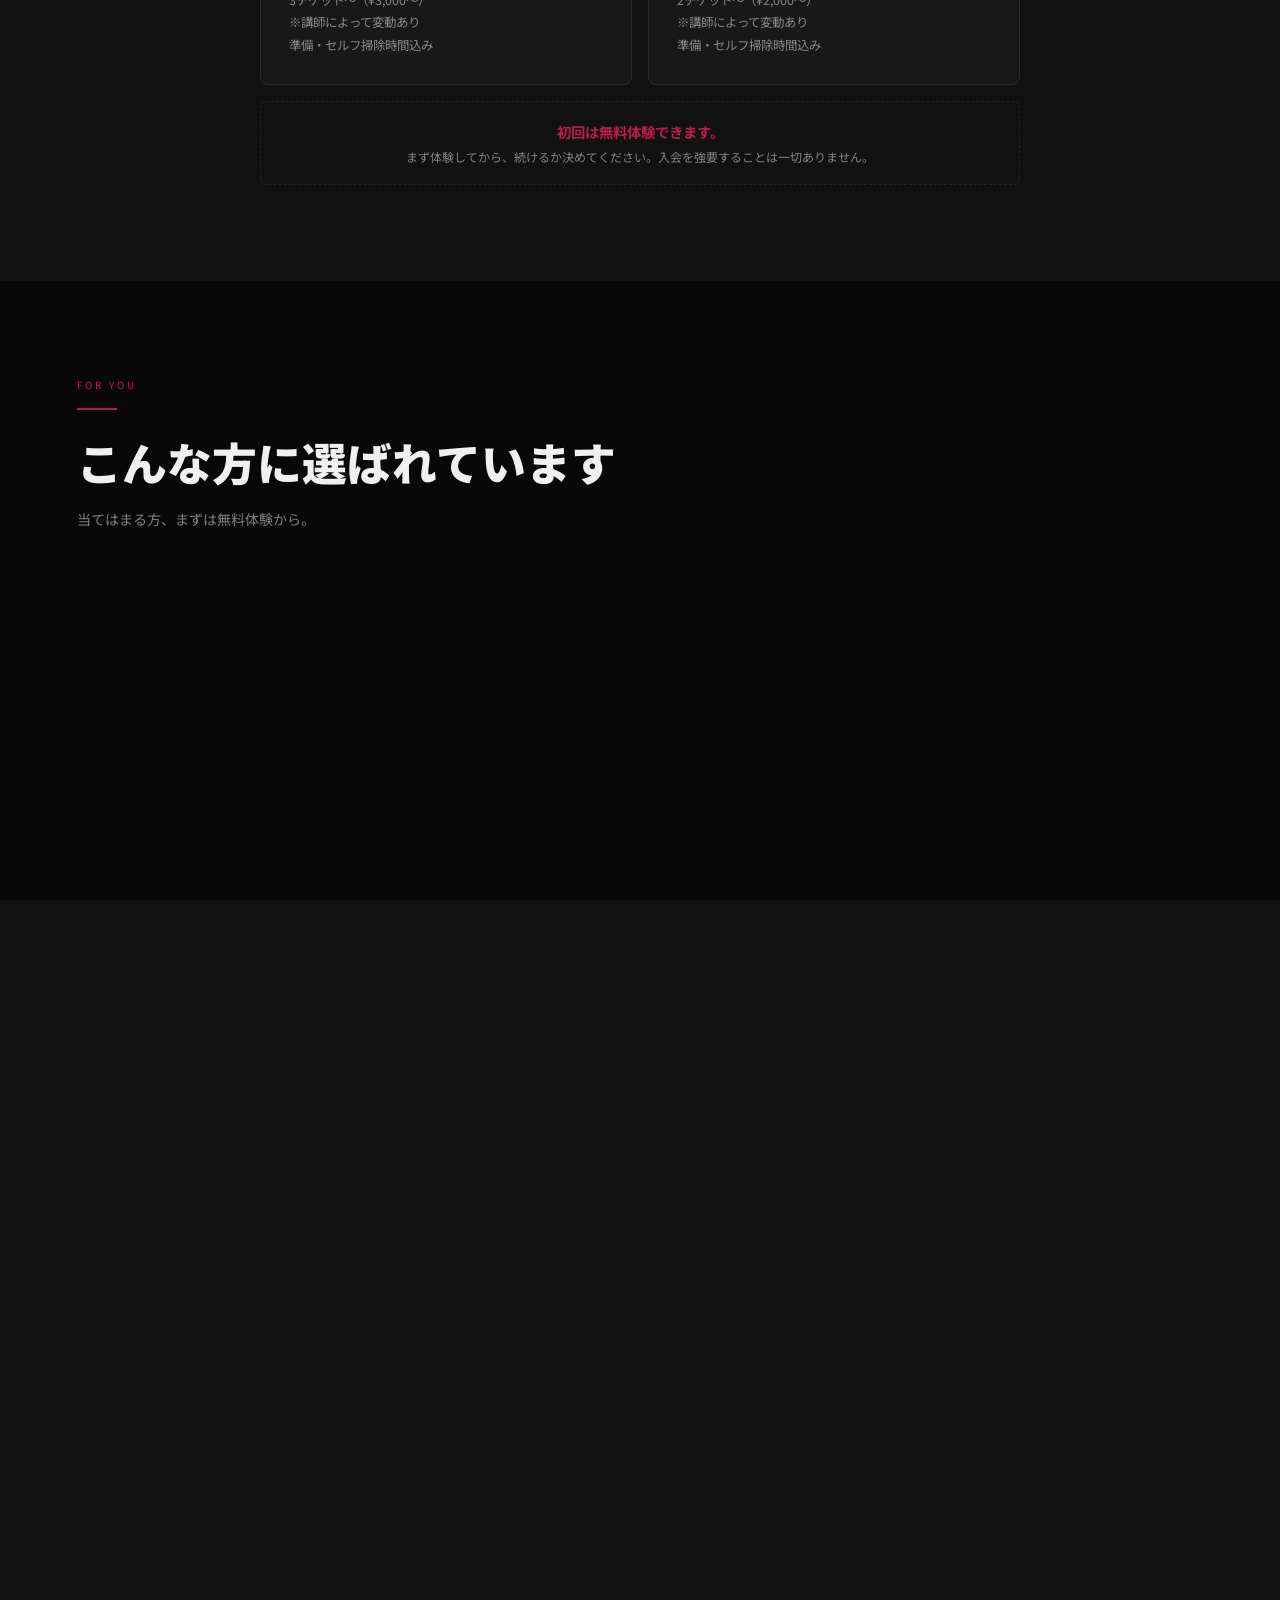
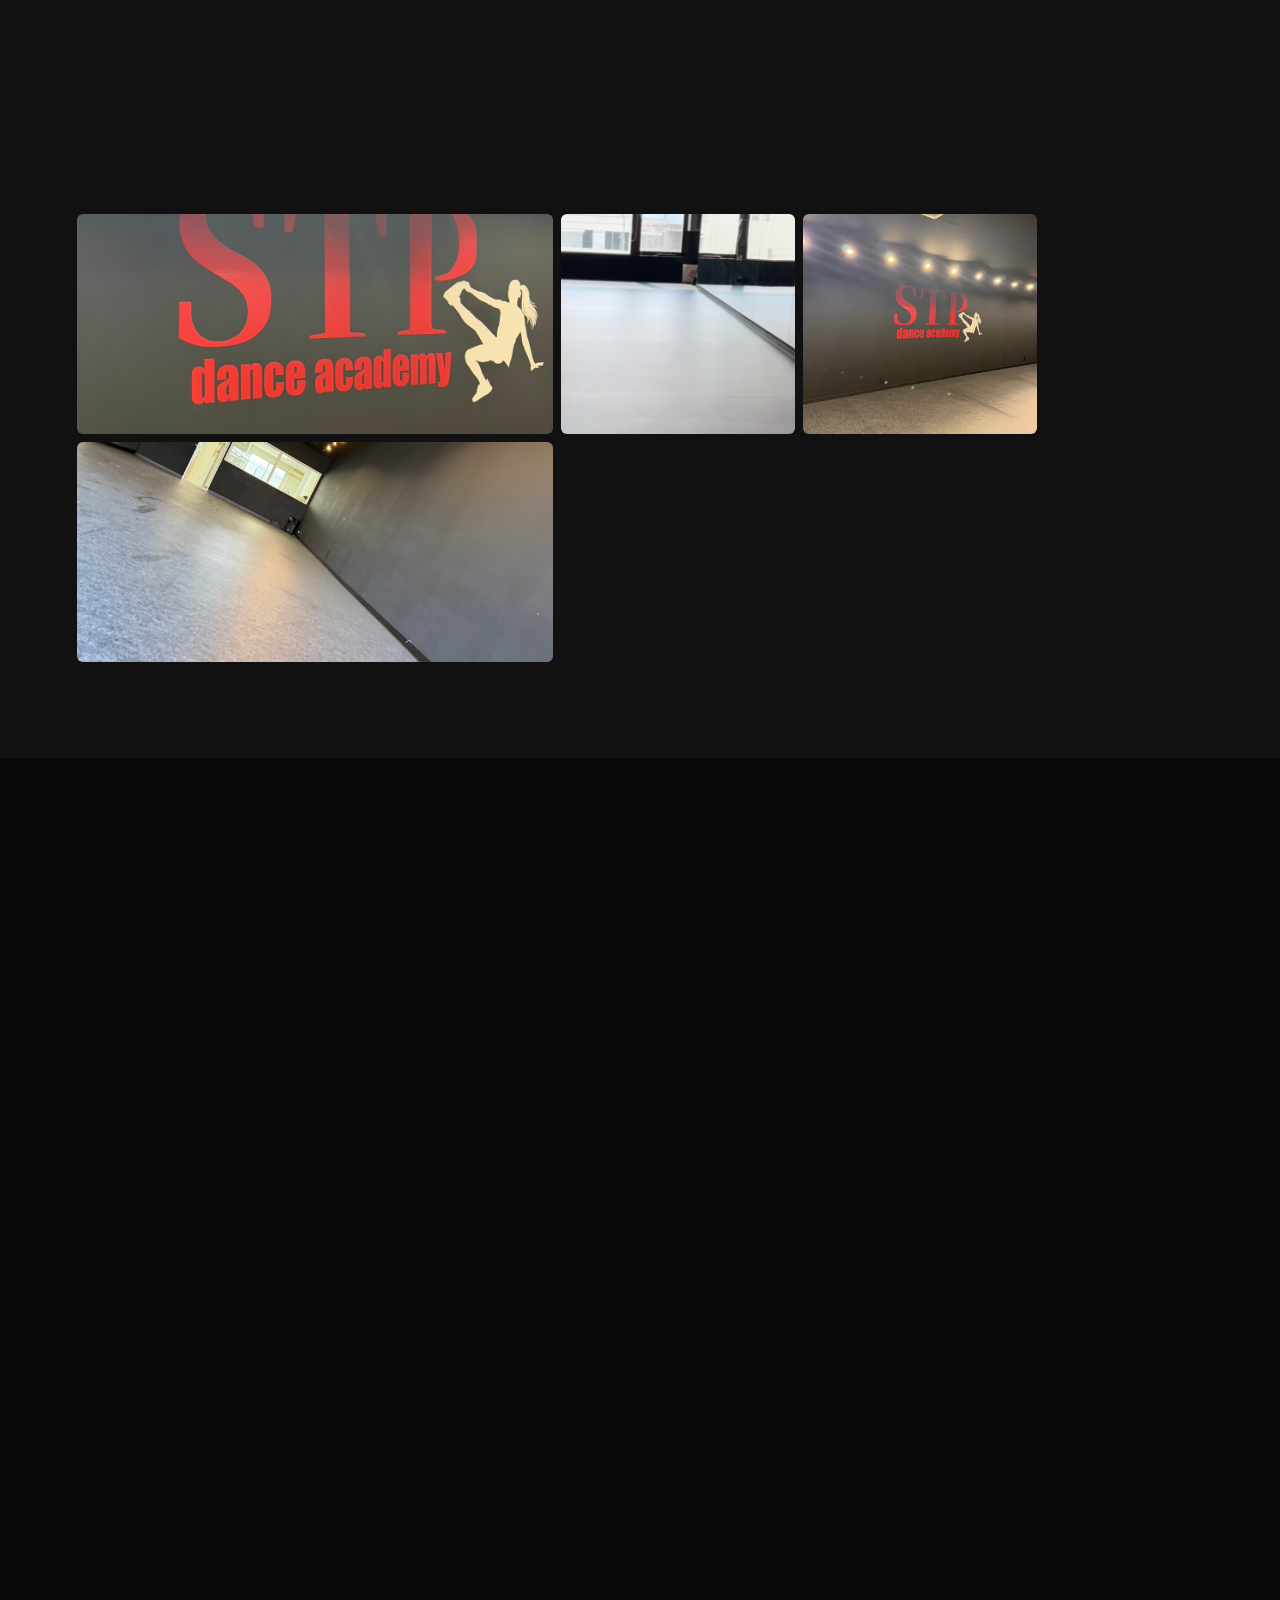
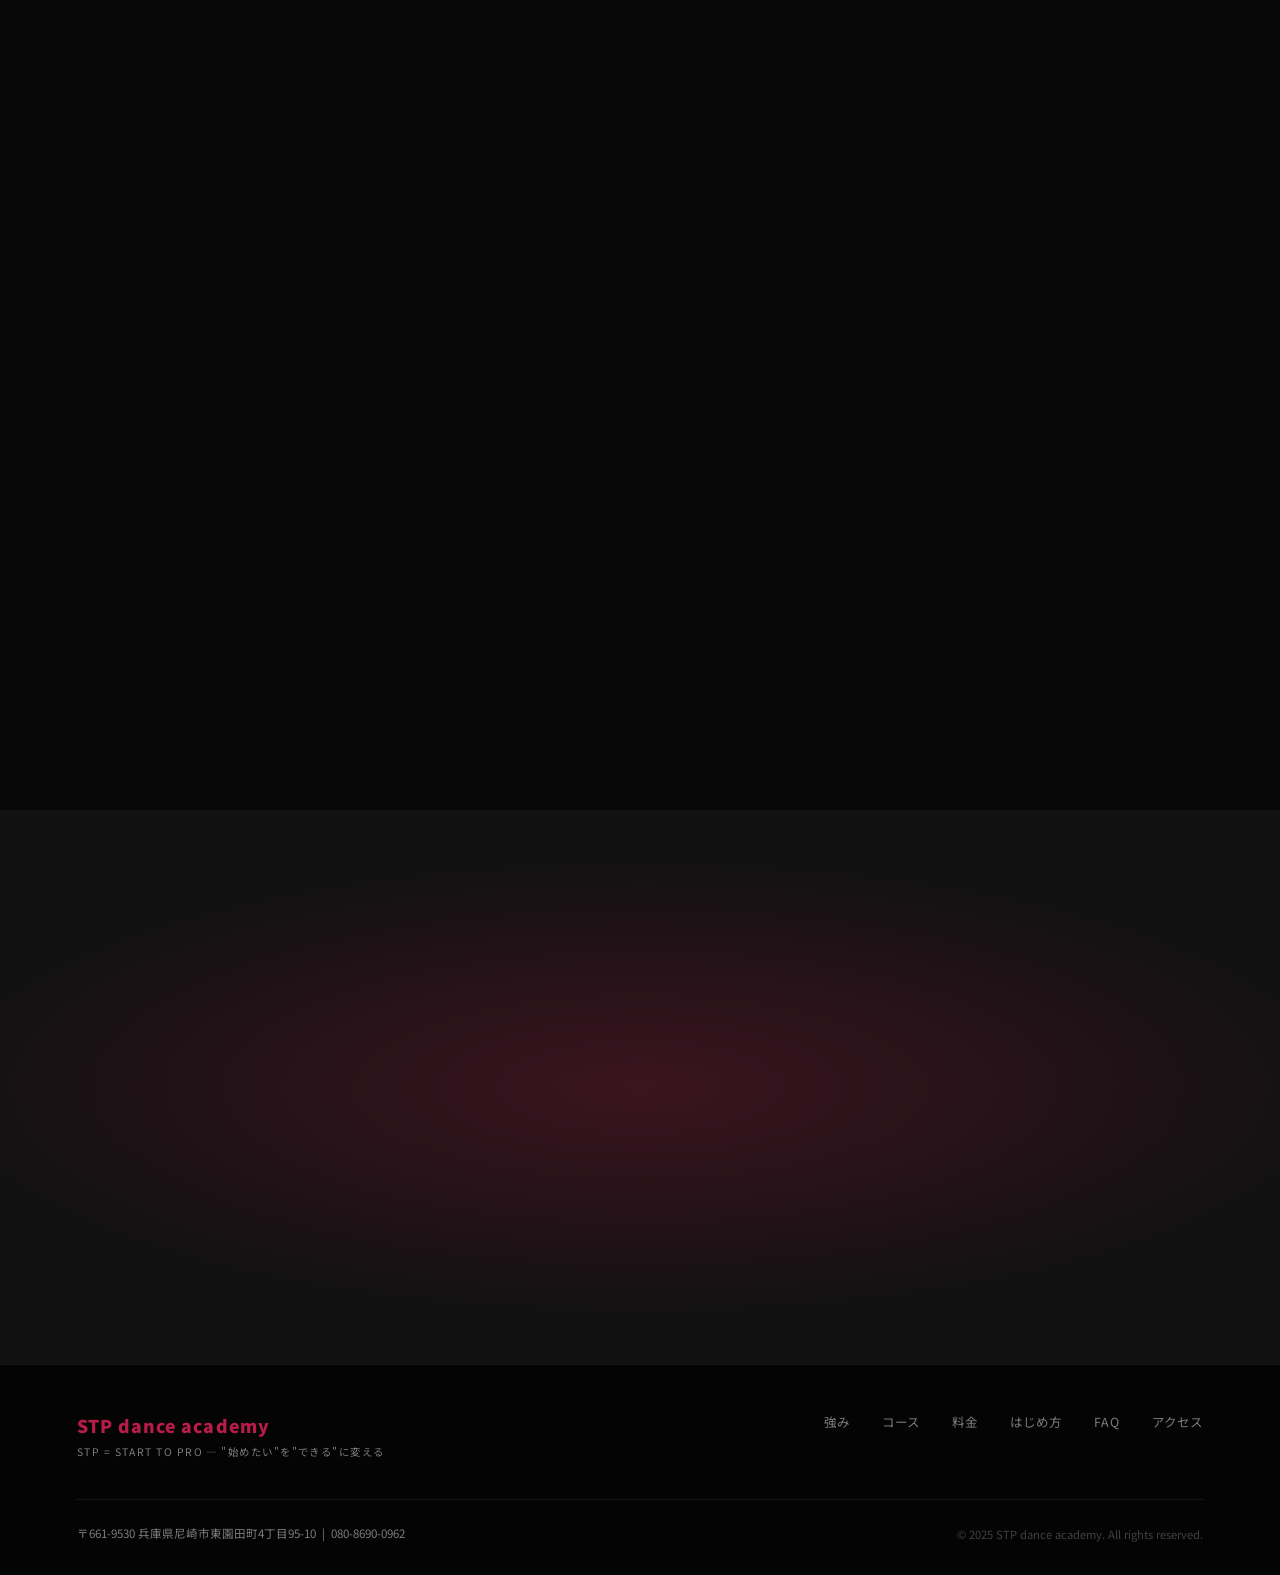
<file: cool-v2.html>
<!DOCTYPE html>
<html lang="ja">
<head>
  <meta charset="UTF-8">
  <meta name="viewport" content="width=device-width, initial-scale=1.0">
  <title>STP dance academy | 尼崎のダンスアカデミー</title>
  <link rel="preconnect" href="https://fonts.googleapis.com">
  <link href="https://fonts.googleapis.com/css2?family=Noto+Sans+JP:wght@400;700;900&display=swap" rel="stylesheet">
  <style>
    :root {
      --bg:       #080808;
      --mid:      #111111;
      --surface:  #181818;
      --red:      #b91c4a;
      --red-d:    #8b1538;
      --red-glow: rgba(185,28,74,0.25);
      --text:     #f0f0f0;
      --muted:    rgba(255,255,255,0.48);
      --border:   rgba(255,255,255,0.08);
    }
    *, *::before, *::after { box-sizing: border-box; margin: 0; padding: 0; }
    html { scroll-behavior: smooth; }
    body {
      background: var(--bg);
      color: var(--text);
      font-family: 'Noto Sans JP', 'Hiragino Sans', sans-serif;
      -webkit-font-smoothing: antialiased;
      overflow-x: hidden;
    }
    a { color: inherit; text-decoration: none; }
    img { display: block; max-width: 100%; }

    /* ====== NAV ====== */
    .nav {
      position: fixed; top: 0; left: 0; right: 0; z-index: 100;
      display: flex; align-items: center; justify-content: space-between;
      padding: 18px 5%;
      background: rgba(8,8,8,0.85);
      backdrop-filter: blur(16px);
      border-bottom: 1px solid var(--border);
      transition: background 0.3s;
    }
    .nav-logo {
      font-size: 1rem; font-weight: 900; letter-spacing: 0.06em; color: var(--red);
    }
    .nav-links {
      display: none; gap: 32px; font-size: 0.78rem;
      letter-spacing: 0.1em; color: var(--muted);
    }
    @media (min-width: 768px) {
      .nav-links { display: flex; }
      .nav-links a:hover { color: var(--text); }
    }
    .nav-cta {
      font-size: 0.78rem; font-weight: 700; letter-spacing: 0.1em;
      color: #fff; background: var(--red);
      padding: 10px 22px; border-radius: 4px;
      transition: background 0.2s;
    }
    .nav-cta:hover { background: var(--red-d); }

    /* ====== HERO ====== */
    .hero {
      position: relative; min-height: 100svh;
      display: flex; align-items: center;
      overflow: hidden;
    }
    .hero-bg {
      position: absolute; inset: -5%;
      z-index: 0;
    }
    .hero-bg video {
      width: 100%; height: 100%;
      object-fit: cover;
      filter: blur(7px);
      transform: scale(1.1);
      opacity: 0.6;
    }
    .hero-overlay {
      position: absolute; inset: 0; z-index: 1;
      background: linear-gradient(
        135deg,
        rgba(8,8,8,0.85) 0%,
        rgba(8,8,8,0.6) 50%,
        rgba(185,28,74,0.15) 100%
      );
    }
    .hero-content {
      position: relative; z-index: 2;
      padding: 120px 5% 80px;
      width: 100%;
      text-align: right;
    }
    .hero-label {
      display: inline-block;
      font-size: 0.65rem; letter-spacing: 0.3em; color: var(--red);
      border: 1px solid var(--red); border-radius: 2px;
      padding: 5px 14px; margin-bottom: 28px;
    }
    .hero-title {
      font-size: clamp(1.6rem, 5.8vw, 4.8rem);
      font-weight: 900; line-height: 1.2;
      letter-spacing: 0.02em; margin-bottom: 24px;
    }
    .hero-title .accent { color: var(--red); }
    .hero-sub {
      font-size: 0.85rem; letter-spacing: 0.14em;
      color: var(--muted); margin-bottom: 48px;
    }
    .hero-cta {
      display: inline-block;
      background: var(--red); color: #fff;
      font-size: 0.9rem; font-weight: 700; letter-spacing: 0.1em;
      padding: 18px 48px; border-radius: 4px;
      transition: background 0.2s, transform 0.2s, box-shadow 0.2s;
      box-shadow: 0 0 32px var(--red-glow);
    }
    .hero-cta:hover {
      background: var(--red-d);
      transform: translateY(-2px);
      box-shadow: 0 8px 40px rgba(185,28,74,0.5);
    }
    .hero-scroll {
      position: absolute; bottom: 36px; left: 50%; transform: translateX(-50%);
      z-index: 2; display: flex; flex-direction: column; align-items: center; gap: 8px;
    }
    .hero-scroll span {
      font-size: 0.6rem; letter-spacing: 0.3em; color: var(--muted);
    }
    .scroll-line {
      width: 1px; height: 48px;
      background: linear-gradient(to bottom, var(--red), transparent);
      animation: scrollLine 2s ease-in-out infinite;
    }
    @keyframes scrollLine {
      0% { transform: scaleY(0); transform-origin: top; }
      50% { transform: scaleY(1); transform-origin: top; }
      51% { transform: scaleY(1); transform-origin: bottom; }
      100% { transform: scaleY(0); transform-origin: bottom; }
    }

    /* ====== TICKER ====== */
    .ticker {
      background: var(--red); overflow: hidden;
      padding: 14px 0; border-top: 1px solid rgba(255,255,255,0.1);
    }
    .ticker-track {
      display: flex; gap: 0;
      animation: ticker 28s linear infinite;
      white-space: nowrap;
    }
    .ticker-track span {
      font-size: 0.7rem; font-weight: 700; letter-spacing: 0.2em;
      padding: 0 28px;
    }
    .ticker-dot { opacity: 0.5; }
    @keyframes ticker { from { transform: translateX(0); } to { transform: translateX(-50%); } }

    /* ====== SECTION COMMON ====== */
    .section { padding: 96px 6%; }
    .section-label {
      font-size: 0.62rem; letter-spacing: 0.3em; color: var(--red);
      margin-bottom: 16px;
    }
    .section-title {
      font-size: clamp(1.8rem, 4vw, 2.8rem);
      font-weight: 900; line-height: 1.25;
      margin-bottom: 16px;
    }
    .section-sub {
      font-size: 0.88rem; color: var(--muted);
      line-height: 1.9; margin-bottom: 56px;
    }
    .section-divider {
      width: 40px; height: 2px; background: var(--red); margin-bottom: 24px;
    }

    /* ====== PROBLEM ====== */
    .problem { background: var(--mid); position: relative; overflow: hidden; }
    .problem-bg {
      position: absolute;
      top: 0; right: 0;
      width: 65%; height: 72%;
      background: url('images/hero-girl.png') center top / contain no-repeat;
      mask-image: linear-gradient(to right, transparent 0%, black 28%, black 85%, transparent 100%),
                  linear-gradient(to bottom, black 55%, transparent 100%);
      -webkit-mask-image: linear-gradient(to right, transparent 0%, black 28%, black 85%, transparent 100%),
                          linear-gradient(to bottom, black 55%, transparent 100%);
      mask-composite: intersect;
      -webkit-mask-composite: destination-in;
    }
    .problem-text { position: relative; z-index: 2; max-width: 52%; }
    @media (max-width: 767px) {
      .problem-bg { display: none; }
      .problem-text { max-width: 100%; }
    }
    .problem-cards {
      display: grid;
      grid-template-columns: repeat(auto-fit, minmax(260px, 1fr));
      gap: 20px; margin-top: 48px;
    }
    .problem-card {
      border: 1px solid var(--border); border-radius: 8px;
      padding: 32px 28px; background: var(--surface);
      position: relative; overflow: hidden;
    }
    .problem-card::before {
      content: '';
      position: absolute; top: 0; left: 0; right: 0; height: 2px;
      background: linear-gradient(90deg, var(--red), transparent);
    }
    .problem-card .num {
      font-size: 2.8rem; font-weight: 900; color: var(--red);
      opacity: 0.15; line-height: 1; margin-bottom: 12px;
    }
    .problem-card h3 {
      font-size: 1.05rem; font-weight: 700; margin-bottom: 10px;
    }
    .problem-card p {
      font-size: 0.82rem; color: var(--muted); line-height: 1.8;
    }
    .problem-card {
      transition: transform 0.3s ease, border-color 0.3s ease, box-shadow 0.3s ease;
    }
    .problem-card:hover {
      transform: translateY(-3px);
      border-color: var(--red);
      box-shadow: 0 0 20px rgba(185,28,74,0.25);
    }

    /* ====== AFFINITY ====== */
    .affinity {
      position: relative;
      background: var(--bg);
      text-align: center;
      overflow: hidden;
      padding: 72px 6% 140px;
      min-height: 600px;
    }
    .affinity-img {
      position: absolute;
      top: 0; bottom: 0;
      width: 46%;
      background-repeat: no-repeat;
    }
    .affinity-img-left {
      left: 0;
      background-image: url('images/affinity-left.png');
      background-size: auto 85%;
      background-position: left bottom;
      mask-image: linear-gradient(to right, black 0%, black 35%, transparent 100%),
                  linear-gradient(to bottom, transparent 0%, black 8%, black 100%);
      -webkit-mask-image: linear-gradient(to right, black 0%, black 35%, transparent 100%),
                          linear-gradient(to bottom, transparent 0%, black 8%, black 100%);
      mask-composite: intersect;
      -webkit-mask-composite: destination-in;
    }
    .affinity-img-right {
      right: 0;
      background-image: url('images/affinity-right.png');
      background-position: right top;
      background-size: auto 115%;
      filter: brightness(0.9);
      mask-image: linear-gradient(to bottom, black 0%, black 82%, transparent 100%);
      -webkit-mask-image: linear-gradient(to bottom, black 0%, black 82%, transparent 100%);
    }
    /* 上下グラデオーバーレイ */
    .affinity::before {
      content: '';
      position: absolute; left: 38%; right: 38%; top: 0;
      height: 30%;
      background: linear-gradient(to bottom, rgba(0,0,0,0.9), rgba(0,0,0,0.4));
      z-index: 1; pointer-events: none;
    }
    .affinity::after {
      content: '';
      position: absolute; left: 38%; right: 38%; bottom: 0;
      height: 25%;
      background: linear-gradient(to top, rgba(8,8,8,1), transparent);
      z-index: 1; pointer-events: none;
    }
    .affinity > *:not(.affinity-img) { position: relative; z-index: 2; }
    /* 中央テキストエリア */
    .affinity-inner {
      position: relative; z-index: 2;
      background: rgba(0,0,0,0.72);
      backdrop-filter: blur(6px);
      -webkit-backdrop-filter: blur(6px);
      border-radius: 12px;
      padding: 38px 46px 48px;
      max-width: 532px;
      margin: 0 auto;
    }
    .affinity-quote {
      max-width: 640px; margin: 0 auto 28px;
      font-size: clamp(1.4rem, 3.5vw, 2rem);
      font-weight: 900; line-height: 1.6;
      letter-spacing: 0.04em;
      color: #ffffff;
      text-align: center;
      text-shadow: 0 1px 16px rgba(0,0,0,0.8);
    }
    .affinity-quote .red { color: var(--red); }
    .affinity-checklist {
      margin-top: 24px;
      font-size: 0.9rem; color: rgba(255,255,255,0.75);
      line-height: 2.4; text-align: left;
      padding-left: 40px;
    }
    .affinity-desc {
      margin-top: 40px;
      font-size: 0.9rem; color: rgba(255,255,255,0.75);
      line-height: 1.8; text-align: left;
      padding-left: 40px;
    }
    .affinity-copy {
      margin-top: 32px;
      font-size: clamp(1.0rem, 2.5vw, 1.32rem);
      font-weight: 600;
      color: #fff;
      text-align: center;
      line-height: 1.42;
      word-break: keep-all;
      overflow-wrap: break-word;
      padding-bottom: 0;
    }
    .affinity-body {
      max-width: 560px; margin: 0 auto;
      font-size: 0.9rem; color: rgba(255,255,255,0.75);
      line-height: 2; text-align: left;
      padding-left: 40px;
    }

    /* ====== SOLUTION ====== */
    .solution { background: var(--mid); }

    /* 見出しエリア */
    .solution-head {
      display: grid;
      grid-template-columns: 1fr;
      gap: 32px;
      margin-bottom: 72px;
      align-items: center;
    }
    @media (min-width: 768px) {
      .solution-head { grid-template-columns: 1fr 1fr; gap: 48px; }
    }
    .solution-sub-label {
      font-size: 0.65rem; letter-spacing: 0.28em;
      color: var(--red); font-weight: 700;
      margin-bottom: 14px; display: block;
    }
    .solution-main-copy {
      font-size: clamp(2rem, 6vw, 3.6rem);
      font-weight: 900; line-height: 1.15;
      letter-spacing: 0.02em; color: #fff;
      margin-bottom: 0;
    }
    .solution-main-copy .red { color: var(--red); }
    .solution-note {
      font-size: clamp(0.95rem, 1.8vw, 1.15rem);
      color: var(--muted); margin-top: 20px;
      line-height: 1.9; letter-spacing: 0.04em;
    }

    /* 右画像コンポーネント（後から差し替え可） */
    .solution-img-wrap {
      display: none;
    }
    @media (min-width: 768px) {
      .solution-img-wrap {
        display: block;
        border-radius: 8px;
        overflow: hidden;
        aspect-ratio: 4 / 3;
        opacity: 0.75;
        align-self: start;
        mask-image: linear-gradient(to left, black 40%, transparent 100%);
        -webkit-mask-image: linear-gradient(to left, black 40%, transparent 100%);
      }
      /* Replace with actual studio / smart lock photo later */
      .solution-img-wrap img {
        width: 100%; height: 100%;
        object-fit: cover;
        object-position: center 40%;
        display: block;
        filter: brightness(0.75) contrast(1.05);
      }
    }

    /* カードグリッド */
    .solution-grid {
      display: grid;
      grid-template-columns: 1fr;
      gap: 20px;
    }
    @media (min-width: 640px) {
      .solution-grid { grid-template-columns: repeat(2, 1fr); }
    }
    @media (min-width: 960px) {
      .solution-grid { grid-template-columns: repeat(3, 1fr); }
    }

    /* カード */
    .sol-card {
      border: 1px solid var(--border); border-radius: 8px;
      padding: 59px 28px 47px; background: var(--surface);
      transition: border-color 0.25s ease, box-shadow 0.25s ease, transform 0.25s ease;
      position: relative; overflow: hidden;
      display: flex; flex-direction: column;
    }
    .sol-card:hover {
      border-color: var(--red);
      transform: translateY(-4px);
      box-shadow: 0 8px 28px rgba(185,28,74,0.18);
    }
    .sol-card::after {
      content: '';
      position: absolute; inset: 0;
      background: radial-gradient(circle at 0% 100%, var(--red-glow) 0%, transparent 60%);
      opacity: 0; transition: opacity 0.25s ease;
      pointer-events: none;
    }
    .sol-card:hover::after { opacity: 1; }

    /* アイコン — 全カード統一 */
    .sol-icon {
      width: 52px; height: 52px; border-radius: 10px;
      background: var(--red-glow); border: 1px solid rgba(185,28,74,0.3);
      display: flex; align-items: center; justify-content: center;
      flex-shrink: 0;
      margin-bottom: 20px;
    }
    /* ウォーターマーク共通 */
    .sol-watermark {
      position: absolute;
      pointer-events: none;
      z-index: 0;
      opacity: 0.14;
    }
    .sol-watermark svg {
      display: block;
      stroke: #fff; fill: none;
      stroke-width: 1.2; stroke-linecap: round; stroke-linejoin: round;
    }
    /* 時計：右下から見切れ、縮小 */
    .sol-watermark-clock {
      right: -8%; bottom: -12%;
      width: 70%;
      transform: scale(0.8);
      transform-origin: bottom right;
    }
    .sol-watermark-clock svg { width: 100%; height: auto; }
    /* 楕円3つ：右寄せ・上下反転 */
    .sol-watermark-people {
      right: -28%; top: -15%;
      width: 72%;
      opacity: 0.042;
      transform: scaleY(-1);
    }
    .sol-watermark-people svg { width: 100%; height: auto; }
    /* チケット：右上固定、縮小・浅い回転 */
    .sol-watermark-ticket {
      right: -14%; top: -10%;
      width: 48%;
      transform: rotate(6deg);
      transform-origin: top right;
    }
    .sol-watermark-ticket svg { width: 100%; height: auto; }
    .sol-card > *:not(.sol-watermark):not(.sol-watermark-clock):not(.sol-watermark-people):not(.sol-watermark-ticket) { position: relative; z-index: 1; }
    .sol-card > h3, .sol-card > p { position: relative; z-index: 1; }
    .sol-card h3 {
      font-size: 1.2rem; font-weight: 800;
      margin-bottom: 12px; letter-spacing: 0.03em;
      color: #fff; line-height: 1.4;
    }
    .sol-card p {
      font-size: 0.83rem; color: rgba(255,255,255,0.72); line-height: 1.85;
      flex: 1;
    }

    /* ====== COURSES ====== */
    .courses { background: var(--bg); }
    .courses-grid {
      display: grid;
      grid-template-columns: repeat(auto-fit, minmax(220px, 1fr));
      gap: 16px;
    }
    .course-card {
      border: 1px solid var(--border); border-radius: 8px;
      overflow: hidden; background: var(--surface);
      transition: border-color 0.3s, transform 0.3s;
    }
    .course-card:hover { border-color: rgba(185,28,74,0.5); transform: translateY(-4px); }
    .course-header {
      height: 160px; display: flex; align-items: flex-end;
      padding: 20px; position: relative; overflow: hidden;
    }
    .course-bg {
      position: absolute; inset: 0;
      background-size: cover; background-position: center;
    }
    .course-bg-kpop   { background: linear-gradient(135deg, #1a0010, #3d0025); }
    .course-bg-hiphop { background: linear-gradient(135deg, #0a0a1a, #1a1a3d); }
    .course-bg-kids   { background: linear-gradient(135deg, #1a0a00, #3d2500); }
    .course-bg-ex     { background: linear-gradient(135deg, #001a0a, #003d20); }
    .course-header::after {
      content: '';
      position: absolute; inset: 0;
      background: linear-gradient(to top, rgba(0,0,0,0.7) 0%, transparent 60%);
    }
    .course-num {
      position: relative; z-index: 1;
      font-size: 0.6rem; font-weight: 900; letter-spacing: 0.2em;
      color: var(--red);
    }
    .course-body { padding: 24px 22px; }
    .course-tag {
      font-size: 0.65rem; letter-spacing: 0.18em; color: var(--red);
      margin-bottom: 8px;
    }
    .course-body h3 {
      font-size: 1.1rem; font-weight: 800; margin-bottom: 10px;
    }
    .course-body p {
      font-size: 0.8rem; color: var(--muted); line-height: 1.8;
    }
    .course-badge {
      display: inline-block; margin-top: 14px;
      font-size: 0.65rem; font-weight: 700; letter-spacing: 0.12em;
      background: var(--red-glow); border: 1px solid rgba(185,28,74,0.3);
      color: var(--red); padding: 4px 12px; border-radius: 2px;
    }

    /* ====== PRICE ====== */
    .price { background: var(--mid); }
    .price-wrap {
      max-width: 760px; margin: 0 auto;
    }
    .ticket-intro {
      display: flex; align-items: center; gap: 24px;
      border: 1px solid var(--border); border-radius: 8px;
      padding: 32px 36px; background: var(--surface);
      margin-bottom: 24px;
    }
    .ticket-big {
      font-size: clamp(2.8rem, 6vw, 4rem); font-weight: 900;
      color: var(--red); line-height: 1; white-space: nowrap;
    }
    .ticket-big small { font-size: 0.35em; color: var(--muted); }
    .ticket-desc { font-size: 0.85rem; color: var(--muted); line-height: 1.9; }
    .price-cards {
      display: grid; grid-template-columns: 1fr 1fr; gap: 16px;
    }
    @media (max-width: 560px) { .price-cards { grid-template-columns: 1fr; } }
    .price-card {
      border: 1px solid var(--border); border-radius: 8px;
      padding: 28px; background: var(--surface);
    }
    .price-card .plan {
      font-size: 0.65rem; letter-spacing: 0.2em; color: var(--red); margin-bottom: 10px;
    }
    .price-card .amount {
      font-size: 1.9rem; font-weight: 900; margin-bottom: 6px;
      line-height: 1;
    }
    .price-card .amount small { font-size: 0.5em; color: var(--muted); }
    .price-card p { font-size: 0.78rem; color: var(--muted); line-height: 1.8; }
    .price-note {
      margin-top: 16px; font-size: 0.75rem; color: var(--muted);
      line-height: 1.9; text-align: center;
      border: 1px dashed var(--border); border-radius: 6px; padding: 16px;
    }
    .price-note .free {
      color: var(--red); font-weight: 700; font-size: 0.9rem;
    }

    /* ====== NARROW ====== */
    .narrow { background: var(--bg); }
    .narrow-list {
      display: grid;
      grid-template-columns: repeat(auto-fit, minmax(280px, 1fr));
      gap: 16px; max-width: 900px;
    }
    .narrow-item {
      display: flex; align-items: flex-start; gap: 16px;
      padding: 24px; border: 1px solid var(--border); border-radius: 8px;
      background: var(--surface);
    }
    .narrow-check {
      width: 28px; height: 28px; border-radius: 50%;
      background: var(--red-glow); border: 1px solid var(--red);
      display: flex; align-items: center; justify-content: center;
      color: var(--red); font-weight: 900; font-size: 0.8rem;
      flex-shrink: 0;
    }
    .narrow-item p { font-size: 0.88rem; line-height: 1.75; }

    /* ====== HOW TO ====== */
    .howto { background: var(--mid); }
    .steps {
      display: flex; gap: 0;
      flex-direction: column;
      max-width: 680px;
    }
    @media (min-width: 640px) {
      .steps { flex-direction: row; }
    }
    .step {
      flex: 1; position: relative;
      display: flex; flex-direction: column; align-items: center;
      text-align: center; padding: 0 16px 48px;
    }
    .step:not(:last-child)::after {
      content: '';
      position: absolute;
    }
    @media (min-width: 640px) {
      .step:not(:last-child)::after {
        top: 24px; left: calc(50% + 24px);
        width: calc(100% - 48px); height: 1px;
        background: linear-gradient(90deg, var(--red), transparent);
      }
    }
    @media (max-width: 639px) {
      .step:not(:last-child)::after {
        left: 24px; top: 48px;
        width: 1px; height: calc(100% - 48px);
        background: linear-gradient(to bottom, var(--red), transparent);
      }
      .step { flex-direction: row; text-align: left; align-items: flex-start; gap: 20px; }
    }
    .step-num {
      width: 48px; height: 48px; border-radius: 50%;
      background: var(--red); color: #fff;
      display: flex; align-items: center; justify-content: center;
      font-size: 1rem; font-weight: 900;
      flex-shrink: 0; margin-bottom: 16px;
      box-shadow: 0 0 20px var(--red-glow);
    }
    @media (max-width: 639px) { .step-num { margin-bottom: 0; } }
    .step h3 { font-size: 0.9rem; font-weight: 700; margin-bottom: 6px; }
    .step p  { font-size: 0.78rem; color: var(--muted); line-height: 1.7; }

    /* ====== FAQ ====== */
    .faq { background: var(--bg); }
    .faq-list { max-width: 720px; display: flex; flex-direction: column; gap: 2px; }
    .faq-item {
      border: 1px solid var(--border); border-radius: 6px;
      background: var(--surface); overflow: hidden;
    }
    .faq-q {
      width: 100%; text-align: left; background: none; border: none; cursor: pointer;
      padding: 22px 24px; display: flex; align-items: center; gap: 16px;
      color: var(--text); font-size: 0.9rem; font-weight: 600;
      font-family: inherit;
      transition: color 0.2s;
    }
    .faq-q:hover { color: var(--red); }
    .faq-q .q-mark {
      color: var(--red); font-weight: 900; font-size: 1rem; flex-shrink: 0;
    }
    .faq-q .faq-arrow {
      margin-left: auto; color: var(--muted); transition: transform 0.3s;
      font-size: 0.7rem;
    }
    .faq-item.open .faq-arrow { transform: rotate(180deg); }
    .faq-a {
      max-height: 0; overflow: hidden;
      transition: max-height 0.35s ease, padding 0.35s ease;
      padding: 0 24px;
      font-size: 0.85rem; color: var(--muted); line-height: 1.9;
    }
    .faq-item.open .faq-a { max-height: 200px; padding: 0 24px 22px; }

    /* ====== GALLERY ====== */
    .gallery { background: var(--mid); }
    .gallery-grid {
      display: grid;
      grid-template-columns: repeat(3, 1fr);
      grid-template-rows: 200px 200px;
      gap: 8px; max-width: 960px;
    }
    @media (min-width: 640px) {
      .gallery-grid {
        grid-template-columns: repeat(4, 1fr);
        grid-template-rows: 220px 220px;
      }
    }
    .gc {
      border-radius: 6px; overflow: hidden;
      background-size: cover; background-position: center;
      transition: opacity 0.3s;
    }
    .gc:hover { opacity: 0.85; }
    .gc-1 { background: url('images/studio-02.JPG') center 50%/cover; grid-column: span 2; }
    .gc-2 { background: url('images/studio-floor.png') center/cover; }
    .gc-3 { background: url('images/studio-stp.jpeg') center/cover; }
    .gc-4 { background: url('images/studio-01.jpeg') center/cover; grid-column: span 2; }

    /* ====== ACCESS ====== */
    .access { background: var(--bg); }
    .access-inner {
      display: grid; gap: 40px;
      grid-template-columns: 1fr;
      max-width: 800px;
    }
    @media (min-width: 640px) {
      .access-inner { grid-template-columns: 1fr 1fr; }
    }
    .access-info dt {
      font-size: 0.65rem; letter-spacing: 0.2em; color: var(--red);
      margin-bottom: 6px; margin-top: 20px;
    }
    .access-info dt:first-child { margin-top: 0; }
    .access-info dd {
      font-size: 0.88rem; line-height: 1.8; color: var(--text);
    }
    .access-sns {
      display: inline-flex; align-items: center; gap: 10px;
      padding: 12px 20px; border: 1px solid var(--border); border-radius: 6px;
      font-size: 0.82rem; color: var(--muted);
      transition: border-color 0.2s, color 0.2s;
    }
    .access-sns:hover { border-color: var(--red); color: var(--text); }
    .access-map {
      border-radius: 8px; overflow: hidden;
      border: 1px solid var(--border);
      background: var(--surface);
      height: 240px;
      display: flex; align-items: center; justify-content: center;
    }
    .access-map p {
      font-size: 0.78rem; color: var(--muted); letter-spacing: 0.1em; text-align: center;
    }

    /* ====== CTA BAND ====== */
    .cta-band {
      padding: 100px 6%; text-align: center;
      background: var(--mid);
      position: relative; overflow: hidden;
    }
    .cta-band::before {
      content: '';
      position: absolute; inset: 0;
      background: radial-gradient(ellipse 80% 60% at 50% 50%, var(--red-glow) 0%, transparent 70%);
      pointer-events: none;
    }
    .cta-band .label {
      font-size: 0.65rem; letter-spacing: 0.3em; color: var(--red);
      display: block; margin-bottom: 20px;
    }
    .cta-band h2 {
      font-size: clamp(1.8rem, 5vw, 3rem);
      font-weight: 900; margin-bottom: 16px; line-height: 1.3;
    }
    .cta-band p {
      font-size: 0.88rem; color: var(--muted); margin-bottom: 40px; line-height: 1.9;
    }
    .btn-cta {
      display: inline-block;
      background: var(--red); color: #fff;
      font-size: 1rem; font-weight: 700; letter-spacing: 0.1em;
      padding: 20px 60px; border-radius: 4px;
      box-shadow: 0 0 40px rgba(185,28,74,0.4);
      transition: background 0.2s, transform 0.2s;
    }
    .btn-cta:hover { background: var(--red-d); transform: translateY(-3px); }
    .cta-note {
      margin-top: 16px; font-size: 0.72rem; color: var(--muted); letter-spacing: 0.08em;
    }

    /* ====== FOOTER ====== */
    .footer {
      background: #040404; border-top: 1px solid var(--border);
      padding: 48px 6% 32px;
    }
    .footer-inner {
      display: flex; flex-wrap: wrap; gap: 32px;
      justify-content: space-between; align-items: flex-start;
      margin-bottom: 40px;
    }
    .footer-logo {
      font-size: 1.1rem; font-weight: 900; color: var(--red); letter-spacing: 0.06em;
    }
    .footer-tagline {
      font-size: 0.65rem; color: var(--muted); letter-spacing: 0.14em; margin-top: 6px;
    }
    .footer-nav {
      display: flex; flex-wrap: wrap; gap: 20px 32px;
    }
    .footer-nav a {
      font-size: 0.78rem; color: var(--muted); letter-spacing: 0.08em;
      transition: color 0.2s;
    }
    .footer-nav a:hover { color: var(--red); }
    .footer-bottom {
      border-top: 1px solid var(--border); padding-top: 24px;
      display: flex; flex-wrap: wrap; gap: 12px;
      justify-content: space-between; align-items: center;
    }
    .footer-copy { font-size: 0.7rem; color: var(--muted); opacity: 0.5; }
    .footer-addr { font-size: 0.72rem; color: var(--muted); line-height: 1.7; }

    /* 戻るリンク */
    .back-link {
      position: fixed; bottom: 20px; left: 20px; z-index: 99;
      background: rgba(18,18,18,0.92); border: 1px solid var(--border);
      color: var(--muted); font-size: 0.72rem;
      padding: 8px 16px; border-radius: 4px;
      backdrop-filter: blur(8px);
      transition: color 0.2s;
    }
    .back-link:hover { color: var(--red); }

    /* フローティングCTA */
    .float-cta {
      position: fixed; bottom: 24px; right: 20px; z-index: 200;
      background: var(--red); color: #fff;
      font-size: 0.8rem; font-weight: 700; letter-spacing: 0.08em;
      padding: 13px 24px; border-radius: 4px;
      box-shadow: 0 6px 24px rgba(185,28,74,0.4);
      opacity: 0; pointer-events: none;
      transition: background 0.2s, transform 0.2s, opacity 0.4s ease;
    }
    .float-cta.visible { opacity: 1; pointer-events: auto; }
    .float-cta:hover { background: var(--red-d); transform: translateY(-2px); }

    /* reveal */
    .reveal { opacity: 0; transform: translateY(32px); transition: opacity 0.8s ease, transform 0.8s ease; }
    .reveal.active { opacity: 1; transform: none; }
    .delay-1 { transition-delay: 0.1s; }
    .delay-2 { transition-delay: 0.2s; }
    .delay-3 { transition-delay: 0.3s; }
    .delay-4 { transition-delay: 0.4s; }
  </style>
</head>
<body>

  <a href="index.html" class="back-link">← 提案TOPへ</a>
  <a href="#cta" class="float-cta">無料体験してみる</a>

  <!-- NAV -->
  <nav class="nav">
    <div class="nav-logo">STP dance academy</div>
    <div class="nav-links">
      <a href="#solution">強み</a>
      <a href="#courses">コース</a>
      <a href="#price">料金</a>
      <a href="#access">アクセス</a>
    </div>
  </nav>

  <!-- HERO -->
  <section class="hero" id="hero">
    <div class="hero-bg">
      <video autoplay muted loop playsinline>
        <source src="images/hero-video.mp4" type="video/mp4">
      </video>
    </div>
    <div class="hero-overlay"></div>
    <div class="hero-content">
      <p class="hero-label reveal">DANCE ACADEMY IN 尼崎</p>
      <h1 class="hero-title reveal delay-1">
        仕事帰りに、<br><span class="accent">好きな私</span>になる。
      </h1>
      <p class="hero-sub reveal delay-2">K-POP &nbsp;·&nbsp; HIPHOP &nbsp;·&nbsp; KIDS &nbsp;·&nbsp; EXERCISE</p>
      <a href="#cta" class="hero-cta reveal delay-3">今すぐ一歩踏み出す →</a>
    </div>
    <div class="hero-scroll">
      <span>SCROLL</span>
      <div class="scroll-line"></div>
    </div>
  </section>

  <!-- TICKER -->
  <div class="ticker">
    <div class="ticker-track">
      <span>K-POP</span><span class="ticker-dot">·</span>
      <span>HIPHOP</span><span class="ticker-dot">·</span>
      <span>KIDS</span><span class="ticker-dot">·</span>
      <span>EXERCISE</span><span class="ticker-dot">·</span>
      <span>24H OPEN</span><span class="ticker-dot">·</span>
      <span>SMART LOCK</span><span class="ticker-dot">·</span>
      <span>FREE TRIAL</span><span class="ticker-dot">·</span>
      <span>AMAGASAKI</span><span class="ticker-dot">·</span>
      <span>K-POP</span><span class="ticker-dot">·</span>
      <span>HIPHOP</span><span class="ticker-dot">·</span>
      <span>KIDS</span><span class="ticker-dot">·</span>
      <span>EXERCISE</span><span class="ticker-dot">·</span>
      <span>24H OPEN</span><span class="ticker-dot">·</span>
      <span>SMART LOCK</span><span class="ticker-dot">·</span>
      <span>FREE TRIAL</span><span class="ticker-dot">·</span>
      <span>AMAGASAKI</span><span class="ticker-dot">·</span>
    </div>
  </div>

  <!-- PROBLEM -->
  <section class="problem section" id="problem">
    <div class="problem-bg"></div>
    <div class="problem-text">
      <p class="section-label reveal">PROBLEM</p>
      <div class="section-divider reveal"></div>
      <h2 class="section-title reveal">
        「やってみたいけど、<br>私には無理かも」<br>って、思ってませんか？
      </h2>
      <p class="section-sub reveal delay-1">
        踊りたい気持ちはあるのに、なぜか一歩が出ない。<br>
        その理由、こんなことではありませんか？
      </p>
    </div>
    <div class="problem-cards">
      <div class="problem-card reveal delay-1">
        <div class="num">01</div>
        <h3>時間がない</h3>
        <p>仕事が忙しくて、決まった時間に通い続けられるか不安。スケジュールが乱れるたびに挫折しそう。</p>
      </div>
      <div class="problem-card reveal delay-2">
        <div class="num">02</div>
        <h3>恥ずかしい・怖い</h3>
        <p>運動が苦手、リズム感がない、経験者の中に入るのが怖い。うまくできなかったら恥ずかしい。</p>
      </div>
      <div class="problem-card reveal delay-3">
        <div class="num">03</div>
        <h3>続けられなかったらどうしよう</h3>
        <p>月謝を払い続けるプレッシャー。「合わなかったら？」という不安で、なかなか申し込めない。</p>
      </div>
    </div>
  </section>

  <!-- AFFINITY -->
  <section class="affinity section" id="affinity">
    <div class="affinity-img affinity-img-left"></div>
    <div class="affinity-img affinity-img-right"></div>
    <div class="affinity-inner reveal">
      <p class="section-label" style="text-align:center;">AFFINITY</p>
      <div class="section-divider" style="margin: 0 auto 24px;"></div>
      <p class="affinity-quote">
        昨日の不安が、<br><span class="red">今日の自信に変わる。</span>
      </p>
      <div class="affinity-checklist">
        ✓ 今さら遅い<br>
        ✓ 一人で行く勇気がない<br>
        ✓ 続かなかったらどうしよう
      </div>
      <div class="affinity-desc">
        その不安が、<br>最初の一歩を止めているだけかもしれません。
      </div>
      <p class="affinity-copy">
        あなたのペースで、<br>
        あなたの好きな時間に、<br>
        好きな自分へ。
      </p>
    </div>
  </section>

  <!-- SOLUTION -->
  <section class="solution section" id="solution">
    <div class="solution-head">
      <div class="reveal">
        <span class="solution-sub-label">SOLUTION — STPが選ばれる3つの理由</span>
        <div class="section-divider" style="margin-bottom:20px;"></div>
        <h2 class="solution-main-copy">もう、<span class="red">諦めなくていい。</span></h2>
        <p class="solution-note">"やってみたい"を、続けられる仕組みがあります。</p>
      </div>
      <!-- Replace with actual studio / smart lock photo later -->
      <div class="solution-img-wrap reveal delay-1">
        <img src="images/studio-02.JPG" alt="">
      </div>
    </div>
    <div class="solution-grid">

      <!-- カード1：時計ウォーターマーク -->
      <div class="sol-card reveal delay-1">
        <div class="sol-watermark sol-watermark-clock" aria-hidden="true">
          <svg viewBox="0 0 24 24" xmlns="http://www.w3.org/2000/svg">
            <circle cx="12" cy="12" r="10"/><polyline points="12 6 12 12 16 14"/>
          </svg>
        </div>
        <h3>仕事帰りでも、通える。</h3>
        <p>受付不要のスマートロック入室。<br>仕事終わりでも、早朝でも、あなたのタイミングでレッスンへ。</p>
      </div>

      <!-- カード2：楕円3つ（抽象・コミュニティ） -->
      <div class="sol-card reveal delay-2">
        <div class="sol-watermark sol-watermark-people" aria-hidden="true">
          <svg viewBox="0 0 160 220" xmlns="http://www.w3.org/2000/svg" fill="none">
            <!-- 左：やや低め -->
            <!-- 左：やや小さめ・低め -->
            <ellipse cx="38" cy="132" rx="27" ry="72" stroke="#ffffff" stroke-width="2.85"/>
            <!-- 中央：最大・高め -->
            <ellipse cx="82" cy="106" rx="31" ry="90" stroke="#ffffff" stroke-width="2.85"/>
            <!-- 右：中くらい・中高さ -->
            <ellipse cx="126" cy="118" rx="29" ry="80" stroke="#ffffff" stroke-width="2.85"/>
          </svg>
        </div>
        <h3>初心者でも、気後れしない。</h3>
        <p>初心者向けクラスも充実。<br>同じ"はじめて"の仲間がいるから、安心して参加できます。</p>
      </div>

      <!-- カード3：チケットウォーターマーク -->
      <div class="sol-card reveal delay-3">
        <div class="sol-watermark sol-watermark-ticket" aria-hidden="true">
          <svg viewBox="0 0 24 24" xmlns="http://www.w3.org/2000/svg" stroke-width="0.92">
            <path d="M2 9a3 3 0 0 1 0 6v2a2 2 0 0 0 2 2h16a2 2 0 0 0 2-2v-2a3 3 0 0 1 0-6V7a2 2 0 0 0-2-2H4a2 2 0 0 0-2 2Z"/>
            <line x1="9" y1="9" x2="9" y2="15"/><line x1="15" y1="9" x2="15" y2="15"/>
          </svg>
        </div>
        <h3>無理なく、続けられる。</h3>
        <p>月謝のプレッシャーではなく、使った分だけ。<br>忙しい月でも、自分のペースで続けられます。</p>
      </div>
    </div>
  </section>

  <!-- COURSES -->
  <section class="courses section" id="courses">
    <p class="section-label reveal">COURSES</p>
    <div class="section-divider reveal"></div>
    <h2 class="section-title reveal">コース一覧</h2>
    <p class="section-sub reveal delay-1">好きなジャンルから始めよう。どのコースも初心者歓迎。</p>
    <div class="courses-grid">
      <div class="course-card reveal delay-1">
        <div class="course-header">
          <div class="course-bg course-bg-kpop"></div>
          <span class="course-num">COURSE 01</span>
        </div>
        <div class="course-body">
          <p class="course-tag">K-POP</p>
          <h3>K-POPダンス</h3>
          <p>人気グループの振り付けを本格的に習得。かわいい・かっこいい振付でステージ映えする一歩へ。</p>
          <span class="course-badge">人気No.1</span>
        </div>
      </div>
      <div class="course-card reveal delay-2">
        <div class="course-header">
          <div class="course-bg course-bg-hiphop"></div>
          <span class="course-num">COURSE 02</span>
        </div>
        <div class="course-body">
          <p class="course-tag">HIPHOP</p>
          <h3>HIPHOPダンス</h3>
          <p>リズム感・グルーヴを身につける定番スタイル。かっこいい動きで自分に自信がつきます。</p>
          <span class="course-badge">かっこいい系</span>
        </div>
      </div>
      <div class="course-card reveal delay-3">
        <div class="course-header">
          <div class="course-bg course-bg-kids"></div>
          <span class="course-num">COURSE 03</span>
        </div>
        <div class="course-body">
          <p class="course-tag">KIDS</p>
          <h3>キッズダンス</h3>
          <p>お子様の表現力・リズム感・体幹を楽しく育てます。60分レッスンで集中力も続きます。</p>
          <span class="course-badge">お子様向け</span>
        </div>
      </div>
      <div class="course-card reveal delay-4">
        <div class="course-header">
          <div class="course-bg course-bg-ex"></div>
          <span class="course-num">COURSE 04</span>
        </div>
        <div class="course-body">
          <p class="course-tag">EXERCISE</p>
          <h3>ダンスエクササイズ</h3>
          <p>ダイエット・健康維持にも。楽しく踊りながら体を動かす、続けやすいフィットネスコース。</p>
          <span class="course-badge">健康・美容に</span>
        </div>
      </div>
    </div>
  </section>

  <!-- PRICE -->
  <section class="price section" id="price">
    <p class="section-label reveal">PRICE</p>
    <div class="section-divider reveal"></div>
    <h2 class="section-title reveal">料金</h2>
    <p class="section-sub reveal delay-1">月謝なし、プレッシャーなし。使った分だけのチケット制。</p>
    <div class="price-wrap">
      <div class="ticket-intro reveal delay-1">
        <div class="ticket-big">¥1,000<small>/チケット</small></div>
        <p class="ticket-desc">
          チケットを購入して、レッスンに使うシンプルな仕組み。<br>
          忙しい月は少なく、余裕がある月は多く。<br>
          自分のペースに合わせて使えます。
        </p>
      </div>
      <div class="price-cards">
        <div class="price-card reveal delay-2">
          <p class="plan">大人 / ADULT</p>
          <p class="amount">3チケット〜<small>/回</small></p>
          <p>1レッスン90分<br>3チケット〜（¥3,000〜）<br>※講師によって変動あり<br>準備・セルフ掃除時間込み</p>
        </div>
        <div class="price-card reveal delay-3">
          <p class="plan">子供 / KIDS</p>
          <p class="amount">2チケット〜<small>/回</small></p>
          <p>1レッスン60分<br>2チケット〜（¥2,000〜）<br>※講師によって変動あり<br>準備・セルフ掃除時間込み</p>
        </div>
      </div>
      <div class="price-note reveal delay-4">
        <p><span class="free">初回は無料体験できます。</span><br>
        まず体験してから、続けるか決めてください。入会を強要することは一切ありません。</p>
      </div>
    </div>
  </section>

  <!-- NARROW -->
  <section class="narrow section" id="narrow">
    <p class="section-label reveal">FOR YOU</p>
    <div class="section-divider reveal"></div>
    <h2 class="section-title reveal">こんな方に選ばれています</h2>
    <p class="section-sub reveal delay-1">当てはまる方、まずは無料体験から。</p>
    <div class="narrow-list">
      <div class="narrow-item reveal delay-1">
        <div class="narrow-check">✓</div>
        <p>K-POPが好きで、自分も踊れるようになりたい</p>
      </div>
      <div class="narrow-item reveal delay-2">
        <div class="narrow-check">✓</div>
        <p>仕事帰りにサクッと通える場所を探している</p>
      </div>
      <div class="narrow-item reveal delay-1">
        <div class="narrow-check">✓</div>
        <p>運動は苦手だけど、楽しく続けたい</p>
      </div>
      <div class="narrow-item reveal delay-2">
        <div class="narrow-check">✓</div>
        <p>人目を気にせず、自分のペースで練習したい</p>
      </div>
      <div class="narrow-item reveal delay-3">
        <div class="narrow-check">✓</div>
        <p>子供に習い事をさせたい</p>
      </div>
      <div class="narrow-item reveal delay-3">
        <div class="narrow-check">✓</div>
        <p>楽しみながらダイエット・体を引き締めたい</p>
      </div>
    </div>
  </section>

  <!-- HOW TO -->
  <section class="howto section" id="howto">
    <p class="section-label reveal">HOW TO START</p>
    <div class="section-divider reveal"></div>
    <h2 class="section-title reveal">はじめ方はかんたん</h2>
    <p class="section-sub reveal delay-1">スマホだけで完結。当日は手ぶらでOK。</p>
    <div class="steps">
      <div class="step reveal delay-1">
        <div class="step-num">1</div>
        <div>
          <h3>無料体験を予約</h3>
          <p>フォームから24時間受付。希望日時を選ぶだけ。</p>
        </div>
      </div>
      <div class="step reveal delay-2">
        <div class="step-num">2</div>
        <div>
          <h3>解錠キーが届く</h3>
          <p>予約確定後、スマホに入室コードが送られます。</p>
        </div>
      </div>
      <div class="step reveal delay-3">
        <div class="step-num">3</div>
        <div>
          <h3>スタジオへ入室</h3>
          <p>スマートロックにかざすだけ。受付不要。</p>
        </div>
      </div>
      <div class="step reveal delay-4">
        <div class="step-num">4</div>
        <div>
          <h3>レッスンスタート</h3>
          <p>動きやすい服装でOK。存分に踊りましょう。</p>
        </div>
      </div>
    </div>
  </section>

  <!-- GALLERY -->
  <section class="gallery section">
    <p class="section-label reveal">GALLERY</p>
    <div class="section-divider reveal"></div>
    <h2 class="section-title reveal">スタジオ</h2>
    <p class="section-sub reveal delay-1">尼崎の都心に構える、本格ダンススタジオ。</p>
    <div class="gallery-grid">
      <div class="gc gc-1"></div>
      <div class="gc gc-2"></div>
      <div class="gc gc-3"></div>
      <div class="gc gc-4"></div>
    </div>
  </section>

  <!-- FAQ -->
  <section class="faq section" id="faq">
    <p class="section-label reveal">FAQ</p>
    <div class="section-divider reveal"></div>
    <h2 class="section-title reveal">よくある質問</h2>
    <p class="section-sub reveal delay-1">気になることがあればお気軽にお問い合わせください。</p>
    <div class="faq-list">
      <div class="faq-item reveal delay-1">
        <button class="faq-q">
          <span class="q-mark">Q</span>
          初心者でも大丈夫ですか？
          <span class="faq-arrow">▼</span>
        </button>
        <div class="faq-a">もちろんです。経験ゼロから始める方が多いです。完全無人のプライベート空間なので、他の人の目を気にせず練習できます。</div>
      </div>
      <div class="faq-item reveal delay-1">
        <button class="faq-q">
          <span class="q-mark">Q</span>
          服装や持ち物は？
          <span class="faq-arrow">▼</span>
        </button>
        <div class="faq-a">動きやすい服装であればなんでもOKです。スニーカーをお持ちください。着替えはスタジオ内でできます。</div>
      </div>
      <div class="faq-item reveal delay-2">
        <button class="faq-q">
          <span class="q-mark">Q</span>
          一人でも通えますか？
          <span class="faq-arrow">▼</span>
        </button>
        <div class="faq-a">もちろんです。完全予約制の無人スタジオなので、一人でもリラックスして練習できます。お友達と来ることも歓迎です。</div>
      </div>
      <div class="faq-item reveal delay-2">
        <button class="faq-q">
          <span class="q-mark">Q</span>
          無料体験後、入会を強制されますか？
          <span class="faq-arrow">▼</span>
        </button>
        <div class="faq-a">一切ありません。体験後に「続けたい」と思ったら、その場でチケットを購入するだけ。しつこい勧誘は行っていません。</div>
      </div>
      <div class="faq-item reveal delay-3">
        <button class="faq-q">
          <span class="q-mark">Q</span>
          子供は何歳から参加できますか？
          <span class="faq-arrow">▼</span>
        </button>
        <div class="faq-a">キッズコースは小学生〜中学生を主な対象としています。年齢や経験によって対応できる内容が変わりますので、お気軽にご相談ください。</div>
      </div>
      <div class="faq-item reveal delay-3">
        <button class="faq-q">
          <span class="q-mark">Q</span>
          チケットに有効期限はありますか？
          <span class="faq-arrow">▼</span>
        </button>
        <div class="faq-a">チケットの有効期限については、予約システム（山田太郎）の申し込みページでご確認ください。</div>
      </div>
    </div>
  </section>

  <!-- ACCESS -->
  <section class="access section" id="access">
    <p class="section-label reveal">ACCESS</p>
    <div class="section-divider reveal"></div>
    <h2 class="section-title reveal">アクセス</h2>
    <div class="access-inner">
      <dl class="access-info reveal delay-1">
        <dt>スタジオ名</dt>
        <dd>STP dance academy</dd>
        <dt>住所</dt>
        <dd>〒661-9530<br>兵庫県尼崎市東園田町4丁目95-10</dd>
        <dt>アクセス</dt>
        <dd>阪急神戸線「園田駅」より徒歩2分</dd>
        <dt>電話</dt>
        <dd>080-8690-0962</dd>
        <dt>営業時間</dt>
        <dd>24時間（レッスンスケジュールによる）</dd>
        <dt>定休日</dt>
        <dd>なし</dd>
        <dt>SNS</dt>
        <dd style="margin-top: 10px;">
          <a href="https://www.instagram.com/stpdanceacademy" target="_blank" class="access-sns">
            📷 @stpdanceacademy
          </a>
        </dd>
      </dl>
      <div class="access-map reveal delay-2">
        <p>📍 MAP<br><span style="font-size:0.65rem; margin-top:6px; display:block;">兵庫県尼崎市東園田町4丁目95-10</span></p>
      </div>
    </div>
  </section>

  <!-- CTA BAND -->
  <section class="cta-band" id="cta">
    <span class="label reveal">FREE TRIAL</span>
    <h2 class="reveal delay-1">今すぐ一歩踏み出す。</h2>
    <p class="reveal delay-2">
      「やってみたい」と思ったその気持ちを、今日から形にしましょう。<br>
      無料体験はいつでも申し込みいただけます。
    </p>
    <a href="#" class="btn-cta reveal delay-3">無料体験を予約する →</a>
    <p class="cta-note reveal delay-3">入会強制なし &nbsp;·&nbsp; しつこい勧誘なし &nbsp;·&nbsp; 完全無料</p>
  </section>

  <!-- FOOTER -->
  <footer class="footer">
    <div class="footer-inner">
      <div>
        <p class="footer-logo">STP dance academy</p>
        <p class="footer-tagline">STP = START TO PRO — "始めたい"を"できる"に変える</p>
      </div>
      <nav class="footer-nav">
        <a href="#solution">強み</a>
        <a href="#courses">コース</a>
        <a href="#price">料金</a>
        <a href="#howto">はじめ方</a>
        <a href="#faq">FAQ</a>
        <a href="#access">アクセス</a>
      </nav>
    </div>
    <div class="footer-bottom">
      <p class="footer-addr">〒661-9530 兵庫県尼崎市東園田町4丁目95-10 &nbsp;|&nbsp; 080-8690-0962</p>
      <p class="footer-copy">© 2025 STP dance academy. All rights reserved.</p>
    </div>
  </footer>

  <script>
    // Reveal on scroll
    const revealEls = document.querySelectorAll('.reveal');
    const obs = new IntersectionObserver(entries => {
      entries.forEach(e => {
        if (e.isIntersecting) { e.target.classList.add('active'); obs.unobserve(e.target); }
      });
    }, { threshold: 0.1 });
    revealEls.forEach(el => obs.observe(el));

    // Float CTA: ヒーローCTAが画面外に出たら表示
    const heroCta = document.querySelector('.hero-cta');
    const floatCta = document.querySelector('.float-cta');
    const heroObs = new IntersectionObserver(entries => {
      floatCta.classList.toggle('visible', !entries[0].isIntersecting);
    }, { threshold: 0 });
    heroObs.observe(heroCta);

    // FAQ accordion
    document.querySelectorAll('.faq-q').forEach(btn => {
      btn.addEventListener('click', () => {
        const item = btn.closest('.faq-item');
        const isOpen = item.classList.contains('open');
        document.querySelectorAll('.faq-item').forEach(i => i.classList.remove('open'));
        if (!isOpen) item.classList.add('open');
      });
    });
  </script>
</body>
</html>
</file>
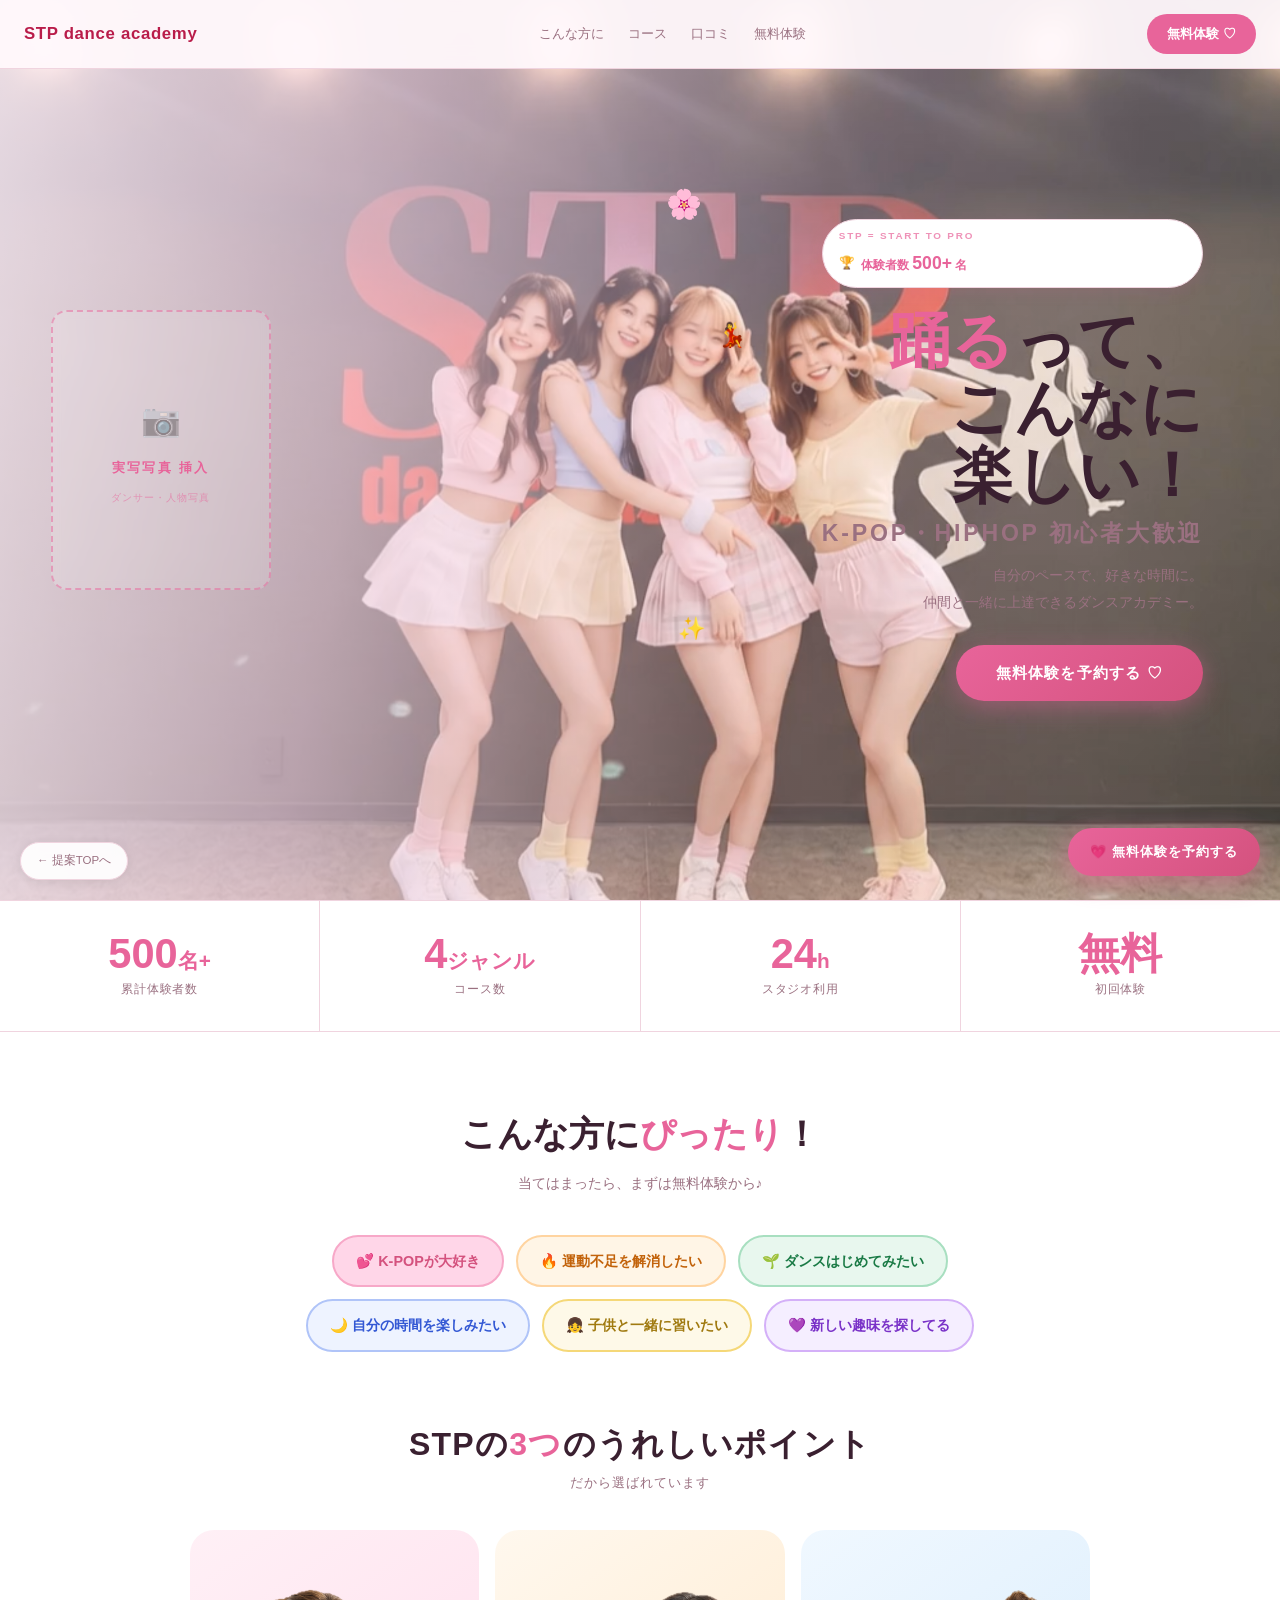
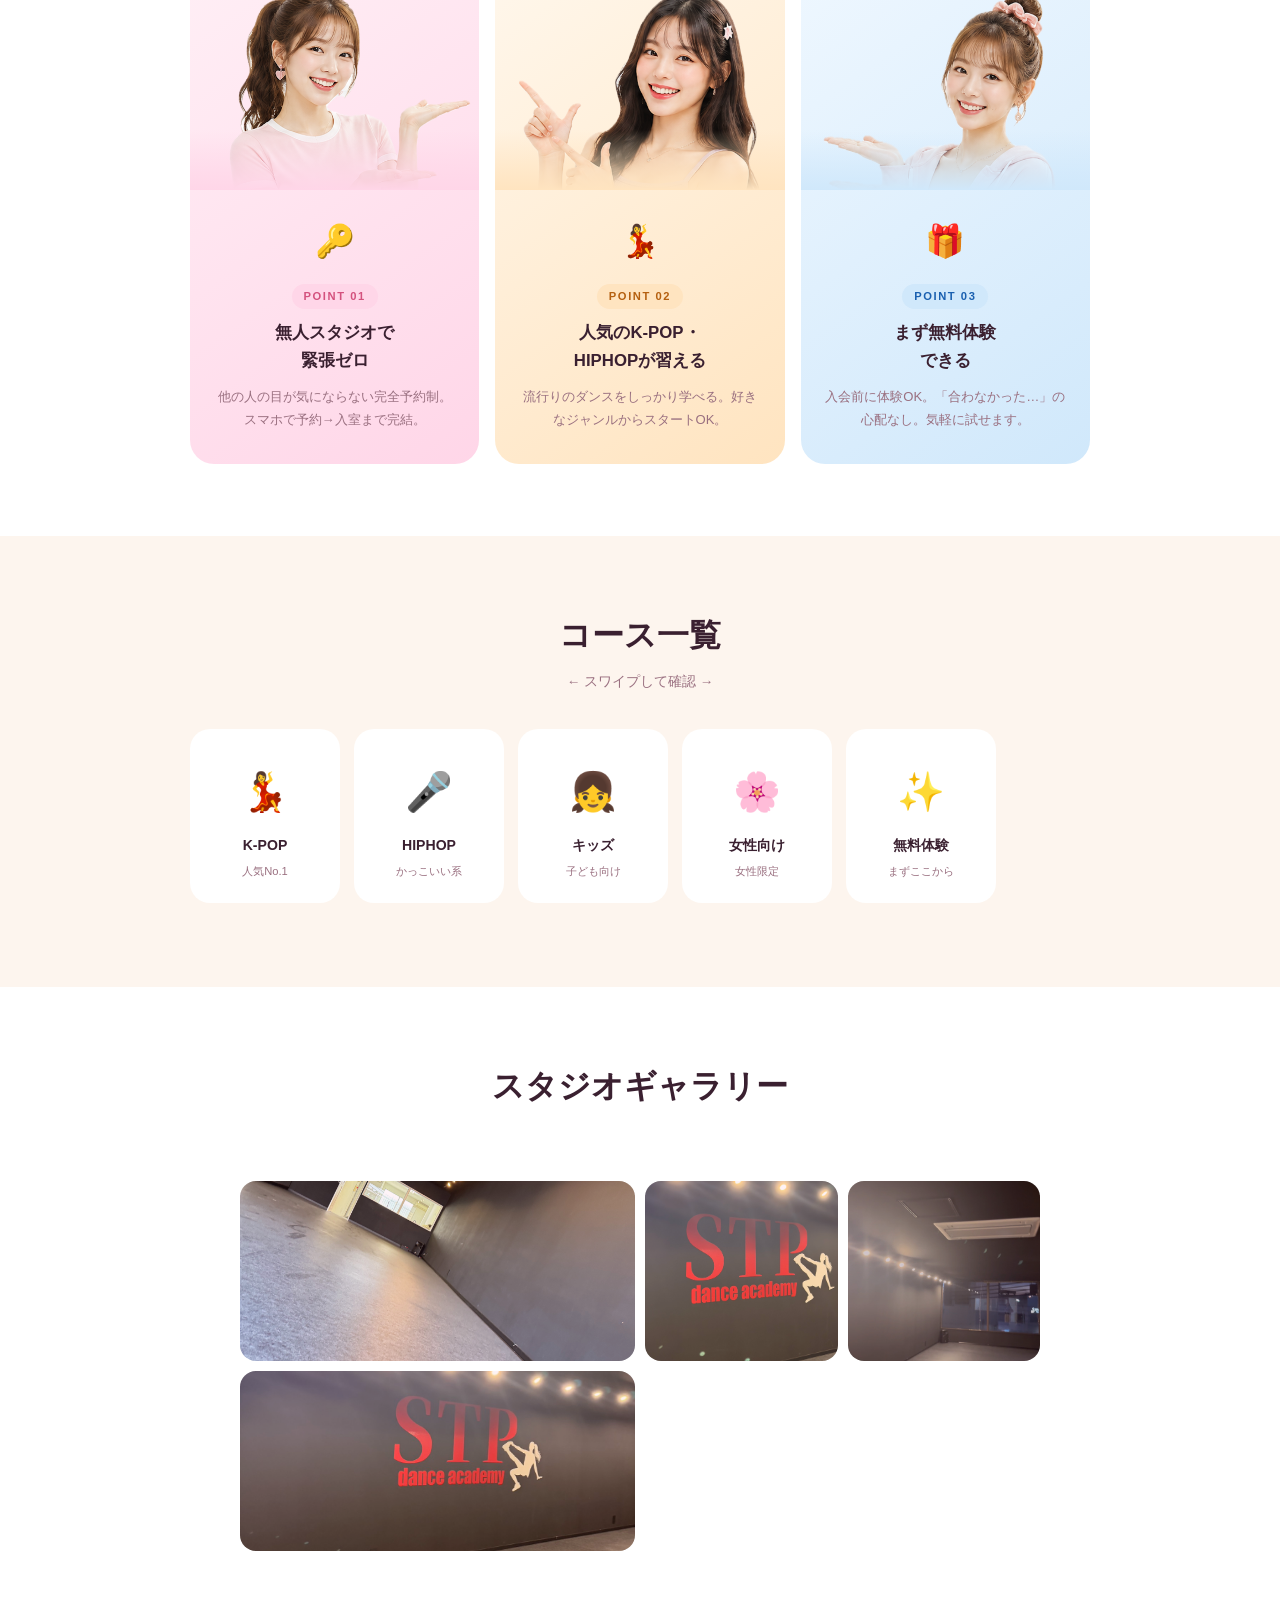
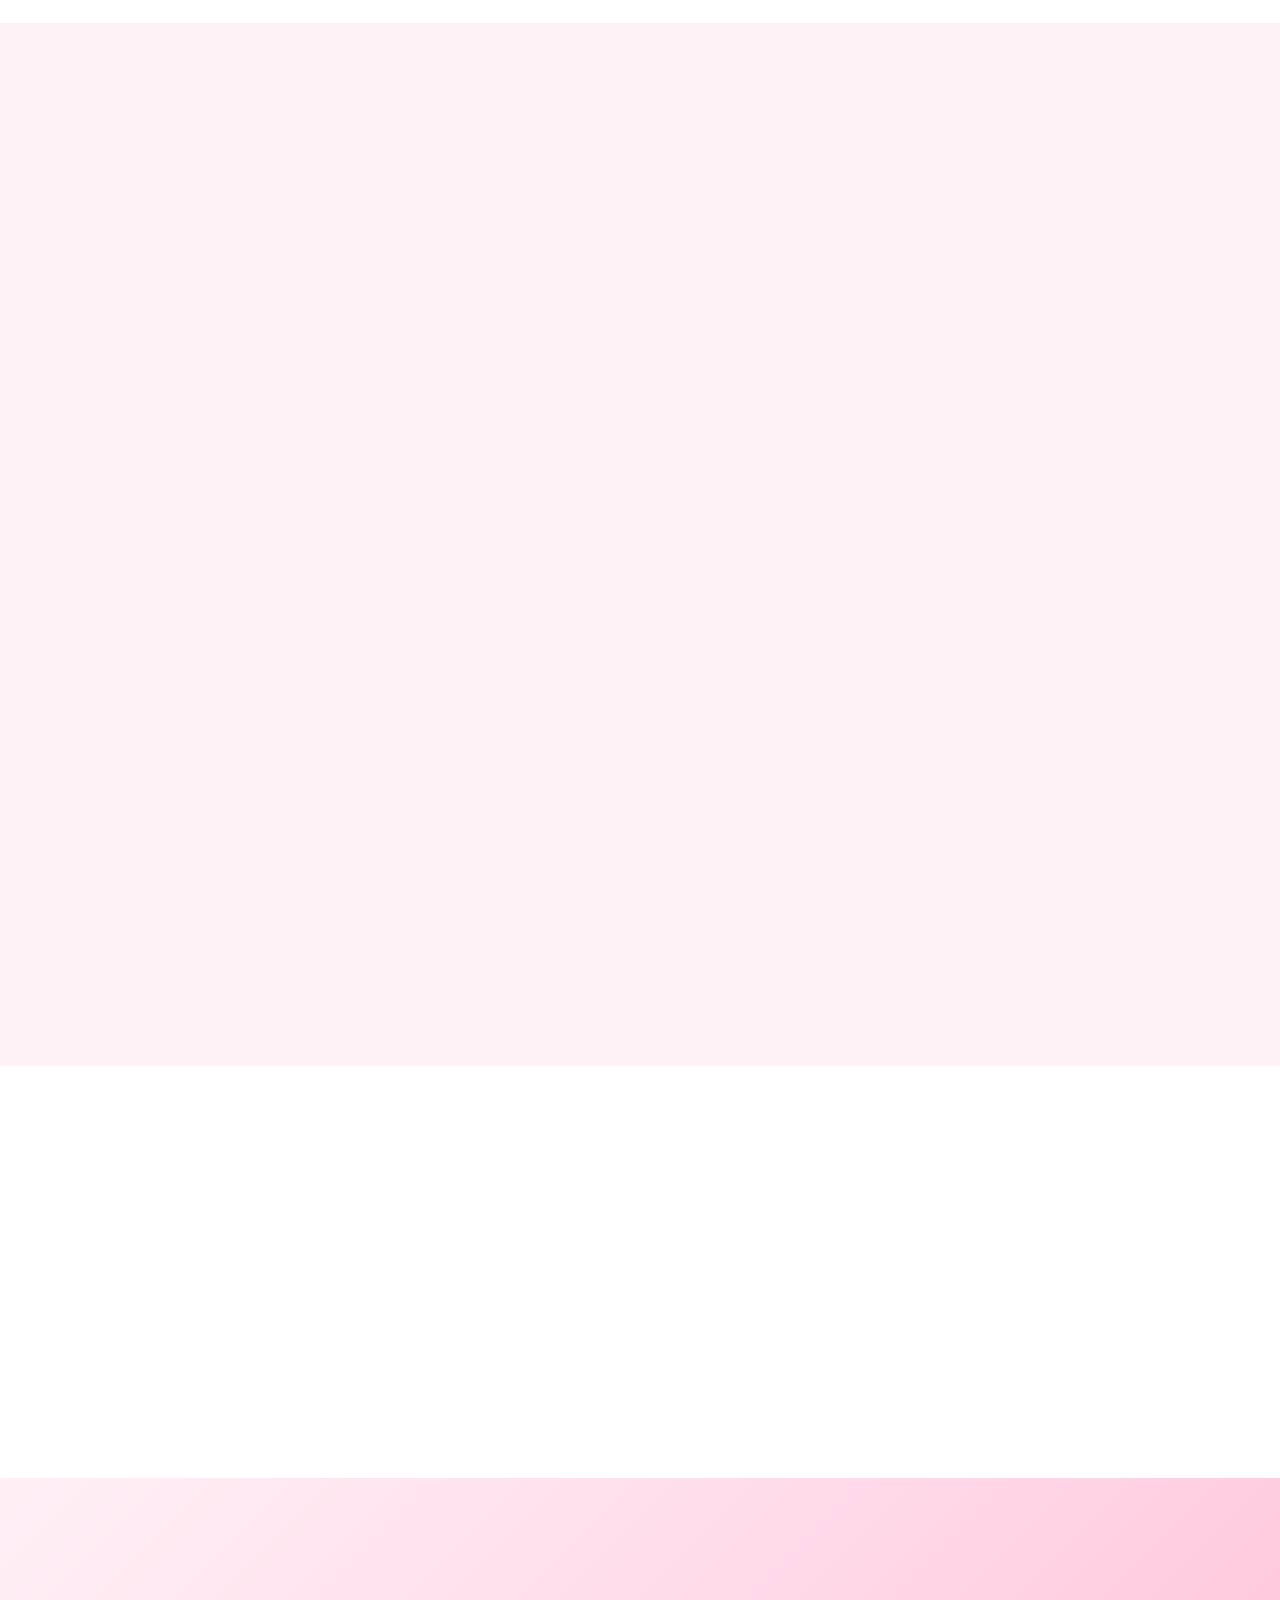
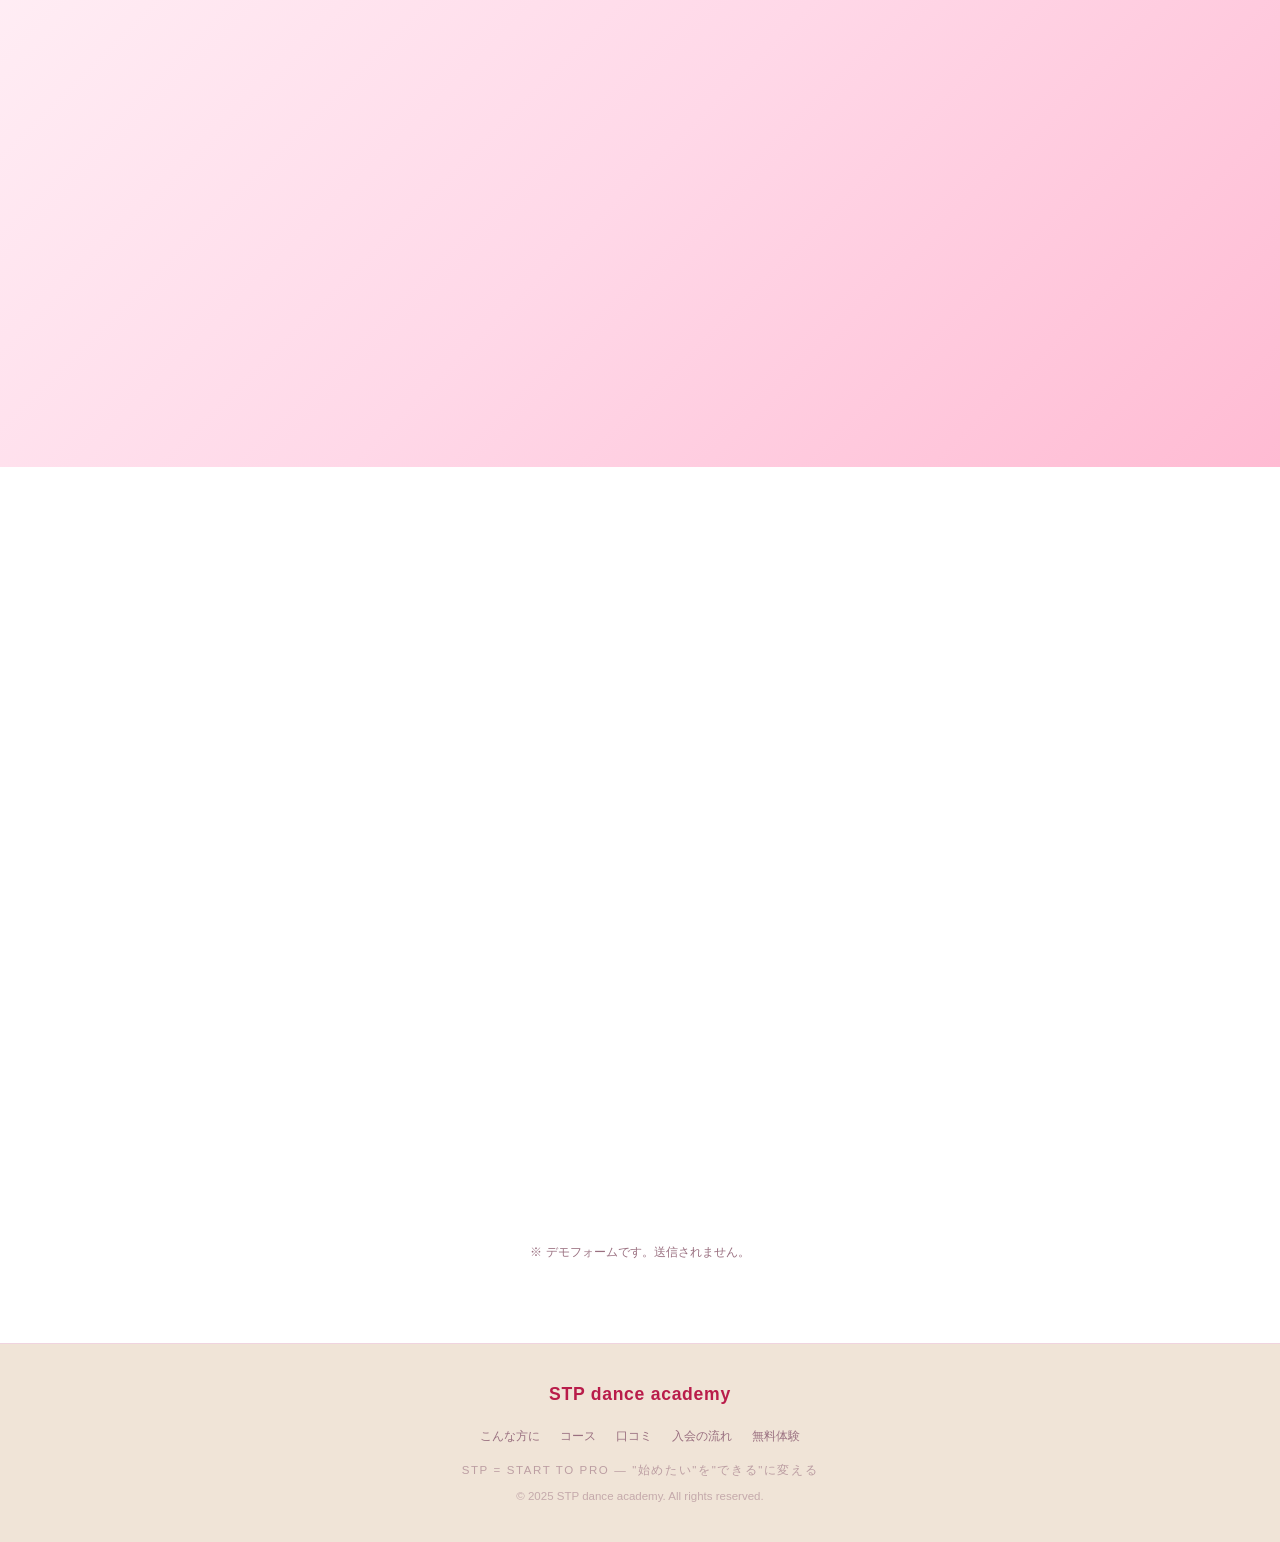
<file: cute.html>
<!DOCTYPE html>
<html lang="ja">
<head>
  <meta charset="UTF-8">
  <meta name="viewport" content="width=device-width, initial-scale=1.0">
  <title>STP dance academy — CUTE &amp; FRIENDLY</title>
  <link rel="stylesheet" href="css/style.css">
  <style>
    /* ============================================================
       CUTE LP — 賑やか・SNS映え・コミュニティ重視
       白×ピンク×ベージュ、カード密度高め、浮かぶCTA、口コミ
       ============================================================ */
    :root {
      --white:   #ffffff;
      --bg:      #fff8fb;
      --bg2:     #fff2f6;
      --pink:    #e8649a;
      --pink-d:  #d4527e;
      --pink-l:  #f7a8c8;
      --pink-ll: #ffd6e8;
      --peach:   #fff0e6;
      --beige:   #fdf5ee;
      --beige-d: #f0e4d7;
      --orange:  #f97316;
      --text:    #3a2030;
      --muted:   #9a7080;
      --border:  #f0d4df;
    }

    *, *::before, *::after { box-sizing: border-box; margin: 0; padding: 0; }
    html { scroll-behavior: smooth; }
    body {
      background: var(--bg);
      color: var(--text);
      font-family: 'Hiragino Sans', 'Noto Sans JP', sans-serif;
      -webkit-font-smoothing: antialiased;
      overflow-x: hidden;
    }
    a { color: inherit; text-decoration: none; }
    img { display: block; max-width: 100%; }

    /* ====== フローティングCTA ====== */
    .float-cta {
      position: fixed;
      bottom: 24px; right: 20px;
      z-index: 200;
      background: linear-gradient(135deg, var(--pink), var(--pink-d));
      color: #fff;
      font-size: 0.82rem;
      font-weight: 700;
      letter-spacing: 0.08em;
      padding: 13px 22px;
      border-radius: 50px;
      box-shadow: 0 6px 24px rgba(232,100,154,0.45);
      transition: transform 0.2s, box-shadow 0.2s;
      white-space: nowrap;
    }
    .float-cta:hover {
      transform: translateY(-3px);
      box-shadow: 0 10px 32px rgba(232,100,154,0.5);
    }

    /* ====== ヘッダー ====== */
    .nav {
      position: fixed;
      top: 0; left: 0; right: 0;
      z-index: 100;
      background: rgba(255,248,251,0.95);
      border-bottom: 1px solid var(--border);
      display: flex;
      align-items: center;
      justify-content: space-between;
      padding: 14px 24px;
      backdrop-filter: blur(10px);
      -webkit-backdrop-filter: blur(10px);
    }
    .nav-logo img { height: 34px; object-fit: contain; }
    .nav-links { display: none; gap: 24px; font-size: 0.82rem; color: var(--muted); }
    @media (min-width: 680px) {
      .nav-links { display: flex; }
      .nav-links a:hover { color: var(--pink); }
    }
    .nav-cta {
      background: var(--pink);
      color: #fff;
      padding: 9px 20px;
      border-radius: 50px;
      font-size: 0.8rem;
      font-weight: 700;
    }

    /* ====== HERO ====== */
    .hero {
      position: relative;
      min-height: 100svh;
      overflow: hidden;
      display: flex;
      align-items: center;
      justify-content: flex-end;
      padding: 100px 6% 80px;
    }
    .hero-studio-bg {
      position: absolute; inset: 0;
      background: url('images/cute-hero.jpg') center top/cover no-repeat;
      z-index: 0;
    }
    .hero-overlay {
      position: absolute; inset: 0;
      background: linear-gradient(
        100deg,
        rgba(255,240,248,0.88) 0%,
        rgba(255,220,238,0.65) 30%,
        rgba(255,200,228,0.25) 60%,
        rgba(255,240,248,0.15) 100%
      );
      z-index: 1;
    }
    /* ダンサービジュアル（左） */
    .hero-dancer {
      position: absolute;
      left: 4%; bottom: 60px;
      width: 34%; height: 58%;
      z-index: 2; overflow: hidden;
      border-radius: 16px;
    }
    .hero-dancer::after {
      content: '';
      position: absolute;
      right: 0; top: 0; bottom: 0;
      width: 150px;
      background: linear-gradient(270deg, rgba(255,240,248,0.88) 0%, transparent 100%);
      z-index: 3;
    }
    .hero-dancer img {
      width: 100%; height: 100%;
      object-fit: cover; object-position: center top;
      position: relative; z-index: 1;
    }
    .hero-dancer-fallback {
      position: absolute; inset: 0;
      background: linear-gradient(135deg, rgba(232,100,154,0.25) 0%, transparent 65%);
      display: flex; flex-direction: column;
      align-items: center; justify-content: center;
      gap: 8px; z-index: 0;
    }
    .hero-dancer-fallback span {
      font-size: 0.65rem; letter-spacing: 0.18em;
      color: rgba(180,80,120,0.45);
      border: 1px dashed rgba(180,80,120,0.3);
      padding: 6px 16px; border-radius: 4px;
      background: rgba(255,255,255,0.5);
    }
    .hero-dancer-fallback small {
      font-size: 0.58rem; color: rgba(180,80,120,0.3);
      font-family: monospace;
    }
    /* ヒーローコンテンツ（右） */
    .hero-content {
      position: relative; z-index: 3;
      max-width: 440px; text-align: right;
    }
    @media (max-width: 700px) {
      .hero { align-items: center; justify-content: center; padding: 90px 20px 60px; }
      .hero-dancer {
        position: absolute; inset: 0; width: 100%;
        opacity: 0.22; z-index: 1;
      }
      .hero-dancer::after { display: none; }
      .hero-content { text-align: center; max-width: 100%; }
    }

    /* 実績バッジ */
    .hero-badge {
      display: inline-flex;
      align-items: center;
      gap: 8px;
      background: #fff;
      border: 1px solid var(--border);
      border-radius: 50px;
      padding: 8px 16px;
      font-size: 0.78rem;
      font-weight: 700;
      color: var(--pink);
      box-shadow: 0 4px 16px rgba(232,100,154,0.12);
      margin-bottom: 20px;
    }
    .hero-badge .num { font-size: 1.1rem; font-weight: 900; }

    .hero-title {
      font-size: clamp(2.2rem, 8vw, 3.8rem);
      font-weight: 900;
      line-height: 1.1;
      letter-spacing: 0.02em;
      margin-bottom: 16px;
      color: var(--text);
    }
    .hero-title .pink { color: var(--pink); }
    .hero-title .sub {
      display: block;
      font-size: 0.38em;
      font-weight: 600;
      color: var(--muted);
      letter-spacing: 0.12em;
      margin-top: 12px;
    }
    .hero-desc {
      font-size: 0.88rem;
      color: var(--muted);
      line-height: 1.95;
      margin-bottom: 28px;
    }
    .btn-hero {
      display: inline-block;
      background: linear-gradient(135deg, var(--pink), var(--pink-d));
      color: #fff;
      padding: 15px 40px;
      border-radius: 50px;
      font-weight: 700;
      font-size: 0.95rem;
      letter-spacing: 0.08em;
      box-shadow: 0 6px 24px rgba(232,100,154,0.4);
      transition: transform 0.2s, box-shadow 0.2s;
    }
    .btn-hero:hover { transform: translateY(-3px); box-shadow: 0 10px 32px rgba(232,100,154,0.45); }

    /* 浮かぶデコ絵文字 */
    .deco { position: absolute; pointer-events: none; z-index: 3;
      animation: float 4s ease-in-out infinite; user-select: none; }
    .deco-1 { font-size: 1.8rem; top: 20%; left: 52%; animation-delay: 0s; }
    .deco-2 { font-size: 1.5rem; top: 35%; left: 56%; animation-delay: 1.2s; }
    .deco-3 { font-size: 1.4rem; bottom: 28%; left: 53%; animation-delay: 0.6s; }
    @media (max-width: 700px) { .deco { display: none; } }
    @keyframes float {
      0%, 100% { transform: translateY(0); }
      50%       { transform: translateY(-10px); }
    }

    /* ====== 数字実績バー ====== */
    .stats {
      background: var(--white);
      border-top: 1px solid var(--border);
      border-bottom: 1px solid var(--border);
      display: flex;
      justify-content: center;
      flex-wrap: wrap;
    }
    .stat-item {
      flex: 1;
      min-width: 140px;
      padding: 32px 24px;
      text-align: center;
      border-right: 1px solid var(--border);
    }
    .stat-item:last-child { border-right: none; }
    .stat-num {
      font-size: clamp(1.8rem, 5vw, 2.6rem);
      font-weight: 900;
      color: var(--pink);
      line-height: 1;
      margin-bottom: 4px;
    }
    .stat-label { font-size: 0.75rem; color: var(--muted); letter-spacing: 0.06em; }

    /* ====== こんな方に（カラーピル） ====== */
    .for-you {
      padding: 72px 24px;
      background: var(--white);
      text-align: center;
    }
    .for-you-layout {
      display: flex;
      align-items: flex-end;
      justify-content: center;
      gap: 24px;
      max-width: 1000px;
      margin: 0 auto;
    }
    .for-you-girl {
      height: 220px;
      width: auto;
      object-fit: contain;
      flex-shrink: 0;
      pointer-events: none;
    }
    @media (max-width: 900px) { .for-you-girl { height: 160px; } }
    @media (max-width: 640px) { .for-you-girl { display: none; } }
    .for-you h2 {
      font-size: clamp(1.5rem, 5vw, 2.2rem);
      font-weight: 900;
      margin-bottom: 8px;
    }
    .for-you h2 span { color: var(--pink); }
    .for-you-sub { font-size: 0.85rem; color: var(--muted); margin-bottom: 40px; }
    .pill-grid {
      display: flex;
      flex-wrap: wrap;
      gap: 12px;
      justify-content: center;
      max-width: 680px;
      margin: 0 auto;
    }
    .pill {
      display: inline-flex;
      align-items: center;
      gap: 8px;
      padding: 12px 22px;
      border-radius: 50px;
      font-size: 0.9rem;
      font-weight: 700;
      border: 2px solid transparent;
      transition: transform 0.25s, box-shadow 0.25s;
      cursor: default;
    }
    .pill:hover { transform: translateY(-4px); box-shadow: 0 8px 24px rgba(0,0,0,0.1); }
    .pill-1 { background: var(--pink-ll); color: var(--pink-d); border-color: var(--pink-l); }
    .pill-2 { background: #fff5e6; color: #c2620a; border-color: #ffd4a0; }
    .pill-3 { background: #e8f7ee; color: #1a7a45; border-color: #a8dfc0; }
    .pill-4 { background: #eef3ff; color: #3358d4; border-color: #b0c4f8; }
    .pill-5 { background: #fef9e8; color: #a07a10; border-color: #f5d878; }
    .pill-6 { background: #f5eeff; color: #7a32c8; border-color: #d4b0f8; }

    /* ====== 3つのポイント（カラーブロック） ====== */
    .points {
      padding: 0 24px 72px;
      background: var(--white);
    }
    .points-grid {
      display: grid;
      grid-template-columns: 1fr;
      gap: 16px;
      max-width: 900px;
      margin: 0 auto;
    }
    @media (min-width: 640px) {
      .points-grid { grid-template-columns: repeat(3, 1fr); }
    }
    .point-block {
      border-radius: 24px;
      overflow: hidden;
      text-align: center;
      transition: transform 0.3s, box-shadow 0.3s;
    }
    .point-block:hover { transform: translateY(-8px); box-shadow: 0 20px 48px rgba(0,0,0,0.12); }
    .pb-1 { background: linear-gradient(145deg, #fff0f6, #ffd6e8); }
    .pb-2 { background: linear-gradient(145deg, #fff8ee, #ffe4c0); }
    .pb-3 { background: linear-gradient(145deg, #f0f8ff, #d0e8fb); }
    /* ポイントカード上部写真エリア */
    .point-photo {
      width: 100%;
      height: 260px;
      overflow: hidden;
      position: relative;
    }
    .point-photo img {
      width: 100%;
      height: 100%;
      object-fit: cover;
      object-position: center 10%;
      display: block;
      transition: transform 0.5s ease;
    }
    .point-block:hover .point-photo img { transform: scale(1.04); }
    /* 写真下端フェード（カード背景色へ自然につなぐ） */
    .pb-1 .point-photo::after { content:''; position:absolute; bottom:0; left:0; right:0; height:60px; background:linear-gradient(to bottom, transparent, #ffd6e8); }
    .pb-2 .point-photo::after { content:''; position:absolute; bottom:0; left:0; right:0; height:60px; background:linear-gradient(to bottom, transparent, #ffe4c0); }
    .pb-3 .point-photo::after { content:''; position:absolute; bottom:0; left:0; right:0; height:60px; background:linear-gradient(to bottom, transparent, #d0e8fb); }
    .point-body { padding: 24px 24px 32px; }
    .point-block .point-icon { font-size: 2rem; margin-bottom: 12px; }
    .point-block .point-num {
      display: inline-block;
      font-size: 0.7rem;
      font-weight: 900;
      letter-spacing: 0.14em;
      padding: 3px 12px;
      border-radius: 50px;
      margin-bottom: 10px;
    }
    .pb-1 .point-num { background: var(--pink-ll); color: var(--pink-d); }
    .pb-2 .point-num { background: #ffe4c0; color: #b56010; }
    .pb-3 .point-num { background: #d0e8fb; color: #1a60b0; }
    .point-block h3 { font-size: 1.05rem; font-weight: 800; margin-bottom: 10px; }
    .point-block p  { font-size: 0.82rem; color: var(--muted); line-height: 1.75; }

    /* ====== ジャンルカード ====== */
    .genres {
      background: var(--beige);
      padding: 72px 24px;
      position: relative;
      overflow: hidden;
    }
    .genres-layout {
      display: flex;
      align-items: flex-end;
      justify-content: center;
      gap: 16px;
      max-width: 1100px;
      margin: 0 auto;
    }
    .genres-inner { flex: 1; min-width: 0; }
    .genres-girl {
      height: 360px;
      width: auto;
      object-fit: contain;
      flex-shrink: 0;
      pointer-events: none;
    }
    @media (max-width: 900px) { .genres-girl { height: 260px; } }
    @media (max-width: 640px) { .genres-girl { display: none; } }
    .genres h2 { font-size: clamp(1.4rem, 4vw, 2rem); font-weight: 900; text-align: center; margin-bottom: 8px; }
    .genres-sub { text-align: center; font-size: 0.85rem; color: var(--muted); margin-bottom: 36px; }
    .genre-scroll {
      display: flex;
      gap: 14px;
      overflow-x: auto;
      padding-bottom: 12px;
      max-width: 900px;
      margin: 0 auto;
      -webkit-overflow-scrolling: touch;
      scrollbar-width: none;
    }
    .genre-scroll::-webkit-scrollbar { display: none; }
    .genre-card {
      flex-shrink: 0;
      width: 150px;
      border-radius: 20px;
      padding: 28px 16px 20px;
      text-align: center;
      background: #fff;
      border: 2px solid transparent;
      cursor: default;
      transition: transform 0.25s, border-color 0.25s, box-shadow 0.25s;
    }
    .genre-card:hover {
      transform: translateY(-6px);
      border-color: var(--pink-l);
      box-shadow: 0 12px 32px rgba(232,100,154,0.14);
    }
    .genre-emoji { font-size: 2.4rem; margin-bottom: 10px; }
    .genre-name  { font-size: 0.88rem; font-weight: 700; }
    .genre-tag   { font-size: 0.7rem; color: var(--muted); margin-top: 4px; }

    /* ====== 扉フレーム（体験者の声） ====== */
    .door-peek-wrap {
      max-width: 680px;
      margin: 0 auto 52px;
    }
    .door-frame {
      position: relative;
      border-radius: 52% 52% 12px 12px / 12% 12% 12px 12px;
      overflow: hidden;
      border: 14px solid #f5b8ce;
      box-shadow:
        0 0 0 4px #e8649a,
        0 20px 56px rgba(232,100,154,0.28);
    }
    .door-frame img {
      width: 100%;
      height: 280px;
      object-fit: cover;
      object-position: center 18%;
      display: block;
    }
    /* 扉の敷居（下端）— 下半身を隠して「のぞき込み」演出 */
    .door-sill {
      position: absolute;
      bottom: 0; left: 0; right: 0;
      height: 28px;
      background: #f5b8ce;
      border-top: 3px solid #e8649a;
    }
    /* ドアノブ */
    .door-handle {
      position: absolute;
      bottom: 36px;
      right: 44px;
      width: 14px;
      height: 36px;
      background: #e8649a;
      border-radius: 7px;
      box-shadow: 0 2px 8px rgba(232,100,154,0.5);
    }
    .door-handle::before {
      content: '';
      position: absolute;
      top: 50%;
      left: 50%;
      transform: translate(-50%, -50%);
      width: 22px;
      height: 22px;
      border-radius: 50%;
      background: #fff;
      border: 3px solid #e8649a;
    }
    /* 扉上部 装飾ライン */
    .door-frame::before {
      content: '';
      position: absolute;
      top: 10px; left: 10px; right: 10px;
      height: 4px;
      border-radius: 50%;
      background: rgba(255,255,255,0.5);
      z-index: 2;
      pointer-events: none;
    }

    /* ====== 写真ギャラリー（モザイク） ====== */
    .gallery {
      padding: 72px 24px;
      background: var(--white);
    }
    .gallery h2 { text-align: center; font-size: clamp(1.4rem, 4vw, 2rem); font-weight: 900; margin-bottom: 8px; }
    .gallery-sub { text-align: center; font-size: 0.85rem; color: var(--muted); margin-bottom: 36px; }
    .gallery-grid {
      display: grid;
      grid-template-columns: repeat(3, 1fr);
      grid-template-rows: 160px 160px;
      gap: 10px;
      max-width: 800px;
      margin: 0 auto;
    }
    @media (min-width: 640px) {
      .gallery-grid {
        grid-template-columns: repeat(4, 1fr);
        grid-template-rows: 180px 180px;
      }
    }
    .gallery-cell {
      border-radius: 16px;
      overflow: hidden;
      background-size: cover;
      background-position: center;
      transition: transform 0.3s;
    }
    .gallery-cell:hover { transform: scale(1.03); }
    .gc-1 { background: url('images/studio-01.jpeg') center/cover; grid-column: span 2; }
    .gc-2 { background: url('images/studio-02.JPG') center/cover; }
    .gc-3 { background: url('images/studio-03.jpeg') center/cover; }
    .gc-4 { background: url('images/studio-04.JPG') center/cover; grid-column: span 2; }
    .gallery-cell-inner {
      width: 100%; height: 100%;
      background: rgba(232,100,154,0.08);
      transition: background 0.3s;
    }
    .gallery-cell:hover .gallery-cell-inner { background: rgba(232,100,154,0.02); }

    /* ====== 口コミ（吹き出し） ====== */
    .voices {
      background: var(--bg2);
      padding: 72px 24px;
    }
    .voices h2 { text-align: center; font-size: clamp(1.4rem, 4vw, 2rem); font-weight: 900; margin-bottom: 8px; }
    .voices-sub { text-align: center; font-size: 0.85rem; color: var(--muted); margin-bottom: 40px; }
    .voice-grid {
      display: grid;
      grid-template-columns: 1fr;
      gap: 20px;
      max-width: 720px;
      margin: 0 auto;
    }
    @media (min-width: 640px) {
      .voice-grid { grid-template-columns: repeat(2, 1fr); }
    }
    .voice-card {
      background: #fff;
      border-radius: 20px;
      padding: 24px 20px;
      box-shadow: 0 4px 20px rgba(232,100,154,0.07);
      border: 1px solid var(--border);
      position: relative;
      transition: transform 0.25s, box-shadow 0.25s;
    }
    .voice-card:hover { transform: translateY(-4px); box-shadow: 0 12px 32px rgba(232,100,154,0.12); }
    .voice-card::after {
      content: '"';
      position: absolute;
      top: 10px; right: 16px;
      font-size: 3rem;
      color: var(--pink-ll);
      font-family: serif;
      line-height: 1;
    }
    .voice-stars { color: #f59e0b; font-size: 0.9rem; margin-bottom: 8px; letter-spacing: 2px; }
    .voice-text { font-size: 0.88rem; line-height: 1.8; color: var(--text); margin-bottom: 14px; }
    .voice-name { font-size: 0.75rem; color: var(--muted); font-weight: 600; }
    .voice-tag  {
      display: inline-block;
      background: var(--pink-ll);
      color: var(--pink-d);
      font-size: 0.68rem;
      font-weight: 700;
      padding: 3px 10px;
      border-radius: 50px;
      margin-left: 8px;
    }

    /* ====== ステップ（横タイムライン） ====== */
    .steps-section {
      background: var(--white);
      padding: 72px 24px;
    }
    .steps-section h2 { text-align: center; font-size: clamp(1.4rem, 4vw, 2rem); font-weight: 900; margin-bottom: 8px; }
    .steps-sub { text-align: center; font-size: 0.85rem; color: var(--muted); margin-bottom: 40px; }
    .timeline {
      display: flex;
      flex-direction: column;
      gap: 0;
      max-width: 560px;
      margin: 0 auto;
    }
    @media (min-width: 600px) {
      .timeline { flex-direction: row; gap: 0; align-items: flex-start; }
    }
    .tl-item {
      flex: 1;
      display: flex;
      flex-direction: column;
      align-items: center;
      text-align: center;
      position: relative;
      padding: 0 12px 32px;
    }
    @media (max-width: 599px) {
      .tl-item {
        flex-direction: row;
        text-align: left;
        align-items: flex-start;
        padding: 0 0 28px 0;
        gap: 16px;
      }
    }
    .tl-dot {
      width: 48px; height: 48px;
      border-radius: 50%;
      background: linear-gradient(135deg, var(--pink), var(--pink-d));
      color: #fff;
      display: flex; align-items: center; justify-content: center;
      font-size: 1rem; font-weight: 900;
      flex-shrink: 0;
      margin-bottom: 12px;
      box-shadow: 0 4px 16px rgba(232,100,154,0.3);
    }
    @media (max-width: 599px) { .tl-dot { margin-bottom: 0; } }
    /* 横ライン */
    .tl-item::after {
      content: '';
      position: absolute;
      top: 24px; right: -2px;
      width: 4px; height: 2px;
      background: var(--pink-ll);
    }
    @media (min-width: 600px) {
      .tl-item:not(:last-child)::after {
        content: '';
        position: absolute;
        top: 23px; right: 0;
        width: calc(100% - 48px);
        height: 2px;
        background: var(--pink-ll);
        left: 50%;
        transform: translateX(24px);
      }
    }
    @media (max-width: 599px) {
      .tl-item:not(:last-child)::after {
        content: '';
        position: absolute;
        left: 23px; top: 48px;
        width: 2px; height: calc(100% - 48px);
        background: var(--pink-ll);
      }
    }
    .tl-content {}
    .tl-title { font-size: 0.9rem; font-weight: 700; margin-bottom: 4px; }
    .tl-desc  { font-size: 0.78rem; color: var(--muted); line-height: 1.65; }

    /* ====== CTA ====== */
    .cta-section {
      background: linear-gradient(135deg, #fff0f6 0%, #ffd8e8 50%, #ffbbd3 100%);
      padding: 80px 24px;
      text-align: center;
    }
    .cta-heart { font-size: 2.4rem; display: block; margin-bottom: 16px;
      animation: heartbeat 1.5s ease-in-out infinite; }
    @keyframes heartbeat {
      0%, 100% { transform: scale(1); }
      50%       { transform: scale(1.14); }
    }
    .cta-section h2 {
      font-size: clamp(1.6rem, 5vw, 2.8rem);
      font-weight: 900; margin-bottom: 14px; line-height: 1.25;
    }
    .cta-section p { font-size: 0.9rem; color: var(--muted); margin-bottom: 32px; line-height: 1.9; }
    .btn-cta {
      display: inline-block;
      background: linear-gradient(135deg, var(--pink), var(--pink-d));
      color: #fff;
      padding: 17px 52px;
      border-radius: 50px;
      font-size: 1rem;
      font-weight: 700;
      letter-spacing: 0.08em;
      box-shadow: 0 6px 28px rgba(232,100,154,0.38);
      transition: transform 0.2s, box-shadow 0.2s;
    }
    .btn-cta:hover { transform: translateY(-3px); box-shadow: 0 12px 36px rgba(232,100,154,0.45); }
    .cta-note { font-size: 0.75rem; color: var(--muted); margin-top: 14px; }

    /* ====== フォーム ====== */
    .contact {
      background: var(--white);
      padding: 80px 24px;
    }
    .contact-inner { max-width: 560px; margin: 0 auto; }
    .contact h2 { font-size: clamp(1.4rem, 4vw, 2rem); font-weight: 900; text-align: center; margin-bottom: 6px; }
    .contact h2 span { color: var(--pink); }
    .contact-sub { text-align: center; font-size: 0.82rem; color: var(--muted); margin-bottom: 36px; }
    .field { margin-bottom: 18px; }
    .field label { display: block; font-size: 0.8rem; font-weight: 600; margin-bottom: 6px; color: var(--muted); }
    .field input, .field select, .field textarea {
      width: 100%;
      background: var(--bg2);
      border: 2px solid var(--border);
      color: var(--text);
      padding: 13px 16px;
      font-size: 0.95rem;
      font-family: inherit;
      border-radius: 12px;
      outline: none;
      transition: border-color 0.2s, box-shadow 0.2s;
      -webkit-appearance: none;
    }
    .field input:focus, .field select:focus, .field textarea:focus {
      border-color: var(--pink);
      box-shadow: 0 0 0 3px rgba(232,100,154,0.14);
    }
    .field textarea { resize: vertical; min-height: 90px; }
    .btn-submit {
      width: 100%;
      background: linear-gradient(135deg, var(--pink), var(--pink-d));
      color: #fff;
      border: none;
      padding: 16px;
      border-radius: 12px;
      font-size: 1rem;
      font-weight: 700;
      letter-spacing: 0.08em;
      cursor: pointer;
      box-shadow: 0 6px 24px rgba(232,100,154,0.3);
      transition: opacity 0.2s, transform 0.2s;
      font-family: inherit;
    }
    .btn-submit:hover { opacity: 0.88; transform: translateY(-2px); }

    /* ====== フッター ====== */
    .footer {
      background: var(--beige-d);
      border-top: 1px solid var(--border);
      padding: 36px 24px;
      text-align: center;
    }
    .footer-logo { display: flex; justify-content: center; margin-bottom: 16px; }
    .footer-logo img { height: 30px; object-fit: contain; }
    .footer-nav { display: flex; justify-content: center; gap: 20px; flex-wrap: wrap; margin-bottom: 14px; }
    .footer-nav a { font-size: 0.78rem; color: var(--muted); transition: color 0.2s; }
    .footer-nav a:hover { color: var(--pink); }
    .footer-copy { font-size: 0.72rem; color: var(--muted); opacity: 0.5; }

    /* 戻るリンク */
    .back-link {
      position: fixed; bottom: 20px; left: 20px; z-index: 99;
      background: rgba(255,255,255,0.93);
      border: 1px solid var(--border);
      color: var(--muted); font-size: 0.72rem;
      padding: 8px 16px; border-radius: 50px;
      backdrop-filter: blur(8px);
      box-shadow: 0 2px 12px rgba(0,0,0,0.08);
      transition: color 0.2s;
    }
    .back-link:hover { color: var(--pink); }

    /* reveal */
    .reveal { opacity: 0; transform: translateY(28px); transition: opacity 0.7s ease, transform 0.7s ease; }
    .reveal.active { opacity: 1; transform: none; }
    .delay-1 { transition-delay: 0.1s; }
    .delay-2 { transition-delay: 0.2s; }
    .delay-3 { transition-delay: 0.3s; }
    .section-title { font-size: clamp(1.4rem, 4vw, 2rem); font-weight: 900; text-align: center; margin-bottom: 8px; }
    .section-sub { text-align: center; font-size: 0.82rem; color: var(--muted); margin-bottom: 36px; letter-spacing: 0.08em; }
  </style>
</head>
<body>

  <a href="index.html" class="back-link">← 提案TOPへ</a>
  <a href="#contact" class="float-cta">💗 無料体験を予約する</a>

  <!-- ナビ -->
  <nav class="nav">
    <div class="nav-logo"><span style="font-size:1.05rem; font-weight:900; color:#b91c4a; letter-spacing:0.04em;">STP dance academy</span></div>
    <div class="nav-links">
      <a href="#for-you">こんな方に</a>
      <a href="#genres">コース</a>
      <a href="#voices">口コミ</a>
      <a href="#contact">無料体験</a>
    </div>
    <a href="#contact" class="nav-cta">無料体験 ♡</a>
  </nav>

  <!-- ヒーロー -->
  <section class="hero" id="hero">
    <div class="hero-studio-bg"></div>
    <div class="hero-overlay"></div>


    <!-- ▼ 実写写真を挿入してください（ダンサー・人物写真） ▼ -->
    <div style="position:absolute;left:4%;top:50%;transform:translateY(-50%);width:220px;height:280px;border:2px dashed rgba(232,100,154,0.5);border-radius:16px;background:rgba(255,255,255,0.18);backdrop-filter:blur(4px);display:flex;flex-direction:column;align-items:center;justify-content:center;gap:10px;z-index:3;">
      <span style="font-size:2rem;opacity:0.35;">📷</span>
      <span style="font-size:0.82rem;letter-spacing:0.18em;color:#e8649a;font-weight:800;">実写写真 挿入</span>
      <span style="font-size:0.62rem;color:rgba(232,100,154,0.55);letter-spacing:0.1em;">ダンサー・人物写真</span>
    </div>
    <!-- ▲ 実写写真挿入ここまで ▲ -->

    <span class="deco deco-1">🌸</span>
    <span class="deco deco-2">💃</span>
    <span class="deco deco-3">✨</span>

    <div class="hero-content">
      <div class="hero-badge reveal" style="display:flex; flex-direction:column; gap:4px; align-items:flex-start;">
        <span style="font-size:0.62rem; letter-spacing:0.18em; opacity:0.7;">STP = START TO PRO</span>
        <span style="display:flex; align-items:center; gap:6px;"><span>🏆</span><span>体験者数 <span class="num">500+</span> 名</span></span>
      </div>
      <h1 class="hero-title reveal delay-1">
        <span class="pink">踊る</span>って、<br>こんなに<br>楽しい！
        <span class="sub">K-POP・HIPHOP 初心者大歓迎</span>
      </h1>
      <p class="hero-desc reveal delay-2">
        自分のペースで、好きな時間に。<br>
        仲間と一緒に上達できるダンスアカデミー。
      </p>
      <a href="#contact" class="btn-hero reveal delay-3">無料体験を予約する ♡</a>
    </div>
  </section>

  <!-- 実績バー -->
  <div class="stats">
    <div class="stat-item reveal">
      <div class="stat-num">500<span style="font-size:0.5em">名+</span></div>
      <div class="stat-label">累計体験者数</div>
    </div>
    <div class="stat-item reveal delay-1">
      <div class="stat-num">4<span style="font-size:0.5em">ジャンル</span></div>
      <div class="stat-label">コース数</div>
    </div>
    <div class="stat-item reveal delay-2">
      <div class="stat-num">24<span style="font-size:0.5em">h</span></div>
      <div class="stat-label">スタジオ利用</div>
    </div>
    <div class="stat-item reveal delay-3">
      <div class="stat-num">無料</div>
      <div class="stat-label">初回体験</div>
    </div>
  </div>

  <!-- こんな方に -->
  <section class="for-you" id="for-you">
    <h2 class="reveal">こんな方に<span>ぴったり</span>！</h2>
    <p class="for-you-sub reveal delay-1">当てはまったら、まずは無料体験から♪</p>
    <div class="pill-grid">
      <span class="pill pill-1 reveal delay-1">💕 K-POPが大好き</span>
      <span class="pill pill-2 reveal delay-1">🔥 運動不足を解消したい</span>
      <span class="pill pill-3 reveal delay-2">🌱 ダンスはじめてみたい</span>
      <span class="pill pill-4 reveal delay-2">🌙 自分の時間を楽しみたい</span>
      <span class="pill pill-5 reveal delay-3">👧 子供と一緒に習いたい</span>
      <span class="pill pill-6 reveal delay-3">💜 新しい趣味を探してる</span>
    </div>
  </section>

  <!-- 3つのポイント -->
  <section style="padding: 0 24px 72px; background: var(--white);">
    <h2 class="section-title reveal">STPの<span style="color:var(--pink)">3つ</span>のうれしいポイント</h2>
    <p class="section-sub reveal delay-1">だから選ばれています</p>
    <div class="points-grid">
      <div class="point-block pb-1 reveal delay-1">
        <div class="point-photo">
          <img src="images/point-girl-left.png" alt="ダンス体験者" style="object-position: center 10%;">
        </div>
        <div class="point-body">
          <div class="point-icon">🔑</div>
          <div class="point-num">POINT 01</div>
          <h3>無人スタジオで<br>緊張ゼロ</h3>
          <p>他の人の目が気にならない完全予約制。スマホで予約→入室まで完結。</p>
        </div>
      </div>
      <div class="point-block pb-2 reveal delay-2">
        <div class="point-photo">
          <img src="images/point-girl-center.png" alt="ダンス体験者" style="object-position: center 10%;">
        </div>
        <div class="point-body">
          <div class="point-icon">💃</div>
          <div class="point-num">POINT 02</div>
          <h3>人気のK-POP・<br>HIPHOPが習える</h3>
          <p>流行りのダンスをしっかり学べる。好きなジャンルからスタートOK。</p>
        </div>
      </div>
      <div class="point-block pb-3 reveal delay-3">
        <div class="point-photo">
          <img src="images/point-girl-right.png" alt="ダンス体験者" style="object-position: center 10%;">
        </div>
        <div class="point-body">
          <div class="point-icon">🎁</div>
          <div class="point-num">POINT 03</div>
          <h3>まず無料体験<br>できる</h3>
          <p>入会前に体験OK。「合わなかった…」の心配なし。気軽に試せます。</p>
        </div>
      </div>
    </div>
  </section>

  <!-- ジャンル -->
  <section class="genres" id="genres">
    <h2 class="reveal">コース一覧</h2>
    <p class="genres-sub reveal delay-1">← スワイプして確認 →</p>
    <div class="genre-scroll">
      <div class="genre-card reveal delay-1">
        <div class="genre-emoji">💃</div>
        <div class="genre-name">K-POP</div>
        <div class="genre-tag">人気No.1</div>
      </div>
      <div class="genre-card reveal delay-2">
        <div class="genre-emoji">🎤</div>
        <div class="genre-name">HIPHOP</div>
        <div class="genre-tag">かっこいい系</div>
      </div>
      <div class="genre-card reveal delay-3">
        <div class="genre-emoji">👧</div>
        <div class="genre-name">キッズ</div>
        <div class="genre-tag">子ども向け</div>
      </div>
      <div class="genre-card reveal delay-1">
        <div class="genre-emoji">🌸</div>
        <div class="genre-name">女性向け</div>
        <div class="genre-tag">女性限定</div>
      </div>
      <div class="genre-card reveal delay-2">
        <div class="genre-emoji">✨</div>
        <div class="genre-name">無料体験</div>
        <div class="genre-tag">まずここから</div>
      </div>
    </div>
  </section>

  <!-- スタジオギャラリー -->
  <section class="gallery">
    <h2 class="reveal">スタジオギャラリー</h2>
    <p class="gallery-sub reveal delay-1">実際のスタジオをのぞいてみよう</p>
    <div class="gallery-grid">
      <div class="gallery-cell gc-1"><div class="gallery-cell-inner"></div></div>
      <div class="gallery-cell gc-2"><div class="gallery-cell-inner"></div></div>
      <div class="gallery-cell gc-3"><div class="gallery-cell-inner"></div></div>
      <div class="gallery-cell gc-4"><div class="gallery-cell-inner"></div></div>
    </div>
  </section>

  <!-- 口コミ -->
  <section class="voices" id="voices">
    <h2 class="reveal">体験者の声</h2>
    <p class="voices-sub reveal delay-1">実際に体験してくれた方からのコメント</p>

    <!-- 扉フレーム — 4人がのぞき込む構図 -->
    <div class="door-peek-wrap reveal">
      <div class="door-frame">
        <img src="images/cute-group.png" alt="STP体験者たち">
        <div class="door-sill"></div>
        <div class="door-handle"></div>
      </div>
    </div>
    <div class="voice-grid">
      <div class="voice-card reveal delay-1">
        <div class="voice-stars">★★★★★</div>
        <p class="voice-text">初めてのダンスだったけど、無人スタジオだから恥ずかしくなく練習できました！K-POPが大好きで、楽しすぎて毎週通ってます。</p>
        <div class="voice-name">20代女性 <span class="voice-tag">K-POP</span></div>
      </div>
      <div class="voice-card reveal delay-2">
        <div class="voice-stars">★★★★★</div>
        <p class="voice-text">娘と一緒にキッズコースを体験。先生も優しく、雰囲気がとても良かったです。予約も簡単で続けやすい！</p>
        <div class="voice-name">30代ママ <span class="voice-tag">キッズ</span></div>
      </div>
      <div class="voice-card reveal delay-1">
        <div class="voice-stars">★★★★☆</div>
        <p class="voice-text">仕事帰りに気軽に寄れるのが最高。完全予約制で自分のペースで通えて、ストレス解消にもなってます！</p>
        <div class="voice-name">20代女性 <span class="voice-tag">HIPHOP</span></div>
      </div>
      <div class="voice-card reveal delay-2">
        <div class="voice-stars">★★★★★</div>
        <p class="voice-text">スマロックで入れるから手続きが楽。無料体験で迷ったけど入会してよかった！踊るのこんなに楽しいとは思わなかった。</p>
        <div class="voice-name">25歳 <span class="voice-tag">K-POP</span></div>
      </div>
    </div>
  </section>

  <!-- ステップ -->
  <section class="steps-section" id="steps">
    <h2 class="section-title reveal">入会の流れ</h2>
    <p class="section-sub reveal delay-1">かんたん4ステップ♪</p>
    <div class="timeline">
      <div class="tl-item reveal delay-1">
        <div class="tl-dot">1</div>
        <div class="tl-content">
          <p class="tl-title">無料体験を申込</p>
          <p class="tl-desc">フォームから24時間受付</p>
        </div>
      </div>
      <div class="tl-item reveal delay-2">
        <div class="tl-dot">2</div>
        <div class="tl-content">
          <p class="tl-title">QRコードが届く</p>
          <p class="tl-desc">メールで確認&入室コード</p>
        </div>
      </div>
      <div class="tl-item reveal delay-3">
        <div class="tl-dot">3</div>
        <div class="tl-content">
          <p class="tl-title">体験レッスン</p>
          <p class="tl-desc">動きやすい服装でOK</p>
        </div>
      </div>
      <div class="tl-item reveal delay-3">
        <div class="tl-dot">4</div>
        <div class="tl-content">
          <p class="tl-title">入会手続き</p>
          <p class="tl-desc">オンラインで完結</p>
        </div>
      </div>
    </div>
  </section>

  <!-- CTA -->
  <section class="cta-section" id="cta">
    <span class="cta-heart reveal">💗</span>
    <h2 class="reveal delay-1">まずは無料体験から<br>始めてみませんか？</h2>
    <p class="reveal delay-2">「踊れるかな…」の不安、一緒に解消しましょう。<br>無料体験はいつでもお申し込みいただけます。</p>
    <a href="#contact" class="btn-cta reveal delay-3">無料体験を予約する ♡</a>
    <p class="cta-note reveal delay-3">入会強制なし · しつこい勧誘なし · 完全無料</p>
  </section>

  <!-- フォーム -->
  <section class="contact" id="contact">
    <div class="contact-inner">
      <h2 class="reveal">お問い合わせ<span>・</span>無料体験</h2>
      <p class="contact-sub reveal delay-1">気軽にご連絡ください♪</p>
      <form class="contact-form">
        <div class="field reveal delay-1">
          <label>お名前</label>
          <input type="text" placeholder="山田 花子">
        </div>
        <div class="field reveal delay-2">
          <label>メールアドレス</label>
          <input type="email" placeholder="example@email.com">
        </div>
        <div class="field reveal delay-2">
          <label>電話番号</label>
          <input type="tel" placeholder="090-0000-0000">
        </div>
        <div class="field reveal delay-3">
          <label>ご希望のコース</label>
          <select>
            <option value="">選択してください（わからなくてもOK）</option>
            <option>K-POP</option>
            <option>HIPHOP</option>
            <option>キッズ</option>
            <option>女性向けコース</option>
            <option>まだ決めていない</option>
          </select>
        </div>
        <div class="field reveal delay-3">
          <label>メッセージ</label>
          <textarea placeholder="不安なこと・気になることなど何でも♪"></textarea>
        </div>
        <button type="submit" class="btn-submit reveal delay-3">送信する ♡</button>
        <p style="text-align:center; font-size:0.72rem; color:var(--muted); margin-top:10px;">
          ※ デモフォームです。送信されません。
        </p>
      </form>
    </div>
  </section>

  <!-- フッター -->
  <footer class="footer">
    <div class="footer-logo"><span style="font-size:1.1rem; font-weight:900; color:#b91c4a; letter-spacing:0.04em;">STP dance academy</span></div>
    <nav class="footer-nav">
      <a href="#for-you">こんな方に</a>
      <a href="#genres">コース</a>
      <a href="#voices">口コミ</a>
      <a href="#steps">入会の流れ</a>
      <a href="#contact">無料体験</a>
    </nav>
    <p style="font-size:0.72rem; color:var(--muted); opacity:0.6; margin-bottom:6px; letter-spacing:0.14em;">STP = START TO PRO — "始めたい"を"できる"に変える</p>
    <p class="footer-copy">© 2025 STP dance academy. All rights reserved.</p>
  </footer>

  <script>
    const revealEls = document.querySelectorAll('.reveal');
    const obs = new IntersectionObserver(entries => {
      entries.forEach(e => { if (e.isIntersecting) { e.target.classList.add('active'); obs.unobserve(e.target); } });
    }, { threshold: 0.1 });
    revealEls.forEach(el => obs.observe(el));

    document.querySelector('.contact-form').addEventListener('submit', e => {
      e.preventDefault();
      const btn = e.target.querySelector('.btn-submit');
      btn.textContent = '送信しました ♡'; btn.disabled = true;
    });
  </script>
</body>
</html>
</file>
<file: css/style.css>
/* ============================================================
   STP dance academy LP — 共通スタイル
   ============================================================ */

/* --- Reset & Base ----------------------------------------- */
*, *::before, *::after {
  box-sizing: border-box;
  margin: 0;
  padding: 0;
}

html {
  scroll-behavior: smooth;
  font-size: 16px;
}

body {
  font-family: 'Hiragino Sans', 'Hiragino Kaku Gothic ProN',
               'Noto Sans JP', 'Yu Gothic', sans-serif;
  -webkit-font-smoothing: antialiased;
  overflow-x: hidden;
  line-height: 1.7;
}

img {
  max-width: 100%;
  height: auto;
  display: block;
}

a {
  text-decoration: none;
  color: inherit;
}

ul { list-style: none; }

/* --- スクロールリビール ------------------------------------ */
.reveal {
  opacity: 0;
  transform: translateY(36px);
  transition: opacity 0.75s cubic-bezier(0.4,0,0.2,1),
              transform 0.75s cubic-bezier(0.4,0,0.2,1);
}
.reveal.active          { opacity: 1; transform: translateY(0); }

.reveal-left {
  opacity: 0;
  transform: translateX(-40px);
  transition: opacity 0.7s ease, transform 0.7s ease;
}
.reveal-left.active     { opacity: 1; transform: translateX(0); }

.reveal-right {
  opacity: 0;
  transform: translateX(40px);
  transition: opacity 0.7s ease, transform 0.7s ease;
}
.reveal-right.active    { opacity: 1; transform: translateX(0); }

.reveal-scale {
  opacity: 0;
  transform: scale(0.88);
  transition: opacity 0.7s ease, transform 0.7s ease;
}
.reveal-scale.active    { opacity: 1; transform: scale(1); }

/* 遅延クラス */
.delay-1 { transition-delay: 0.1s; }
.delay-2 { transition-delay: 0.2s; }
.delay-3 { transition-delay: 0.3s; }
.delay-4 { transition-delay: 0.4s; }
.delay-5 { transition-delay: 0.5s; }
.delay-6 { transition-delay: 0.6s; }

/* --- ボタン共通 -------------------------------------------- */
.btn {
  display: inline-block;
  padding: 14px 36px;
  border-radius: 50px;
  font-size: 1rem;
  font-weight: 700;
  letter-spacing: 0.06em;
  cursor: pointer;
  border: none;
  text-align: center;
  transition: transform 0.22s ease, box-shadow 0.22s ease;
  -webkit-tap-highlight-color: transparent;
}
.btn:hover  { transform: translateY(-3px); box-shadow: 0 10px 28px rgba(0,0,0,0.22); }
.btn:active { transform: translateY(-1px); }
.btn-lg     { padding: 18px 52px; font-size: 1.1rem; }

/* --- フォーム共通 ------------------------------------------ */
.form-wrap { max-width: 560px; margin: 0 auto; }

.form-group { margin-bottom: 20px; }
.form-group label {
  display: block;
  font-size: 0.875rem;
  font-weight: 600;
  margin-bottom: 6px;
}
.form-group input,
.form-group select,
.form-group textarea {
  width: 100%;
  padding: 13px 16px;
  border-radius: 10px;
  font-size: 1rem;
  font-family: inherit;
  outline: none;
  transition: border-color 0.2s, box-shadow 0.2s;
  -webkit-appearance: none;
}
.form-group textarea { resize: vertical; min-height: 100px; }

/* --- 共通ヘッダー ------------------------------------------ */
.site-header {
  position: fixed;
  top: 0; left: 0; right: 0;
  z-index: 100;
  padding: 14px 24px;
  display: flex;
  align-items: center;
  justify-content: space-between;
  transition: background 0.35s ease, backdrop-filter 0.35s ease, box-shadow 0.35s ease;
}
.site-header.scrolled {
  backdrop-filter: blur(14px);
  -webkit-backdrop-filter: blur(14px);
  box-shadow: 0 2px 20px rgba(0,0,0,0.15);
}
.site-header .logo img { height: 38px; width: auto; object-fit: contain; }
.header-cta .btn       { padding: 10px 22px; font-size: 0.85rem; }

/* --- 共通フッター ------------------------------------------ */
.site-footer {
  padding: 36px 24px;
  text-align: center;
  font-size: 0.78rem;
}

/* --- セクション共通 --------------------------------------- */
.section       { padding: 80px 24px; }
.section-inner { max-width: 920px; margin: 0 auto; }

.section-title {
  font-size: clamp(1.5rem, 5vw, 2.2rem);
  font-weight: 900;
  letter-spacing: 0.04em;
  text-align: center;
  margin-bottom: 10px;
  line-height: 1.25;
}
.section-subtitle {
  text-align: center;
  font-size: 0.875rem;
  letter-spacing: 0.1em;
  margin-bottom: 48px;
  opacity: 0.55;
}

/* --- サービスグリッド --------------------------------------- */
.service-grid {
  display: grid;
  grid-template-columns: repeat(2, 1fr);
  gap: 14px;
}
@media (min-width: 560px) {
  .service-grid { grid-template-columns: repeat(4, 1fr); }
}
.service-card {
  border-radius: 16px;
  padding: 24px 12px;
  text-align: center;
  transition: transform 0.3s ease, box-shadow 0.3s ease;
}
.service-card:hover {
  transform: translateY(-7px);
  box-shadow: 0 18px 44px rgba(0,0,0,0.14);
}
.service-icon { font-size: 2rem; margin-bottom: 10px; }
.service-name { font-size: 0.88rem; font-weight: 700; }

/* --- 特徴リスト -------------------------------------------- */
.feature-list {
  display: grid;
  grid-template-columns: 1fr;
  gap: 14px;
}
@media (min-width: 600px) {
  .feature-list { grid-template-columns: repeat(2, 1fr); }
}
@media (min-width: 900px) {
  .feature-list { grid-template-columns: repeat(3, 1fr); }
}
.feature-item {
  display: flex;
  align-items: flex-start;
  gap: 14px;
  padding: 20px;
  border-radius: 14px;
}
.feature-item .icon { font-size: 1.7rem; flex-shrink: 0; line-height: 1; }
.feature-item h3    { font-size: 1rem; font-weight: 700; margin-bottom: 4px; }
.feature-item p     { font-size: 0.8rem; opacity: 0.7; line-height: 1.65; }

/* --- CTA セクション ---------------------------------------- */
.cta-section { padding: 80px 24px; text-align: center; }
.cta-section .cta-title {
  font-size: clamp(1.6rem, 5vw, 2.5rem);
  font-weight: 900;
  margin-bottom: 14px;
  line-height: 1.3;
}
.cta-section .cta-sub {
  font-size: 0.95rem;
  opacity: 0.7;
  margin-bottom: 36px;
  line-height: 1.9;
}

/* --- FAQ アコーディオン ------------------------------------ */
.faq-list {
  max-width: 680px;
  margin: 0 auto;
}
.faq-item { border-bottom: 1px solid rgba(128,128,128,0.2); }
.faq-question {
  width: 100%;
  background: none;
  border: none;
  padding: 20px 0;
  font-size: 1rem;
  font-weight: 600;
  cursor: pointer;
  display: flex;
  align-items: center;
  justify-content: space-between;
  gap: 12px;
  text-align: left;
  font-family: inherit;
  color: inherit;
  transition: opacity 0.2s;
}
.faq-question:hover { opacity: 0.65; }
.faq-icon {
  flex-shrink: 0;
  width: 26px; height: 26px;
  border-radius: 50%;
  display: flex;
  align-items: center;
  justify-content: center;
  font-size: 1.1rem;
  font-weight: 900;
  transition: transform 0.3s ease;
}
.faq-item.open .faq-icon { transform: rotate(45deg); }
.faq-answer {
  max-height: 0;
  overflow: hidden;
  transition: max-height 0.4s ease;
  font-size: 0.9rem;
  line-height: 1.85;
}
.faq-answer-inner { padding-bottom: 20px; }

/* --- 入会ステップ ------------------------------------------ */
.steps {
  display: flex;
  flex-direction: column;
  max-width: 560px;
  margin: 0 auto;
}
.step-item {
  display: flex;
  gap: 20px;
  position: relative;
  padding-bottom: 28px;
}
.step-item:last-child { padding-bottom: 0; }
.step-num-wrap {
  display: flex;
  flex-direction: column;
  align-items: center;
  flex-shrink: 0;
}
.step-num {
  width: 44px; height: 44px;
  border-radius: 50%;
  display: flex;
  align-items: center;
  justify-content: center;
  font-size: 1.1rem;
  font-weight: 900;
  flex-shrink: 0;
}
.step-line { flex: 1; width: 2px; margin-top: 8px; min-height: 16px; }
.step-content    { padding-top: 8px; }
.step-content h3 { font-size: 1.05rem; font-weight: 700; margin-bottom: 4px; }
.step-content p  { font-size: 0.84rem; opacity: 0.68; line-height: 1.7; }

/* --- パララックスラッパー ---------------------------------- */
.parallax-wrap { overflow: hidden; position: relative; }
.parallax-bg   { will-change: transform; }

/* --- ユーティリティ ---------------------------------------- */
.text-center { text-align: center; }
.mt-8  { margin-top: 8px; }
.mt-16 { margin-top: 16px; }
.mt-24 { margin-top: 24px; }
.mt-32 { margin-top: 32px; }

/* --- レスポンシブ ------------------------------------------ */
@media (max-width: 480px) {
  .section   { padding: 60px 20px; }
  .btn-lg    { padding: 16px 36px; font-size: 1rem; }
  .site-header { padding: 12px 16px; }
  .site-header .logo img { height: 32px; }
}
</file>
